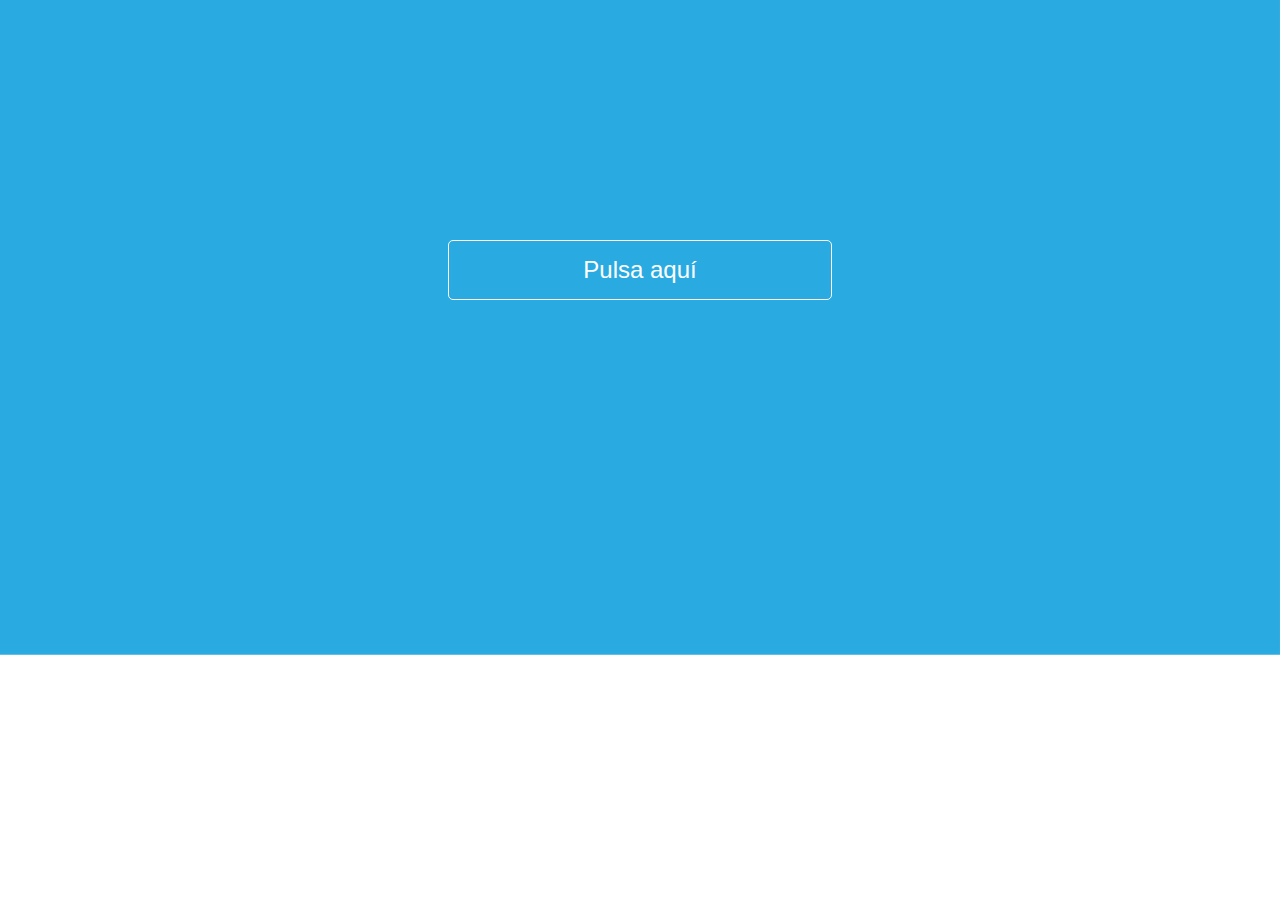
<file: Portada/website2/index.html>
<!DOCTYPE html>
<html lang="es">
<head>
    <meta charset="UTF-8">
    <meta http-equiv="X-UA-Compatible" content="IE=edge">
    <meta name="viewport" content="width=device-width, initial-scale=1.0">
    <title>Portada SVG</title>
    <link rel="stylesheet" href="main.css">
</head>
<body>

    <button id="cta">Pulsa aquí</button>
    
    <svg viewBox= "0 0 215 110"> 
              <polygon class="polymorph" points="215,110 0, 110 0, 0 47.7, 0 215, 0" />
     </svg>

     <div id="blip">
         <h1>Bien, esto es revelador...</h1>
         <p>En esta portada empleamos una imagen SVG creada con un editor de imagenes. Es un proceso bastante sencillo, siempre que sean imagenes simples.</p>
         <button id="cta2">Volver!</button><button id="inicio">Inicio</button><button id="seguir">Seguir</button>
    
        </div>

    
     <script src="js/anime.min.js"></script>
     <script src="js/app.js"></script>



</body>
</html>
</file>
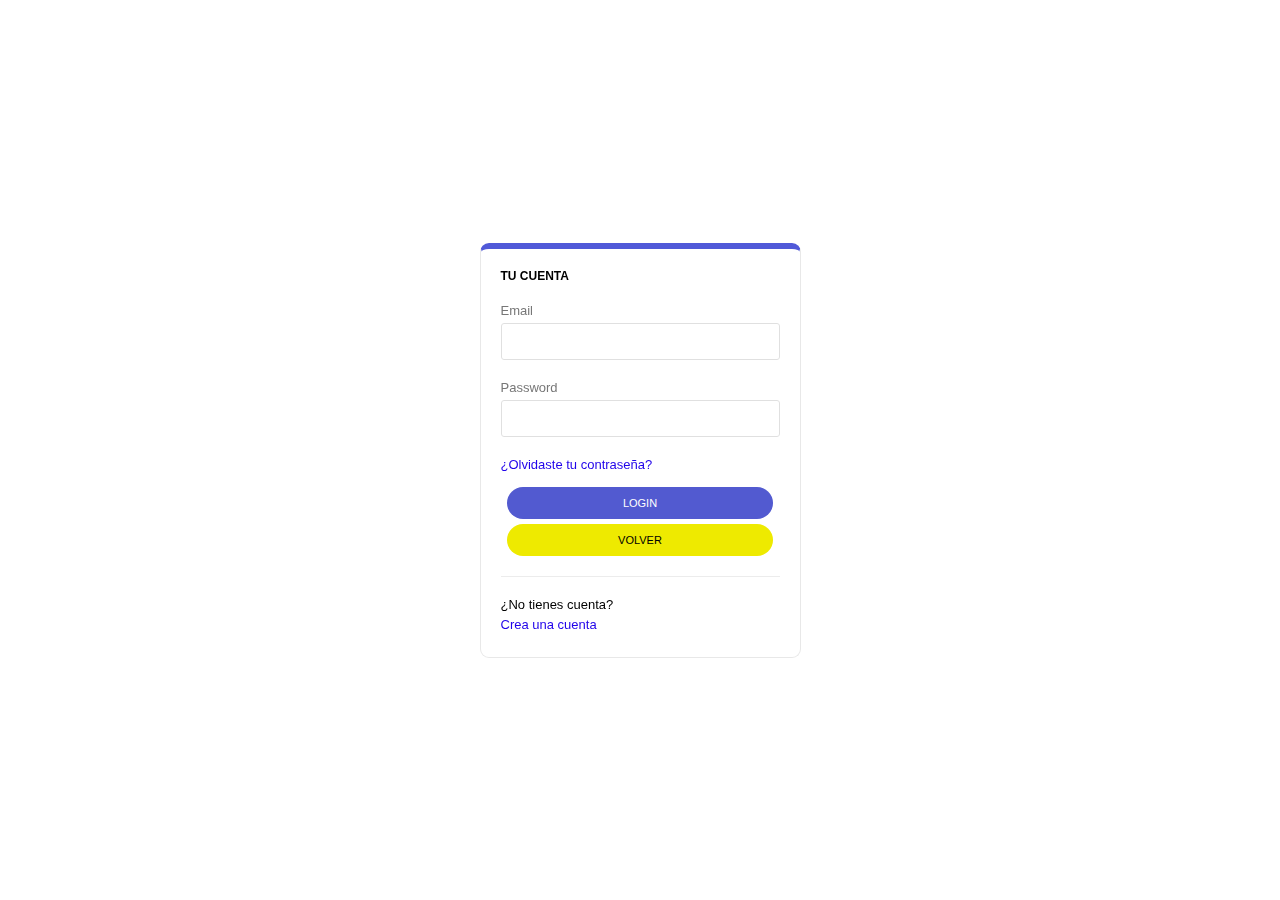
<file: Portada/website2/website/formulario/index.html>
<!DOCTYPE html>
<html lang="es">
<head>
  <meta charset="UTF-8">
  <script src="anime.js"></script>
  <link rel="stylesheet" href="main.css">
  <title>Login Form Animation</title>
</head>
<body>
  <div class="page">
    <div class="login-form" id="js-login-form">
      <p class="form-title">tu cuenta</p>
      <form action="javascript:void 0" onsubmit= "send()">
        <div class="form-group">
          <label for="">Email</label>
          <input type="text" id="js-email">
        </div>
        <div class="form-group">
          <label for="">Password</label>
          <input type="password" id="js-password">
        </div>
        <p class="forgot-password"><a href="">¿Olvidaste tu contraseña?</a></p>
        <div class="submit">
          <input type="submit" value="Login">
          <input type="text" id="volver" value="volver">
          <div class="spinner js-spinner"></div>
        </div>
      </form>
      <footer>
        <p>¿No tienes cuenta?</p>
        <p>
          <a href="">Crea una cuenta</a>
        </p>
      </footer>
    </div>
  </div>
  <script src="main.js"></script>
</body>
</html>
</file>
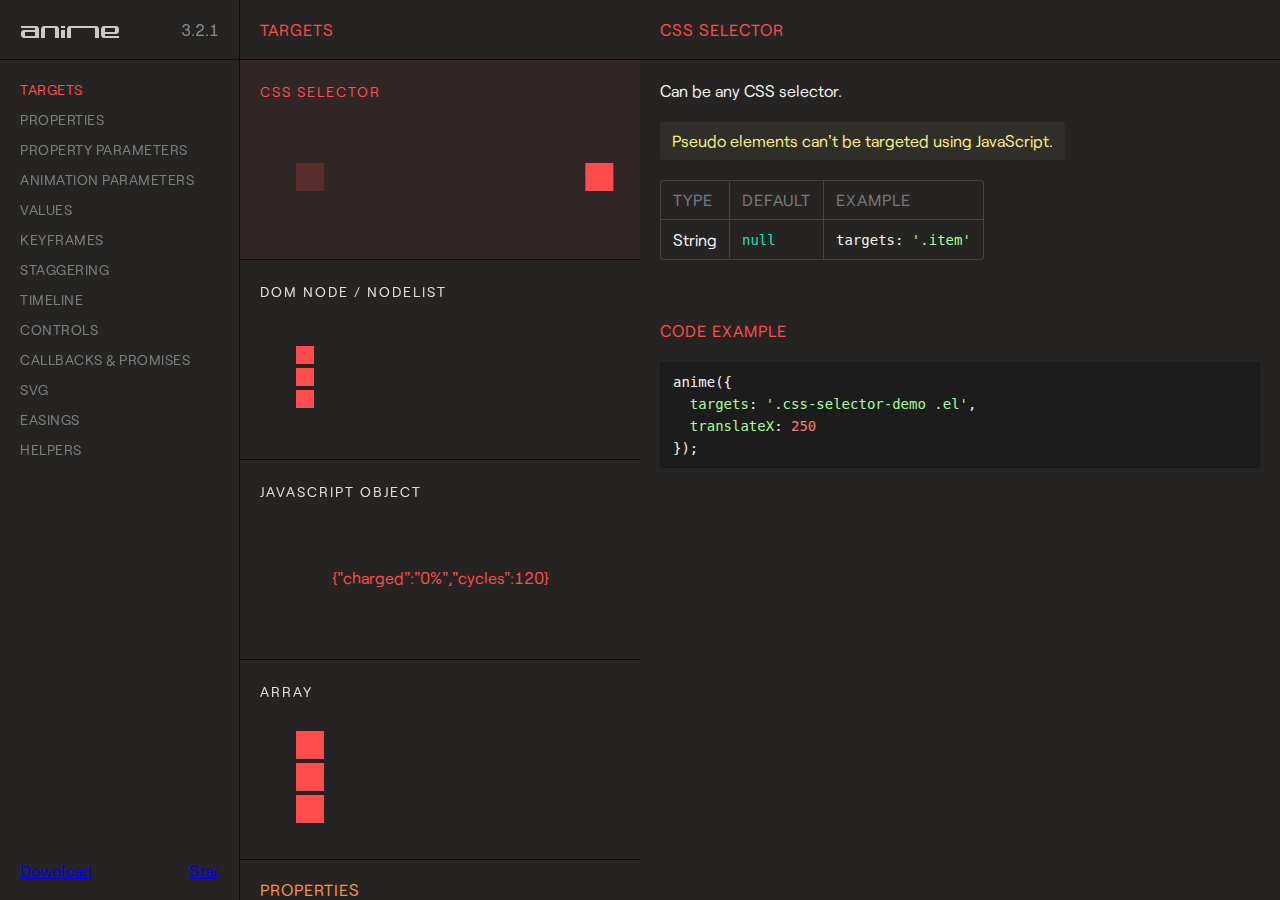
<file: Portada/website2/website/anime-master/documentation/index.html>
<!DOCTYPE html>
<html>
<head>
  <title>Documentation | anime.js</title>
  <meta charset="utf-8">
  <meta name="viewport" content="width=device-width, initial-scale=1, maximum-scale=1">

  <meta property="og:title" content="anime.js">
  <meta property="og:url" content="https://animejs.com">
  <meta property="og:description" content="Javascript animation engine">
  <meta property="og:image" content="https://animejs.com/documentation/assets/img/social-media-image.png">

  <meta name="twitter:card" content="summary_large_image">
  <meta name="twitter:site" content="@juliangarnier">
  <meta name="twitter:creator" content="@juliangarnier">
  <meta name="twitter:title" content="anime.js">
  <meta name="twitter:description" content="Javascript animation engine">
  <meta name="twitter:image" content="https://animejs.com/documentation/assets/img/social-media-image.png">

  <link rel="apple-touch-icon-precomposed" href="assets/img/apple-touch-icon.png">
  <link rel="icon" type="image/png" href="assets/img/favicon.png" >

  <link href="//cloud.typenetwork.com/projects/2160/fontface.css/" rel="stylesheet" type="text/css">

  <link href="assets/css/animejs.css" rel="stylesheet">
  <link href="assets/css/anime-theme.css" rel="stylesheet">
  <link href="assets/css/documentation.css" rel="stylesheet">

  <script src="../lib/anime.min.js"></script>
</head>
<body>
  <div class="content">
    <header class="header">
    <a class="logo" href="https://github.com/juliangarnier/anime/">
      <img class="anime-mini-logo" src="assets/img/anime-mini-logo.svg" />
      <span class="version-number"></span>
    </a>
    </header>
    <section class="pane sidebar">
      <nav class="navigation"></nav>
      <div class="sidebar-info">
        <a class="github-button" href="https://github.com/juliangarnier/anime/archive/master.zip" data-color-scheme="no-preference: dark; light: dark; dark: dark;" data-icon="octicon-cloud-download" aria-label="Download juliangarnier/anime on GitHub">Download</a>
        <a class="github-button" href="https://github.com/juliangarnier/anime" data-color-scheme="no-preference: dark; light: dark; dark: dark;" data-show-count="true" aria-label="Star juliangarnier/anime on GitHub">Star</a>
      </div>
    </section>
    <section class="pane demos">

<!-- TARGETS -->
<article id="targets" class="color-targets">
  <header>
    <h2 class="demos-title">Targets</h2>
  </header>

<div id="cssSelector" class="demo">
  <h3 class="demo-title">CSS Selector</h3>
  <div class="demo-description">
    <p>Can be any CSS selector.</p>
    <p class="bubble warning">Pseudo elements can't be targeted using JavaScript.</p>
    <table>
      <thead>
        <td>Type</td>
        <td>Default</td>
        <td>Example</td>
      </thead>
      <tr>
        <td>String</td>
        <td><code>null</code></td>
        <td><code>targets: '.item'</code></td>
      </tr>
    </table>
  </div>
  <div class="demo-content css-selector-demo">
    <div class="line">
      <div class="square shadow"></div>
      <div class="square el"></div>
    </div>
  </div>
  <script>var cssSelector = function() {
/*DEMO*/
anime({
  targets: '.css-selector-demo .el',
  translateX: 250
});
/*DEMO*/
}
  </script>

</div>

<div id="domNode" class="demo">
  <h3 class="demo-title">DOM Node / NodeList</h3>
  <div class="demo-description">
    <p>
      Can be any DOM Node or NodeList.
    </p>
    <table>
      <thead>
        <td>Type</td>
        <td>Default</td>
        <td>Example</td>
      </thead>
      <tr>
        <td>DOM Node</td>
        <td><code>null</code></td>
        <td><code>targets: el.querySelector('.item')</code></td>
      </tr>
      <tr>
        <td>NodeList</td>
        <td><code>null</code></td>
        <td><code>targets: el.querySelectorAll('.item')</code></td>
      </tr>
    </table>
  </div>
  <div class="demo-content dom-node-demo">
    <div class="line">
      <div class="small square shadow"></div>
      <div class="small square el"></div>
    </div>
    <div class="line">
      <div class="small square shadow"></div>
      <div class="small square el"></div>
    </div>
    <div class="line">
      <div class="small square shadow"></div>
      <div class="small square el"></div>
    </div>
  </div>
  <script>var domNode = function() {
/*DEMO*/
var elements = document.querySelectorAll('.dom-node-demo .el');

anime({
  targets: elements,
  translateX: 270
});
/*DEMO*/
}
  </script>
</div>

<div id="JSobject" class="demo">
  <h3 class="demo-title">JavaScript Object</h3>
  <div class="demo-description">
    <p>
      A JavaScript Object with at least one property containing a numerical value.
    </p>
    <table>
      <thead>
        <td>Type</td>
        <td>Default</td>
        <td>Example</td>
      </thead>
      <tr>
        <td>Object</td>
        <td><code>null</code></td>
        <td><code>targets: myObjectProp</code></td>
      </tr>
    </table>
  </div>
  <div class="demo-content">
    <pre class="battery-log">{"charged":"0%","cycles":120}</pre>
  </div>
  <script>var JSobject = function() {
/*DEMO*/
var logEl = document.querySelector('.battery-log');

var battery = {
  charged: '0%',
  cycles: 120
}

anime({
  targets: battery,
  charged: '100%',
  cycles: 130,
  round: 1,
  easing: 'linear',
  update: function() {
    logEl.innerHTML = JSON.stringify(battery);
  }
});
/*DEMO*/
}
  </script>
<script>
</script>
</div>

<div id="array" class="demo">
  <h3 class="demo-title">Array</h3>
  <div class="demo-description">
    <p>
      An array containing multiple targets.
    </p>
    <p class="bubble info">
      Accepts mixed types. E.g. <code>['.el', domNode, jsObject]</code>
    </p>
    <table>
      <thead>
        <td>Type</td>
        <td>Default</td>
        <td>Example</td>
      </thead>
      <tr>
        <td>Array</td>
        <td><code>null</code></td>
        <td><code>targets: ['.item', el.getElementById('#thing')]</code></td>
      </tr>
    </table>
  </div>
  <div class="demo-content mixed-array-demo">
    <div class="line">
      <div class="square shadow"></div>
      <div class="square el el-01"></div>
    </div>
    <div class="line">
      <div class="square shadow"></div>
      <div class="square el el-02"></div>
    </div>
    <div class="line">
      <div class="square shadow"></div>
      <div class="square el el-03"></div>
    </div>
  </div>
  <script>var array = function() {
/*DEMO*/
var el = document.querySelector('.mixed-array-demo .el-01');

anime({
  targets: [el, '.mixed-array-demo .el-02', '.mixed-array-demo .el-03'],
  translateX: 250
});
/*DEMO*/
}
  </script>

</div>

</article>
<!-- -->

<!-- ANIMATABLE PROPERTIES -->
<article id="properties" class="color-properties">
<header>
  <h2 class="demos-title">Properties</h2>
</header>

<div id="cssProperties" class="demo">
  <h3 class="demo-title">CSS Properties</h3>
  <div class="demo-description">
    <p>
      Any CSS properties can be animated.
    </p>
    <p class="bubble warning">
      Most CSS properties will cause layout changes or repaint, and will result in choppy animation.
      Prioritize opacity and CSS transforms as much as possible.
    </p>
    <p>More details about accepted values in the <a class="color-values" href="#unitlessValue">values</a> section.</p>
    <table>
      <thead>
        <td>Example</td>
        <td>value</td>
      </thead>
      <tr>
        <td><code>opacity</code></td>
        <td><code>.5</code></td>
      </tr>
      <tr>
        <td><code>left</code></td>
        <td><code>'100px'</code></td>
      </tr>
    </table>
  </div>
  <div class="demo-content css-prop-demo">
    <div class="large square shadow"></div>
    <div class="large square el"></div>
  </div>
  <script>var cssProperties = function() {
/*DEMO*/
anime({
  targets: '.css-prop-demo .el',
  left: '240px',
  backgroundColor: '#FFF',
  borderRadius: ['0%', '50%'],
  easing: 'easeInOutQuad'
});
/*DEMO*/
}
  </script>
</div>

<div id="CSStransforms" class="demo">
  <h3 class="demo-title">CSS Transforms</h3>
  <div class="demo-description">
    <p>
      Animate CSS transforms properties individually.
    </p>
    <p class="bubble info">
      It's possible to specify different timing for each transforms properties, more details in the <a class="color-prop-params" href="#specificPropParameters">specific property parameters</a> section.
    </p>
    <p>More details about accepted values in the <a class="color-values" href="#unitlessValue">values</a> section.</p>
    <table>
      <thead>
        <td>Valid properties</td>
        <td>Default unit</td>
      </thead>
      <tr><td><code>'translateX'</code></td><td><code>'px'</code></td></tr>
      <tr><td><code>'translateY'</code></td><td><code>'px'</code></td></tr>
      <tr><td><code>'translateZ'</code></td><td><code>'px'</code></td></tr>
      <tr><td><code>'rotate'</code></td><td><code>'deg'</code></td></tr>
      <tr><td><code>'rotateX'</code></td><td><code>'deg'</code></td></tr>
      <tr><td><code>'rotateY'</code></td><td><code>'deg'</code></td></tr>
      <tr><td><code>'rotateZ'</code></td><td><code>'deg'</code></td></tr>
      <tr><td><code>'scale'</code></td><td><code>—</code></td></tr>
      <tr><td><code>'scaleX'</code></td><td><code>—</code></td></tr>
      <tr><td><code>'scaleY'</code></td><td><code>—</code></td></tr>
      <tr><td><code>'scaleZ'</code></td><td><code>—</code></td></tr>
      <tr><td><code>'skew'</code></td><td><code>'deg'</code></td></tr>
      <tr><td><code>'skewX'</code></td><td><code>'deg'</code></td></tr>
      <tr><td><code>'skewY'</code></td><td><code>'deg'</code></td></tr>
      <tr><td><code>'perspective'</code></td><td><code>'px'</code></td></tr>
    </table>
  </div>
  <div class="demo-content css-transforms-demo">
    <div class="square shadow"></div>
    <div class="square el"></div>
  </div>
  <script>var CSStransforms = function() {
/*DEMO*/
anime({
  targets: '.css-transforms-demo .el',
  translateX: 250,
  scale: 2,
  rotate: '1turn'
});
/*DEMO*/
}
  </script>
</div>

<div id="JSobjProp" class="demo">
  <h3 class="demo-title">Object properties</h3>
  <div class="demo-description">
    <p>
      Any Object property containing a numerical value can be animated.<br>
      More details about accepted values in the <a class="color-values" href="#unitlessValue">values</a> section.
    </p>
    <table>
      <thead>
        <td>Example</td>
        <td>value</td>
      </thead>
      <tr>
        <td><code>prop1</code></td>
        <td><code>50</code></td>
      </tr>
      <tr>
        <td><code>'prop2'</code></td>
        <td><code>'100%'</code></td>
      </tr>
    </table>
  </div>
  <div class="demo-content">
    <pre class="js-object-log">{"prop1":0,"prop2":"0%"}</pre>
  </div>
  <script>var JSobjProp = function() {
/*DEMO*/
var objPropLogEl = document.querySelector('.js-object-log');

var myObject = {
  prop1: 0,
  prop2: '0%'
}

anime({
  targets: myObject,
  prop1: 50,
  prop2: '100%',
  easing: 'linear',
  round: 1,
  update: function() {
    objPropLogEl.innerHTML = JSON.stringify(myObject);
  }
});
/*DEMO*/
}
  </script>
</div>

<div id="domAttr" class="demo">
  <h3 class="demo-title">DOM Attributes</h3>
  <div class="demo-description">
    <p>
      Any DOM Attributes containing a numerical value can be animated.<br>
      More details about accepted values in the <a class="color-values" href="#unitlessValue">values</a> section.
    </p>
    <table>
      <thead>
        <td>Example</td>
        <td>value</td>
      </thead>
      <tr>
        <td><code>value</code></td>
        <td><code>1000</code></td>
      </tr>
      <tr>
        <td><code>volume</code></td>
        <td><code>0</code></td>
      </tr>
      <tr>
        <td><code>data-custom</code></td>
        <td><code>'3 dogs'</code></td>
      </tr>
    </table>
  </div>
  <div class="demo-content dom-attribute-demo">
    <input class="el text-output" value="0"></input>
  </div>
  <script>var domAttr = function() {
/*DEMO*/
anime({
  targets: '.dom-attribute-demo input',
  value: [0, 1000],
  round: 1,
  easing: 'easeInOutExpo'
});
/*DEMO*/
}
  </script>
</div>

<div id="svgAttr" class="demo">
  <h3 class="demo-title">SVG Attributes</h3>
  <div class="demo-description">
    <p>
      Like any other <a class="color-properties" href="#domAttr">DOM attributes</a>, all SVG attributes containing at least one numerical value can be animated.<br>
      More details about accepted values in the <a class="color-values" href="#unitlessValue">values</a> section and SVG animation in the <a class="color-svg" href="#motionPath">SVG</a> section.
    </p>
    <table>
      <thead>
        <td>Example</td>
        <td>value</td>
      </thead>
      <tr>
        <td><code>points</code></td>
        <td><code>'64 68.64 8.574 100 63.446 67.68 64 4 64.554 67.68 119.426 100'</code></td>
      </tr>
      <tr>
        <td><code>scale</code></td>
        <td><code>1</code></td>
      </tr>
      <tr>
        <td><code>baseFrequency</code></td>
        <td><code>0</code></td>
      </tr>
    </table>
  </div>
  <div class="demo-content align-center svg-attributes-demo">
<svg width="128" height="128" viewBox="0 0 128 128">
  <filter id="displacementFilter">
    <feTurbulence type="turbulence" baseFrequency=".05" numOctaves="2" result="turbulence"/>
    <feDisplacementMap in2="turbulence" in="SourceGraphic" scale="15" xChannelSelector="R" yChannelSelector="G"/>
  </filter>
  <polygon points="64 68.64 8.574 100 63.446 67.68 64 4 64.554 67.68 119.426 100" style="filter: url(#displacementFilter)" fill="currentColor"/>
</svg>
  </div>
  <script>var svgAttr = function() {
  // Needed to reset demo
  var polyEl = document.querySelector('.svg-attributes-demo polygon');
  var feTurbulenceEl = document.querySelector('feTurbulence');
  var feDisplacementMap = document.querySelector('feDisplacementMap');
  polyEl.setAttribute('points', '64 68.64 8.574 100 63.446 67.68 64 4 64.554 67.68 119.426 100');
  feTurbulenceEl.setAttribute('baseFrequency', '.05');
  feDisplacementMap.setAttribute('scale', '15');
/*DEMO*/
anime({
  targets: ['.svg-attributes-demo polygon', 'feTurbulence', 'feDisplacementMap'],
  points: '64 128 8.574 96 8.574 32 64 0 119.426 32 119.426 96',
  baseFrequency: 0,
  scale: 1,
  loop: true,
  direction: 'alternate',
  easing: 'easeInOutExpo'
});
/*DEMO*/
}
  </script>

</div>

</article>
<!-- -->

<!-- PROPERTY PARAMETERS -->
<article id="propertyParameters" class="color-prop-params">
  <header>
    <h2 class="demos-title">Property parameters</h2>
  </header>

<div id="duration" class="demo">
  <h3 class="demo-title">Duration</h3>
  <div class="demo-description">
    <p>
      Defines the duration in milliseconds of the animation.
    </p>
    <table>
      <thead>
        <td>Type</td>
        <td>Default</td>
        <td>Example</td>
      </thead>
      <tr>
        <td>Number</td>
        <td><code>1000</code></td>
        <td><code>3000</code></td>
      </tr>
      <tr>
        <td>anime.stagger</td>
        <td>See <a class="color-staggering" href="#staggeringBasics">staggering</a> section</td>
        <td><code>anime.stagger(150)</code></td>
      </tr>
      <tr>
        <td>Function</td>
        <td>See <a class="color-prop-params" href="#functionBasedParameters">function based parameters</a> section</td>
        <td><code>(el, i) => i * 150</code></td>
      </tr>
    </table>
  </div>
  <div class="demo-content duration-demo">
    <div class="label">3000 ms</div>
    <div class="square shadow"></div>
    <div class="square el"></div>
  </div>
  <script>var duration = function() {
/*DEMO*/
anime({
  targets: '.duration-demo .el',
  translateX: 250,
  duration: 3000
});
/*DEMO*/
}
  </script>
</div>

<div id="delay" class="demo">
  <h3 class="demo-title">Delay</h3>
  <div class="demo-description">
    <p>
      Defines the delay in milliseconds of the animation.
    </p>
    <table>
      <thead>
        <td>Type</td>
        <td>Default</td>
        <td>Example</td>
      </thead>
      <tr>
        <td>Number</td>
        <td><code>0</code></td>
        <td><code>1000</code></td>
      </tr>
      <tr>
        <td>anime.stagger</td>
        <td>See <a class="color-staggering" href="#staggeringBasics">staggering</a> section</td>
        <td><code>anime.stagger(150)</code></td>
      </tr>
      <tr>
        <td>Function</td>
        <td>See <a class="color-prop-params" href="#functionBasedParameters">function based parameters</a> section</td>
        <td><code>(el, i) => i * 150</code></td>
      </tr>
    </table>
  </div>
  <div class="demo-content delay-demo">
    <div class="label">1000 ms</div>
    <div class="square shadow"></div>
    <div class="square el"></div>
  </div>
  <script>var delay = function() {
/*DEMO*/
anime({
  targets: '.delay-demo .el',
  translateX: 250,
  delay: 1000
});
/*DEMO*/
}
  </script>
</div>

<div id="endDelay" class="demo">
  <h3 class="demo-title">end delay</h3>
  <div class="demo-description">
    <p>
      Adds some extra time in milliseconds at the end of the animation.
    </p>
    <table>
      <thead>
        <td>Type</td>
        <td>Default</td>
        <td>Example</td>
      </thead>
      <tr>
        <td>Number</td>
        <td><code>0</code></td>
        <td><code>1000</code></td>
      </tr>
      <tr>
        <td>anime.stagger</td>
        <td>See <a class="color-staggering" href="#staggeringBasics">staggering</a> section</td>
        <td><code>anime.stagger(150)</code></td>
      </tr>
      <tr>
        <td>Function</td>
        <td>See <a class="color-prop-params" href="#functionBasedParameters">function based parameters</a> section</td>
        <td><code>(el, i) => i * 150</code></td>
      </tr>
    </table>
  </div>
  <div class="demo-content end-delay-demo">
    <div class="label">1000 ms</div>
    <div class="square shadow"></div>
    <div class="square el"></div>
  </div>
  <script>var endDelay = function() {
/*DEMO*/
anime({
  targets: '.end-delay-demo .el',
  translateX: 250,
  endDelay: 1000,
  direction: 'alternate'
});
/*DEMO*/
}
  </script>

</div>

<div id="easing" class="demo">
  <h3 class="demo-title">Easing</h3>
  <div class="demo-description">
    <p>
      Defines the timing function of the animation.
    </p>
    <p class="bubble info">
      Check out the <a class="color-easings" href="#linearEasing">easings</a> section for a complete list of available easing and parameters.
    </p>
    <table>
      <thead>
        <td>Type</td>
        <td>Default</td>
        <td>Example</td>
      </thead>
      <tr>
        <td>String</td>
        <td><code>'easeOutElastic(1, .5)'</code></td>
        <td><code>easing: 'easeInOutQuad'</code></td>
      </tr>
    </table>
  </div>
  <div class="demo-content easing-demo">
    <div class="label">easeInOutExpo</div>
    <div class="square shadow"></div>
    <div class="square el"></div>
  </div>
  <script>var easing = function() {
/*DEMO*/
anime({
  targets: '.easing-demo .el',
  translateX: 250,
  easing: 'easeInOutExpo'
});
/*DEMO*/
}
  </script>

</div>

<div id="round" class="demo">
  <h3 class="demo-title">Round</h3>
  <div class="demo-description">
    <p>
      Rounds up the value to x decimals.
    </p>
    <table>
      <thead>
        <td>Type</td>
        <td>Default</td>
        <td>Example</td>
      </thead>
      <tr>
        <td>Number</td>
        <td><code>0</code></td>
        <td><code>round: 10</code></td>
      </tr>
    </table>
  </div>
  <div class="demo-content">
    <pre class="round-log">0</pre>
  </div>
  <script>var round = function() {
/*DEMO*/
var roundLogEl = document.querySelector('.round-log');

anime({
  targets: roundLogEl,
  innerHTML: [0, 10000],
  easing: 'linear',
  round: 10 // Will round the animated value to 1 decimal
});
/*DEMO*/
}
  </script>
</div>

<div id="specificPropParameters" class="demo">
  <h3 class="demo-title">Specific property parameters</h3>
  <div class="demo-description">
    <p>
      Defines specific parameters to each property of the animation using an Object as value.<br>
      Other properties that aren't specified in the Object are inheritted from the main animation.
    </p>
    <table>
      <thead>
        <td>Type</td>
        <td>Example</td>
      </thead>
      <tr>
        <td>Object</td>
<td><code>rotate: {
  value: 360,
  duration: 1800,
  easing: 'easeInOutSine'
}</code></td>
      </tr>
    </table>
  </div>
  <div class="demo-content specific-prop-params-demo">
    <div class="square shadow"></div>
    <div class="square el"></div>
  </div>
  <script>var specificPropParameters = function() {
/*DEMO*/
anime({
  targets: '.specific-prop-params-demo .el',
  translateX: {
    value: 250,
    duration: 800
  },
  rotate: {
    value: 360,
    duration: 1800,
    easing: 'easeInOutSine'
  },
  scale: {
    value: 2,
    duration: 1600,
    delay: 800,
    easing: 'easeInOutQuart'
  },
  delay: 250 // All properties except 'scale' inherit 250ms delay
});
/*DEMO*/
}
  </script>

</div>

<div id="functionBasedParameters" class="demo">
  <h3 class="demo-title">Function based parameters</h3>
  <div class="demo-description">
    <p>
      Get different values for every target and property of the animation.
    </p>
    <p>
      The function accepts 3 arguments:
    </p>
    <table>
      <thead>
        <td>Arguments</td>
        <td>Infos</td>
      </thead>
      <tr>
        <td><code>target</code></td>
        <td>The curent animated targeted element</td>
      </tr>
      <tr>
        <td><code>index</code></td>
        <td>The index of the animated targeted element</td>
      </tr>
      <tr>
        <td><code>targetsLength</code></td>
        <td>The total number of animated targets</td>
      </tr>
    </table>
    <p class="bubble info">
      See <a class="color-staggering" href="#staggeringBasics">staggering</a> section for easier values manipulation.
    </p>
  </div>
  <div class="demo-content function-based-params-demo">
    <div class="line">
      <div class="small label">delay = 0 * 100</div>
      <div class="small square shadow"></div>
      <div class="small square el"></div>
    </div>
    <div class="line">
      <div class="small label">delay = 1 * 100</div>
      <div class="small square shadow"></div>
      <div class="small square el"></div>
    </div>
    <div class="line">
      <div class="small label">delay = 2 * 100</div>
      <div class="small square shadow"></div>
      <div class="small square el"></div>
    </div>
  </div>
  <script>var functionBasedParameters = function() {
/*DEMO*/
anime({
  targets: '.function-based-params-demo .el',
  translateX: 270,
  direction: 'alternate',
  loop: true,
  delay: function(el, i, l) {
    return i * 100;
  },
  endDelay: function(el, i, l) {
    return (l - i) * 100;
  }
});
/*DEMO*/
}
  </script>

</div>

</article>
<!-- -->

<!-- ANIMATION PARAMETERS -->
<article id="animationParameters" class="color-anim-params">
  <header>
    <h2 class="demos-title">Animation parameters</h2>
  </header>

<div id="direction" class="demo">
  <h3 class="demo-title">Direction</h3>
  <div class="demo-description">
    <p>
      Defines the direction of the animation.
    </p>
    <table>
      <thead>
        <td>Accepts</td>
        <td>Infos</td>
      </thead>
      <tr>
        <td><code>'normal'</code></td>
        <td>Animation progress goes from 0 to 100%</td>
      </tr>
      <tr>
        <td><code>'reverse'</code></td>
        <td>Animation progress goes from 100% to 0%</td>
      </tr>
      <tr>
        <td><code>'alternate'</code></td>
        <td>Animation progress goes from 0% to 100% then goes back to 0%</td>
      </tr>
    </table>
  </div>
  <div class="demo-content">
    <div class="line">
      <div class="label">normal</div>
      <div class="square shadow"></div>
      <div class="square el dir-normal"></div>
    </div>
    <div class="line">
      <div class="label">reverse</div>
      <div class="square shadow"></div>
      <div class="square el dir-reverse"></div>
    </div>
    <div class="line">
      <div class="label">alternate</div>
      <div class="square shadow"></div>
      <div class="square el dir-alternate"></div>
    </div>
  </div>
  <script>var direction = function() {
/*DEMO*/
anime({
  targets: '.dir-normal',
  translateX: 250,
  easing: 'easeInOutSine'
});

anime({
  targets: '.dir-reverse',
  translateX: 250,
  direction: 'reverse',
  easing: 'easeInOutSine'
});

anime({
  targets: '.dir-alternate',
  translateX: 250,
  direction: 'alternate',
  easing: 'easeInOutSine'
});
/*DEMO*/
}
  </script>

</div>

<div id="loop" class="demo">
  <h3 class="demo-title">Loop</h3>
  <div class="demo-description">
    <p>
      Defines the number of iterations of your animation.
    </p>
    <table>
      <thead>
        <td>Accepts</td>
        <td>Infos</td>
      </thead>
      <tr>
        <td><code>Number</code></td>
        <td>The number of iterations</td>
      </tr>
      <tr>
        <td><code>true</code></td>
        <td>Loop indefinitely</td>
      </tr>
    </table>
  </div>
  <div class="demo-content">
    <div class="line">
      <div class="small label">normal 3 times</div>
      <div class="small square shadow"></div>
      <div class="small square el loop"></div>
    </div>
    <div class="line">
      <div class="small label">reverse 3 times</div>
      <div class="small square shadow"></div>
      <div class="small square el loop-reverse"></div>
    </div>
    <div class="line">
      <div class="small label">alternate 3 times</div>
      <div class="small square shadow"></div>
      <div class="small square el loop-alternate"></div>
    </div>
    <div class="line">
      <div class="small label">normal inifinite</div>
      <div class="small square shadow"></div>
      <div class="small square el loop-infinity"></div>
    </div>
    <div class="line">
      <div class="small label">inifinite reverse</div>
      <div class="small square shadow"></div>
      <div class="small square el loop-reverse-infinity"></div>
    </div>
    <div class="line">
      <div class="small label">inifinite alternate</div>
      <div class="small square shadow"></div>
      <div class="small square el loop-alternate-infinity"></div>
    </div>
  </div>
  <script>var loop = function() {
/*DEMO*/
anime({
  targets: '.loop',
  translateX: 270,
  loop: 3,
  easing: 'easeInOutSine'
});

anime({
  targets: '.loop-infinity',
  translateX: 270,
  loop: true,
  easing: 'easeInOutSine'
});

anime({
  targets: '.loop-reverse',
  translateX: 270,
  loop: 3,
  direction: 'reverse',
  easing: 'easeInOutSine'
});

anime({
  targets: '.loop-reverse-infinity',
  translateX: 270,
  direction: 'reverse',
  loop: true,
  easing: 'easeInOutSine'
});

anime({
  targets: '.loop-alternate',
  translateX: 270,
  loop: 3,
  direction: 'alternate',
  easing: 'easeInOutSine'
});

anime({
  targets: '.loop-alternate-infinity',
  translateX: 270,
  direction: 'alternate',
  loop: true,
  easing: 'easeInOutSine'
});
/*DEMO*/
}
  </script>
</div>

<div id="autoplay" class="demo">
  <h3 class="demo-title">Autoplay</h3>
  <div class="demo-description">
    <p>
      Defines if the animation should automatically starts or not.
    </p>
    <table>
      <thead>
        <td>Accepts</td>
        <td>Infos</td>
      </thead>
      <tr>
        <td><code>true</code></td>
        <td>Automatically starts the animation</td>
      </tr>
      <tr>
        <td><code>false</code></td>
        <td>Animation is paused by default</td>
      </tr>
    </table>
  </div>
  <div class="demo-content">
    <div class="line">
      <div class="label">autoplay: true</div>
      <div class="square shadow"></div>
      <div class="square el autoplay-true"></div>
    </div>
    <div class="line">
      <div class="label">autoplay: false</div>
      <div class="square shadow"></div>
      <div class="square el autoplay-false"></div>
    </div>
  </div>
  <script>var autoplay = function() {
/*DEMO*/
anime({
  targets: '.autoplay-true',
  translateX: 250,
  autoplay: true,
  easing: 'easeInOutSine'
});

anime({
  targets: '.autoplay-false',
  translateX: 250,
  autoplay: false,
  easing: 'easeInOutSine'
});
/*DEMO*/
}
  </script>
</div>

</article>
<!-- -->

<!-- VALUES -->
<article id="values" class="color-values">
<header>
  <h2 class="demos-title">Values</h2>
</header>

<div id="unitlessValue" class="demo">
  <h3 class="demo-title">Unitless</h3>
  <div class="demo-description">
    <p>
      If the original value has a unit, it will be automatically added to the animated value.
    </p>
    <table>
      <thead>
        <td>Type</td>
        <td>Example</td>
      </thead>
      <tr>
        <td>Number</td>
        <td><code>translateX: 250</code></td>
      </tr>
    </table>
  </div>
  <div class="demo-content unitless-values-demo">
    <div class="circle shadow"></div>
    <div class="circle el"></div>
  </div>
  <script>var unitlessValue = function() {
/*DEMO*/
anime({
  targets: '.unitless-values-demo .el',
  translateX: 250, // -> '250px'
  rotate: 540 // -> '540deg'
});
/*DEMO*/
}
  </script>

</div>

<div id="specificUnitValue" class="demo">
  <h3 class="demo-title">Specific unit</h3>
  <div class="demo-description">
    <p>
      Forces the animation to use a certain unit and will automatically convert the initial target value.
    </p>
    <p class="bubble warning">
      Conversion accuracy can vary depending of the unit used.<br>
      You can also define the initial value of the animation directly using an array, see the <a href="#fromToValues" class="color-values">from to values</a> section.
    </p>
    <table>
      <thead>
        <td>Type</td>
        <td>Example</td>
      </thead>
      <tr>
        <td>String</td>
        <td><code>width: '100%'</code></td>
      </tr>
    </table>
  </div>
  <div class="demo-content specific-unit-values-demo">
    <div class="square shadow"></div>
    <div class="square el"></div>
  </div>
  <script>var specificUnitValue = function() {
/*DEMO*/
anime({
  targets: '.specific-unit-values-demo .el',
  width: '100%', // -> from '28px' to '100%',
  easing: 'easeInOutQuad',
  direction: 'alternate',
  loop: true
});
/*DEMO*/
}
  </script>

</div>

<div id="relativeValues" class="demo">
  <h3 class="demo-title">Relative</h3>
  <div class="demo-description">
    <p>
      Adds, substracts or multiplies the original value.
    </p>
    <table>
      <thead>
        <td>Accepts</td>
        <td>Effect</td>
        <td>Example</td>
      </thead>
      <tr>
        <td><code>'+='</code></td>
        <td>Add</td>
        <td><code>'+=100'</code></td>
      </tr>
      <tr>
        <td><code>'-='</code></td>
        <td>Substract</td>
        <td><code>'-=2turn'</code></td>
      </tr>
      <tr>
        <td><code>'*='</code></td>
        <td>Multiply</td>
        <td><code>'*=10'</code></td>
      </tr>
    </table>
  </div>
  <div class="demo-content">
    <div class="circle shadow"></div>
    <div class="circle el relative-values"></div>
  </div>
  <script>var relativeValues = function() {
/*DEMO*/
var relativeEl = document.querySelector('.el.relative-values');
relativeEl.style.transform = 'translateX(100px)';

anime({
  targets: '.el.relative-values',
  translateX: {
    value: '*=2.5', // 100px * 2.5 = '250px'
    duration: 1000
  },
  width: {
    value: '-=20px', // 28 - 20 = '8px'
    duration: 1800,
    easing: 'easeInOutSine'
  },
  rotate: {
    value: '+=2turn', // 0 + 2 = '2turn'
    duration: 1800,
    easing: 'easeInOutSine'
  },
  direction: 'alternate'
});
/*DEMO*/
}
  </script>

</div>

<div id="colors" class="demo">
  <h3 class="demo-title">Colors</h3>
  <div class="demo-description">
    <p>
      <i>anime.js</i> accepts and converts Hexadecimal, RGB, RGBA, HSL, and HSLA color values.
    </p>
    <p class="bubble warning">
      CSS color codes ( e.g. : <code>'red', 'yellow', 'aqua'</code> ) are not supported.
    </p>
    <table>
      <thead>
        <td>Accepts</td>
        <td>Example</td>
      </thead>
      <tr>
        <td>Hexadecimal</td>
        <td><code>'#FFF'</code> or <code>'#FFFFFF'</code></td>
      </tr>
      <tr>
        <td>RGB</td>
        <td><code>'rgb(255, 255, 255)'</code></td>
      </tr>
      <tr>
        <td>RGBA</td>
        <td><code>'rgba(255, 255, 255, .2)'</code></td>
      </tr>
      <tr>
        <td>HSL</td>
        <td><code>'hsl(0, 100%, 100%)'</code></td>
      </tr>
      <tr>
        <td>HSLA</td>
        <td><code>'hsla(0, 100%, 100%, .2)'</code></td>
      </tr>
    </table>
  </div>
  <div class="demo-content colors-demo">
    <div class="line">
      <div class="small label">HEX</div>
      <div class="small circle shadow"></div>
      <div class="small circle el color-hex"></div>
    </div>
    <div class="line">
      <div class="small label">RGB</div>
      <div class="small circle shadow"></div>
      <div class="small circle el color-rgb"></div>
    </div>
    <div class="line">
      <div class="small label">HSL</div>
      <div class="small circle shadow"></div>
      <div class="small circle el color-hsl"></div>
    </div>
    <div class="line">
      <div class="small label">RGBA</div>
      <div class="small circle shadow"></div>
      <div class="small circle el color-rgba"></div>
    </div>
    <div class="line">
      <div class="small label">HSLA</div>
      <div class="small circle shadow"></div>
      <div class="small circle el color-hsla"></div>
    </div>
  </div>
  <script>var colors = function() {
/*DEMO*/
var colorsExamples = anime.timeline({
  endDelay: 1000,
  easing: 'easeInOutQuad',
  direction: 'alternate',
  loop: true
})
.add({ targets: '.color-hex',  background: '#FFF' }, 0)
.add({ targets: '.color-rgb',  background: 'rgb(255,255,255)' }, 0)
.add({ targets: '.color-hsl',  background: 'hsl(0, 100%, 100%)' }, 0)
.add({ targets: '.color-rgba', background: 'rgba(255,255,255, .2)' }, 0)
.add({ targets: '.color-hsla', background: 'hsla(0, 100%, 100%, .2)' }, 0)
.add({ targets: '.colors-demo .el', translateX: 270 }, 0);
/*DEMO*/
}
  </script>

</div>

<div id="fromToValues" class="demo">
  <h3 class="demo-title">From To</h3>
  <div class="demo-description">
    <p>
      Forces the animation to start at a specified value.
    </p>
    <table>
      <thead>
        <td>Type</td>
        <td>Example</td>
      </thead>
      <tr>
        <td><code>Array</code></td>
        <td><code>['50%', '100%']</code></td>
      </tr>
    </table>
  </div>
  <div class="demo-content">
    <div class="circle shadow"></div>
    <div class="circle el from-to-values"></div>
  </div>
  <script>var fromToValues = function() {
/*DEMO*/
anime({
  targets: '.el.from-to-values',
  translateX: [100, 250], // from 100 to 250
  delay: 500,
  direction: 'alternate',
  loop: true
});
/*DEMO*/
}
  </script>

</div>

<div id="functionBasedPropVal" class="demo">
  <h3 class="demo-title">Function based values</h3>
  <div class="demo-description">
    <p>
      Get different values for every target and property of the animation.
    </p>
    <p>
      The function accepts 3 arguments:
    </p>
    <table>
      <thead>
        <td>Arguments</td>
        <td>Infos</td>
      </thead>
      <tr>
        <td><code>target</code></td>
        <td>The curently animated targeted element</td>
      </tr>
      <tr>
        <td><code>index</code></td>
        <td>The index of the animated targeted element</td>
      </tr>
      <tr>
        <td><code>targetsLength</code></td>
        <td>The total number of animated targets</td>
      </tr>
    </table>
  </div>
  <div class="demo-content function-based-values-demo">
    <div class="line">
      <div class="small circle shadow"></div>
      <div data-x="170" class="small circle el"></div>
    </div>
    <div class="line">
      <div class="small circle shadow"></div>
      <div data-x="80" class="small circle el"></div>
    </div>
    <div class="line">
      <div class="small circle shadow"></div>
      <div data-x="270" class="small circle el"></div>
    </div>
  </div>
  <script>var functionBasedPropVal = function() {
/*DEMO*/
anime({
  targets: '.function-based-values-demo .el',
  translateX: function(el) {
    return el.getAttribute('data-x');
  },
  translateY: function(el, i) {
    return 50 + (-50 * i);
  },
  scale: function(el, i, l) {
    return (l - i) + .25;
  },
  rotate: function() { return anime.random(-360, 360); },
  borderRadius: function() { return ['50%', anime.random(10, 35) + '%']; },
  duration: function() { return anime.random(1200, 1800); },
  delay: function() { return anime.random(0, 400); },
  direction: 'alternate',
  loop: true
});
/*DEMO*/
}
  </script>

</div>

</article>
<!-- -->

<!-- KEYFRAMES -->
<article id="keyframes" class="color-keyframes">
<header>
  <h2 class="demos-title">Keyframes</h2>
</header>

<div id="animationKeyframes" class="demo">
  <h3 class="demo-title">Animation keyframes</h3>
  <div class="demo-description">
    <p>
      Animation keyframes are defined using an Array, within the <code>keyframes</code> property.
    </p>
    <p class="bubble info">
      If there is no duration specified inside the keyframes, each keyframe duration will be equal to the animation's total duration divided by the number of keyframes.
    </p>
    <table>
      <thead>
        <td>Type</td>
        <td>Example</td>
      </thead>
      <tr>
        <td><code>Array</code></td>
        <td><code>[
  {value: 100, easing: 'easeOutExpo'},
  {value: 200, delay: 500},
  {value: 300, duration: 1000}
]</code></td>
      </tr>
    </table>
  </div>
  <div class="demo-content animation-keyframes-demo">
    <div class="circle shadow"></div>
    <div class="circle el keyframes"></div>
  </div>
  <script>var animationKeyframes = function() {
/*DEMO*/
anime({
  targets: '.animation-keyframes-demo .el',
  keyframes: [
    {translateY: -40},
    {translateX: 250},
    {translateY: 40},
    {translateX: 0},
    {translateY: 0}
  ],
  duration: 4000,
  easing: 'easeOutElastic(1, .8)',
  loop: true
});
/*DEMO*/
}
  </script>
</div>

<div id="propertyKeyframes" class="demo">
  <h3 class="demo-title">Property keyframes</h3>
  <div class="demo-description">
    <p>
      Similar to <a class="color-keyframes" href="#animationKeyframes">animation keyframes</a>, property keyframes are defined using an Array of property Object. Property keyframes allow overlapping animations since each property have its own keyframes array.
    </p>
    <p class="bubble info">
      If there is no duration specified inside the keyframes, each keyframe duration will be equal to the animation's total duration divided by the number of keyframes.
    </p>
    <table>
      <thead>
        <td>Type</td>
        <td>Example</td>
      </thead>
      <tr>
        <td><code>Array</code></td>
        <td><code>[
  {value: 100, easing: 'easeOutExpo'},
  {value: 200, delay: 500},
  {value: 300, duration: 1000}
]</code></td>
      </tr>
    </table>
  </div>
  <div class="demo-content property-keyframes-demo">
    <div class="circle shadow"></div>
    <div class="circle el keyframes"></div>
  </div>
  <script>var propertyKeyframes = function() {
/*DEMO*/
anime({
  targets: '.property-keyframes-demo .el',
  translateX: [
    { value: 250, duration: 1000, delay: 500 },
    { value: 0, duration: 1000, delay: 500 }
  ],
  translateY: [
    { value: -40, duration: 500 },
    { value: 40, duration: 500, delay: 1000 },
    { value: 0, duration: 500, delay: 1000 }
  ],
  scaleX: [
    { value: 4, duration: 100, delay: 500, easing: 'easeOutExpo' },
    { value: 1, duration: 900 },
    { value: 4, duration: 100, delay: 500, easing: 'easeOutExpo' },
    { value: 1, duration: 900 }
  ],
  scaleY: [
    { value: [1.75, 1], duration: 500 },
    { value: 2, duration: 50, delay: 1000, easing: 'easeOutExpo' },
    { value: 1, duration: 450 },
    { value: 1.75, duration: 50, delay: 1000, easing: 'easeOutExpo' },
    { value: 1, duration: 450 }
  ],
  easing: 'easeOutElastic(1, .8)',
  loop: true
});
/*DEMO*/
}
  </script>
</div>

</article>
<!-- -->

<!-- STAGGERING -->
<article id="staggering" class="color-staggering">
<header>
  <h2 class="demos-title">Staggering</h2>
</header>

<div id="staggeringBasics" class="demo">
  <h3 class="demo-title">Staggering basics</h3>
  <div class="demo-description">
    <p>
      Staggering allows you to animate multiple elements with <a href="https://en.wikipedia.org/wiki/Follow_through_and_overlapping_action">follow through and overlapping action</a>.
    </p>
    <pre><code>anime.stagger(value, options)</code></pre>
    <table>
      <thead>
        <td>Arguments</td>
        <td>Type</td>
        <td>Info</td>
        <td>Required</td>
      </thead>
      <tr>
        <td>Value</td>
        <td><code>Number</code>, <code>String</code>, <code>Array</code></td>
        <td>The manipulated value(s)</td>
        <td>Yes</td>
      </tr>
      <tr>
        <td>Options</td>
        <td><code>Object</code></td>
        <td>Stagger parameters</td>
        <td>No</td>
      </tr>
    </table>
  </div>
  <div class="demo-content basic-staggering-demo">
    <div class="line">
      <div class="label">delay = (100 * 0) ms</div>
      <div class="small square shadow"></div>
      <div class="small square el"></div>
    </div>
    <div class="line">
      <div class="label">delay = (100 * 1) ms</div>
      <div class="small square shadow"></div>
      <div class="small square el"></div>
    </div>
    <div class="line">
      <div class="label">delay = (100 * 2) ms</div>
      <div class="small square shadow"></div>
      <div class="small square el"></div>
    </div>
    <div class="line">
      <div class="label">delay = (100 * 3) ms</div>
      <div class="small square shadow"></div>
      <div class="small square el"></div>
    </div>
    <div class="line">
      <div class="label">delay = (100 * 4) ms</div>
      <div class="small square shadow"></div>
      <div class="small square el"></div>
    </div>
    <div class="line">
      <div class="label">delay = (100 * 5) ms</div>
      <div class="small square shadow"></div>
      <div class="small square el"></div>
    </div>
  </div>
  <script>var staggeringBasics = function() {
/*DEMO*/
anime({
  targets: '.basic-staggering-demo .el',
  translateX: 270,
  delay: anime.stagger(100) // increase delay by 100ms for each elements.
});
/*DEMO*/
}
  </script>
</div>

<div id="staggeringStartValue" class="demo">
  <h3 class="demo-title">Start value</h3>
  <div class="demo-description">
    <p>
      Starts the staggering effect from a specific value.
    </p>
    <pre><code>anime.stagger(value, {start: startValue})</code></pre>
    <table>
      <thead>
        <td>Types</td>
        <td>Info</td>
      </thead>
      <tr>
        <td><code>Number</code>, <code>String</code>
        <td>Same as propety values, see <a href="#unitlessValue" class="color-values">values section</a></td>
      </tr>
    </table>
  </div>
  <div class="demo-content staggering-start-value-demo">
    <div class="line">
      <div class="label">delay = 500 + (100 * 0) ms</div>
      <div class="small square shadow"></div>
      <div class="small square el"></div>
    </div>
    <div class="line">
      <div class="label">delay = 500 + (100 * 1) ms</div>
      <div class="small square shadow"></div>
      <div class="small square el"></div>
    </div>
    <div class="line">
      <div class="label">delay = 500 + (100 * 2) ms</div>
      <div class="small square shadow"></div>
      <div class="small square el"></div>
    </div>
    <div class="line">
      <div class="label">delay = 500 + (100 * 3) ms</div>
      <div class="small square shadow"></div>
      <div class="small square el"></div>
    </div>
    <div class="line">
      <div class="label">delay = 500 + (100 * 4) ms</div>
      <div class="small square shadow"></div>
      <div class="small square el"></div>
    </div>
    <div class="line">
      <div class="label">delay = 500 + (100 * 5) ms</div>
      <div class="small square shadow"></div>
      <div class="small square el"></div>
    </div>
  </div>
  <script>var staggeringStartValue = function() {
/*DEMO*/
anime({
  targets: '.staggering-start-value-demo .el',
  translateX: 270,
  delay: anime.stagger(100, {start: 500}) // delay starts at 500ms then increase by 100ms for each elements.
});
/*DEMO*/
}
  </script>
</div>

<div id="rangeValueStaggering" class="demo">
  <h3 class="demo-title">Range value</h3>
  <div class="demo-description">
    <p>
      Distributes evenly values between two numbers.
    </p>
    <pre><code>anime.stagger([startValue, endValue])</code></pre>
    <table>
      <thead>
        <td>Type</td>
        <td>Info</td>
      </thead>
      <tr>
        <td><code>'easingName'</code></td>
        <td>All valid easing names are accepted, see <a href="#easings" class="color-easings">easings section</a></td>
      </tr>
      <tr>
        <td><code>function(i)</code></td>
        <td>Custom easing function, see <a href="#customEasing" class="color-easings">custom easings section</a></td>
      </tr>
    </table>
  </div>
  <div class="demo-content range-value-staggering-demo">
    <div class="line">
      <div class="label">rotate = -360 + ((360 - (-360)) / 5) * 0</div>
      <div class="small square shadow"></div>
      <div class="small square el"></div>
    </div>
    <div class="line">
      <div class="label">rotate = -360 + ((360 - (-360)) / 5) * 1</div>
      <div class="small square shadow"></div>
      <div class="small square el"></div>
    </div>
    <div class="line">
      <div class="label">rotate = -360 + ((360 - (-360)) / 5) * 2</div>
      <div class="small square shadow"></div>
      <div class="small square el"></div>
    </div>
    <div class="line">
      <div class="label">rotate = -360 + ((360 - (-360)) / 5) * 3</div>
      <div class="small square shadow"></div>
      <div class="small square el"></div>
    </div>
    <div class="line">
      <div class="label">rotate = -360 + ((360 - (-360)) / 5) * 4</div>
      <div class="small square shadow"></div>
      <div class="small square el"></div>
    </div>
    <div class="line">
      <div class="label">rotate = -360 + ((360 - (-360)) / 5) * 5</div>
      <div class="small square shadow"></div>
      <div class="small square el"></div>
    </div>
  </div>
  <script>var rangeValueStaggering = function() {
/*DEMO*/
anime({
  targets: '.range-value-staggering-demo .el',
  translateX: 270,
  rotate: anime.stagger([-360, 360]), // rotation will be distributed from -360deg to 360deg evenly between all elements
  easing: 'easeInOutQuad'
});
/*DEMO*/
}
  </script>
</div>

<div id="staggeringFrom" class="demo">
  <h3 class="demo-title">From value</h3>
  <div class="demo-description">
    <p>
      Starts the stagger effect from a specific position.
    </p>
    <pre><code>anime.stagger(value, {from: startingPosition})</code></pre>
    <table>
      <thead>
        <td>Options</td>
        <td>Type</td>
        <td>Info</td>
      </thead>
      <tr>
        <td><code>'first'</code> (default)</td>
        <td><code>'string'</code></td>
        <td>Start the effect from the first element</td>
      </tr>
      <tr>
        <td><code>'last'</code></td>
        <td><code>'string'</code></td>
        <td>Start the effect from the last element</td>
      </tr>
      <tr>
        <td><code>'center'</code></td>
        <td><code>'string'</code></td>
        <td>Start the effect from the center</td>
      </tr>
      <tr>
        <td><code>index</code></td>
        <td><code>number</code></td>
        <td>Start the effect from the specified index</td>
      </tr>
    </table>
  </div>
  <div class="demo-content staggering-from-demo">
    <div class="line">
      <div class="small square shadow"></div>
      <div class="small square el"></div>
    </div>
    <div class="line">
      <div class="small square shadow"></div>
      <div class="small square el"></div>
    </div>
    <div class="line">
      <div class="small square shadow"></div>
      <div class="small square el"></div>
    </div>
    <div class="line">
      <div class="small square shadow"></div>
      <div class="small square el"></div>
    </div>
    <div class="line">
      <div class="small square shadow"></div>
      <div class="small square el"></div>
    </div>
    <div class="line">
      <div class="small square shadow"></div>
      <div class="small square el"></div>
    </div>
  </div>
  <script>var staggeringFrom = function() {
/*DEMO*/
anime({
  targets: '.staggering-from-demo .el',
  translateX: 270,
  delay: anime.stagger(100, {from: 'center'})
});
/*DEMO*/
}
  </script>
</div>

<div id="staggeringDirection" class="demo">
  <h3 class="demo-title">Direction</h3>
  <div class="demo-description">
    <p>
      Changes the order in which the stagger operates.
    </p>
    <pre><code>anime.stagger(value, {direction: 'reverse'})</code></pre>
    <table>
      <thead>
        <td>Options</td>
        <td>Info</td>
      </thead>
      <tr>
        <td><code>'normal'</code> (default)</td>
        <td>Normal staggering, from the first element to the last</td>
      </tr>
      <tr>
        <td><code>'reverse'</code></td>
        <td>Reversed staggering, from the last element to the first</td>
      </tr>
    </table>
  </div>
  <div class="demo-content staggering-direction-demo">
    <div class="line">
      <div class="small square shadow"></div>
      <div class="small square el"></div>
    </div>
    <div class="line">
      <div class="small square shadow"></div>
      <div class="small square el"></div>
    </div>
    <div class="line">
      <div class="small square shadow"></div>
      <div class="small square el"></div>
    </div>
    <div class="line">
      <div class="small square shadow"></div>
      <div class="small square el"></div>
    </div>
    <div class="line">
      <div class="small square shadow"></div>
      <div class="small square el"></div>
    </div>
    <div class="line">
      <div class="small square shadow"></div>
      <div class="small square el"></div>
    </div>
  </div>
  <script>var staggeringDirection = function() {
/*DEMO*/
anime({
  targets: '.staggering-direction-demo .el',
  translateX: 270,
  delay: anime.stagger(100, {direction: 'reverse'})
});
/*DEMO*/
}
  </script>
</div>

<div id="staggeringEasing" class="demo">
  <h3 class="demo-title">Easing</h3>
  <div class="demo-description">
    <p>
      Stagger values using an easing function.
    </p>
    <pre><code>anime.stagger(value, {easing: 'easingName'})</code></pre>
    <table>
      <thead>
        <td>Type</td>
        <td>Info</td>
      </thead>
      <tr>
        <td><code>'string'</code></td>
        <td>All valid <a href="#easings" class="color-easings">easing names</a> are accepted</td>
      </tr>
      <tr>
        <td><code>function(i)</code></td>
        <td>Use your own <a href="#customEasing" class="color-easings">custom easings function</a></td>
      </tr>
    </table>
  </div>
  <div class="demo-content staggering-easing-demo">
    <div class="line">
      <div class="small square shadow"></div>
      <div class="small square el"></div>
    </div>
    <div class="line">
      <div class="small square shadow"></div>
      <div class="small square el"></div>
    </div>
    <div class="line">
      <div class="small square shadow"></div>
      <div class="small square el"></div>
    </div>
    <div class="line">
      <div class="small square shadow"></div>
      <div class="small square el"></div>
    </div>
    <div class="line">
      <div class="small square shadow"></div>
      <div class="small square el"></div>
    </div>
    <div class="line">
      <div class="small square shadow"></div>
      <div class="small square el"></div>
    </div>
  </div>
  <script>var staggeringEasing = function() {
/*DEMO*/
anime({
  targets: '.staggering-easing-demo .el',
  translateX: 270,
  delay: anime.stagger(300, {easing: 'easeOutQuad'})
});
/*DEMO*/
}
  </script>
</div>

<div id="gridStaggering" class="demo">
  <h3 class="demo-title">Grid</h3>
  <div class="demo-description">
    <p>
      Staggering values based a 2D array that allow "ripple" effects.
    </p>
    <pre><code>anime.stagger(value, {grid: [rows, columns]})</code></pre>
    <table>
      <thead>
        <td>Type</td>
        <td>Info</td>
      </thead>
      <tr>
        <td><code>array</code></td>
        <td>A 2 items array, the first value is the number of rows, the second the number of columns</td>
      </tr>
    </table>
  </div>
  <div class="demo-content staggering-grid-demo">
    <div class="grid">
      <div class="small square el"></div>
      <div class="small square el"></div>
      <div class="small square el"></div>
      <div class="small square el"></div>
      <div class="small square el"></div>
      <div class="small square el"></div>
      <div class="small square el"></div>
      <div class="small square el"></div>
      <div class="small square el"></div>
      <div class="small square el"></div>
      <div class="small square el"></div>
      <div class="small square el"></div>
      <div class="small square el"></div>
      <div class="small square el"></div>
      <div class="small square el"></div>
      <div class="small square el"></div>
      <div class="small square el"></div>
      <div class="small square el"></div>
      <div class="small square el"></div>
      <div class="small square el"></div>
      <div class="small square el"></div>
      <div class="small square el"></div>
      <div class="small square el"></div>
      <div class="small square el"></div>
      <div class="small square el"></div>
      <div class="small square el"></div>
      <div class="small square el"></div>
      <div class="small square el"></div>
      <div class="small square el"></div>
      <div class="small square el"></div>
      <div class="small square el"></div>
      <div class="small square el"></div>
      <div class="small square el"></div>
      <div class="small square el"></div>
      <div class="small square el"></div>
      <div class="small square el"></div>
      <div class="small square el"></div>
      <div class="small square el"></div>
      <div class="small square el"></div>
      <div class="small square el"></div>
      <div class="small square el"></div>
      <div class="small square el"></div>
      <div class="small square el"></div>
      <div class="small square el"></div>
      <div class="small square el"></div>
      <div class="small square el"></div>
      <div class="small square el"></div>
      <div class="small square el"></div>
      <div class="small square el"></div>
      <div class="small square el"></div>
      <div class="small square el"></div>
      <div class="small square el"></div>
      <div class="small square el"></div>
      <div class="small square el"></div>
      <div class="small square el"></div>
      <div class="small square el"></div>
      <div class="small square el"></div>
      <div class="small square el"></div>
      <div class="small square el"></div>
      <div class="small square el"></div>
      <div class="small square el"></div>
      <div class="small square el"></div>
      <div class="small square el"></div>
      <div class="small square el"></div>
      <div class="small square el"></div>
      <div class="small square el"></div>
      <div class="small square el"></div>
      <div class="small square el"></div>
      <div class="small square el"></div>
      <div class="small square el"></div>
    </div>
    <div class="grid shadow">
      <div class="small square"></div>
      <div class="small square"></div>
      <div class="small square"></div>
      <div class="small square"></div>
      <div class="small square"></div>
      <div class="small square"></div>
      <div class="small square"></div>
      <div class="small square"></div>
      <div class="small square"></div>
      <div class="small square"></div>
      <div class="small square"></div>
      <div class="small square"></div>
      <div class="small square"></div>
      <div class="small square"></div>
      <div class="small square"></div>
      <div class="small square"></div>
      <div class="small square"></div>
      <div class="small square"></div>
      <div class="small square"></div>
      <div class="small square"></div>
      <div class="small square"></div>
      <div class="small square"></div>
      <div class="small square"></div>
      <div class="small square"></div>
      <div class="small square"></div>
      <div class="small square"></div>
      <div class="small square"></div>
      <div class="small square"></div>
      <div class="small square"></div>
      <div class="small square"></div>
      <div class="small square"></div>
      <div class="small square"></div>
      <div class="small square"></div>
      <div class="small square"></div>
      <div class="small square"></div>
      <div class="small square"></div>
      <div class="small square"></div>
      <div class="small square"></div>
      <div class="small square"></div>
      <div class="small square"></div>
      <div class="small square"></div>
      <div class="small square"></div>
      <div class="small square"></div>
      <div class="small square"></div>
      <div class="small square"></div>
      <div class="small square"></div>
      <div class="small square"></div>
      <div class="small square"></div>
      <div class="small square"></div>
      <div class="small square"></div>
      <div class="small square"></div>
      <div class="small square"></div>
      <div class="small square"></div>
      <div class="small square"></div>
      <div class="small square"></div>
      <div class="small square"></div>
      <div class="small square"></div>
      <div class="small square"></div>
      <div class="small square"></div>
      <div class="small square"></div>
      <div class="small square"></div>
      <div class="small square"></div>
      <div class="small square"></div>
      <div class="small square"></div>
      <div class="small square"></div>
      <div class="small square"></div>
      <div class="small square"></div>
      <div class="small square"></div>
      <div class="small square"></div>
      <div class="small square"></div>
    </div>
  </div>
  <script>var gridStaggering = function() {
/*DEMO*/
anime({
  targets: '.staggering-grid-demo .el',
  scale: [
    {value: .1, easing: 'easeOutSine', duration: 500},
    {value: 1, easing: 'easeInOutQuad', duration: 1200}
  ],
  delay: anime.stagger(200, {grid: [14, 5], from: 'center'})
});
/*DEMO*/
}
  </script>
</div>

<div id="gridAxisStaggering" class="demo">
  <h3 class="demo-title">Axis</h3>
  <div class="demo-description">
    <p>
      Forces the direction of a <a href="#gridStaggering" class="color-staggering">grid starrering</a> effect.
    </p>
    <pre><code>anime.stagger(value, {grid: [rows, columns], axis: 'x'})</code></pre>
    <table>
      <thead>
        <td>Parameters</td>
        <td>Info</td>
      </thead>
      <tr>
        <td><code>'x'</code></td>
        <td>Follows the x axis</td>
      </tr>
      <tr>
        <td><code>'y'</code></td>
        <td>Follows the y axis</td>
      </tr>
    </table>
  </div>
  <div class="demo-content staggering-axis-grid-demo">
    <div class="grid">
      <div class="small square el"></div>
      <div class="small square el"></div>
      <div class="small square el"></div>
      <div class="small square el"></div>
      <div class="small square el"></div>
      <div class="small square el"></div>
      <div class="small square el"></div>
      <div class="small square el"></div>
      <div class="small square el"></div>
      <div class="small square el"></div>
      <div class="small square el"></div>
      <div class="small square el"></div>
      <div class="small square el"></div>
      <div class="small square el"></div>
      <div class="small square el"></div>
      <div class="small square el"></div>
      <div class="small square el"></div>
      <div class="small square el"></div>
      <div class="small square el"></div>
      <div class="small square el"></div>
      <div class="small square el"></div>
      <div class="small square el"></div>
      <div class="small square el"></div>
      <div class="small square el"></div>
      <div class="small square el"></div>
      <div class="small square el"></div>
      <div class="small square el"></div>
      <div class="small square el"></div>
      <div class="small square el"></div>
      <div class="small square el"></div>
      <div class="small square el"></div>
      <div class="small square el"></div>
      <div class="small square el"></div>
      <div class="small square el"></div>
      <div class="small square el"></div>
      <div class="small square el"></div>
      <div class="small square el"></div>
      <div class="small square el"></div>
      <div class="small square el"></div>
      <div class="small square el"></div>
      <div class="small square el"></div>
      <div class="small square el"></div>
      <div class="small square el"></div>
      <div class="small square el"></div>
      <div class="small square el"></div>
      <div class="small square el"></div>
      <div class="small square el"></div>
      <div class="small square el"></div>
      <div class="small square el"></div>
      <div class="small square el"></div>
      <div class="small square el"></div>
      <div class="small square el"></div>
      <div class="small square el"></div>
      <div class="small square el"></div>
      <div class="small square el"></div>
      <div class="small square el"></div>
      <div class="small square el"></div>
      <div class="small square el"></div>
      <div class="small square el"></div>
      <div class="small square el"></div>
      <div class="small square el"></div>
      <div class="small square el"></div>
      <div class="small square el"></div>
      <div class="small square el"></div>
      <div class="small square el"></div>
      <div class="small square el"></div>
      <div class="small square el"></div>
      <div class="small square el"></div>
      <div class="small square el"></div>
      <div class="small square el"></div>
    </div>
    <div class="grid shadow">
      <div class="small square"></div>
      <div class="small square"></div>
      <div class="small square"></div>
      <div class="small square"></div>
      <div class="small square"></div>
      <div class="small square"></div>
      <div class="small square"></div>
      <div class="small square"></div>
      <div class="small square"></div>
      <div class="small square"></div>
      <div class="small square"></div>
      <div class="small square"></div>
      <div class="small square"></div>
      <div class="small square"></div>
      <div class="small square"></div>
      <div class="small square"></div>
      <div class="small square"></div>
      <div class="small square"></div>
      <div class="small square"></div>
      <div class="small square"></div>
      <div class="small square"></div>
      <div class="small square"></div>
      <div class="small square"></div>
      <div class="small square"></div>
      <div class="small square"></div>
      <div class="small square"></div>
      <div class="small square"></div>
      <div class="small square"></div>
      <div class="small square"></div>
      <div class="small square"></div>
      <div class="small square"></div>
      <div class="small square"></div>
      <div class="small square"></div>
      <div class="small square"></div>
      <div class="small square"></div>
      <div class="small square"></div>
      <div class="small square"></div>
      <div class="small square"></div>
      <div class="small square"></div>
      <div class="small square"></div>
      <div class="small square"></div>
      <div class="small square"></div>
      <div class="small square"></div>
      <div class="small square"></div>
      <div class="small square"></div>
      <div class="small square"></div>
      <div class="small square"></div>
      <div class="small square"></div>
      <div class="small square"></div>
      <div class="small square"></div>
      <div class="small square"></div>
      <div class="small square"></div>
      <div class="small square"></div>
      <div class="small square"></div>
      <div class="small square"></div>
      <div class="small square"></div>
      <div class="small square"></div>
      <div class="small square"></div>
      <div class="small square"></div>
      <div class="small square"></div>
      <div class="small square"></div>
      <div class="small square"></div>
      <div class="small square"></div>
      <div class="small square"></div>
      <div class="small square"></div>
      <div class="small square"></div>
      <div class="small square"></div>
      <div class="small square"></div>
      <div class="small square"></div>
      <div class="small square"></div>
    </div>
  </div>
  <script>var gridAxisStaggering = function() {
/*DEMO*/
anime({
  targets: '.staggering-axis-grid-demo .el',
  translateX: anime.stagger(10, {grid: [14, 5], from: 'center', axis: 'x'}),
  translateY: anime.stagger(10, {grid: [14, 5], from: 'center', axis: 'y'}),
  rotateZ: anime.stagger([0, 90], {grid: [14, 5], from: 'center', axis: 'x'}),
  delay: anime.stagger(200, {grid: [14, 5], from: 'center'}),
  easing: 'easeInOutQuad'
});
/*DEMO*/
}
  </script>
</div>

</article>
<!-- -->

<!-- TIMELINE -->
<article id="timeline" class="color-tl">
<header>
  <h2 class="demos-title">Timeline</h2>
</header>

<div id="timelineBasics" class="demo">
  <h3 class="demo-title">Timeline basics</h3>
  <div class="demo-description">
    <p>
      Timelines let you synchronise multiple animations together.<br>
      By default each animation added to the timeline starts after the previous animation ends.
    </p>
    <p>
      Creating a timeline:
    </p>
<pre><code>var myTimeline = anime.timeline(parameters);</code></pre>
    <table>
      <thead>
        <td>Argument</td>
        <td>Type</td>
        <td>Info</td>
        <td>Required</td>
      </thead>
      <tr>
        <td><code>parameters</code></td>
        <td><code>Object</code></td>
        <td>The default parameters of the timeline inherited by children</td>
        <td>No</td>
      </tr>
    </table>
    <p>
      Adding animations to a timeline:
    </p>
<pre><code>myTimeline.add(parameters, offset);</code></pre>
    <table>
      <thead>
        <td>Argument</td>
        <td>Types</td>
        <td>Info</td>
        <td>Required</td>
      </thead>
      <tr>
        <td><code>parameters</code></td>
        <td><code>Object</code></td>
        <td>The child animation parameters, override the timeline default parameters</td>
        <td>Yes</td>
      </tr>
      <tr>
        <td><code>time offset</code></td>
        <td><code>String</code> or <code>Number</code></td>
        <td>Check out the <a class="color-tl" href="#timelineOffsets">Timeline offsets</a> section</td>
        <td>No</td>
      </tr>
    </table>
  </div>
  <div class="demo-content basic-timeline-demo">
    <div class="line">
      <div class="square shadow"></div>
      <div class="square el"></div>
    </div>
    <div class="line">
      <div class="circle shadow"></div>
      <div class="circle el"></div>
    </div>
    <div class="line">
      <div class="triangle shadow"></div>
      <div class="triangle el"></div>
    </div>
  </div>
  <script>var timelineBasics = function() {
/*DEMO*/
// Create a timeline with default parameters
var tl = anime.timeline({
  easing: 'easeOutExpo',
  duration: 750
});

// Add children
tl
.add({
  targets: '.basic-timeline-demo .el.square',
  translateX: 250,
})
.add({
  targets: '.basic-timeline-demo .el.circle',
  translateX: 250,
})
.add({
  targets: '.basic-timeline-demo .el.triangle',
  translateX: 250,
});

/*DEMO*/
}
  </script>

</div>

<div id="timelineOffsets" class="demo">
  <h3 class="demo-title">Time Offsets</h3>
  <div class="demo-description">
    <p>
      Time offsets can be specified with a second optional parameter using the timeline <code>.add()</code> function. It defines when a animation starts in the timeline, if no offset is specifed, the animation will starts after the previous animation ends.<br>
      An offset can be relative to the last animation or absolute to the whole timeline.
    </p>
    <table>
      <thead>
        <td>Type</td>
        <td>Offset</td>
        <td>Example</td>
        <td>Infos</td>
      </thead>
      <tr>
        <td>String</td>
        <td><code>'+='</code></td>
        <td><code>'+=200'</code></td>
        <td>Starts 200ms after the previous animation ends</td>
      </tr>
      <tr>
        <td>String</td>
        <td><code>'-='</code></td>
        <td><code>'-=200'</code></td>
        <td>Starts 200ms before the previous animation ends</td>
      </tr>
      <tr>
        <td>Number</td>
        <td><code>Number</code></td>
        <td><code>100</code></td>
        <td>Starts at 100ms, reagardless of the animtion position in the timeline</td>
      </tr>
    </table>
  </div>
  <div class="demo-content offsets-demo">
    <div class="line">
      <div class="label">no offset</div>
      <div class="square shadow"></div>
      <div class="square el"></div>
    </div>
    <div class="line">
      <div class="label">relative offset ('-=600')</div>
      <div class="circle shadow"></div>
      <div class="circle el"></div>
    </div>
    <div class="line">
      <div class="label">absolute offset (400)</div>
      <div class="triangle shadow"></div>
      <div class="triangle el"></div>
    </div>
  </div>
  <script>var timelineOffsets = function() {
/*DEMO*/
// Create a timeline with default parameters
var tl = anime.timeline({
  easing: 'easeOutExpo',
  duration: 750
});

tl
.add({
  targets: '.offsets-demo .el.square',
  translateX: 250,
})
.add({
  targets: '.offsets-demo .el.circle',
  translateX: 250,
}, '-=600') // relative offset
.add({
  targets: '.offsets-demo .el.triangle',
  translateX: 250,
}, 400); // absolute offset

/*DEMO*/
}
  </script>
</div>

<div id="TLParamsInheritance" class="demo">
  <h3 class="demo-title">Parameters inheritance</h3>
  <div class="demo-description">
    <p>
      Parameters set in the parent timeline instance will be inherited by all the children.
    </p>
    <table>
      <thead>
        <td>Parameters that can be inherited</td>
      </thead>
      <tr>
        <td><code>targets</code></td>
      </tr>
      <tr>
        <td><code>duration</code></td>
      </tr>
      <tr>
        <td><code>delay</code></td>
      </tr>
      <tr>
        <td><code>endDelay</code></td>
      </tr>
      <tr>
        <td><code>round</code></td>
      </tr>
    </table>
  </div>
  <div class="demo-content params-inheritance-demo">
    <div class="line">
      <div class="square shadow"></div>
      <div class="square el"></div>
    </div>
    <div class="line">
      <div class="circle shadow"></div>
      <div class="circle el"></div>
    </div>
    <div class="line">
      <div class="triangle shadow"></div>
      <div class="triangle el"></div>
    </div>
  </div>
  <script>var TLParamsInheritance = function() {
/*DEMO*/
var tl = anime.timeline({
  targets: '.params-inheritance-demo .el',
  delay: function(el, i) { return i * 200 },
  duration: 500,
  easing: 'easeOutExpo',
  direction: 'alternate',
  loop: true
});

tl
.add({
  translateX: 250,
  // override the easing parameter
  easing: 'spring',
})
.add({
  opacity: .5,
  scale: 2
})
.add({
  // override the targets parameter
  targets: '.params-inheritance-demo .el.triangle',
  rotate: 180
})
.add({
  translateX: 0,
  scale: 1
});
/*DEMO*/
}
  </script>

</div>

</article>
<!-- -->

<!-- CONTROLS -->
<article id="controls" class="color-controls">
<header>
  <h2 class="demos-title">Controls</h2>
</header>

<div id="playPause" class="demo">
  <h3 class="demo-title">Play / Pause</h3>
  <div class="demo-description">
    <p>Plays a paused animation, or starts the animation if the <code>autoplay</code> parameters is set to <code>false</code>.</p>
    <pre><code>animation.play();</code></pre>
    <p>Pauses a running animation.</p>
    <pre><code>animation.pause();</code></pre>
  </div>
  <div class="demo-content play-pause-demo">
    <div class="line">
      <div class="small square shadow"></div>
      <div class="small square el"></div>
    </div>
    <div class="line">
      <div class="small square shadow"></div>
      <div class="small square el"></div>
    </div>
    <div class="line">
      <div class="small square shadow"></div>
      <div class="small square el"></div>
    </div>
    <div class="line controls">
      <button class="play">Play</button>
      <button class="pause">Pause</button>
    </div>
  </div>
  <script>var playPause = function() {
/*DEMO*/
var animation = anime({
  targets: '.play-pause-demo .el',
  translateX: 270,
  delay: function(el, i) { return i * 100; },
  direction: 'alternate',
  loop: true,
  autoplay: false,
  easing: 'easeInOutSine'
});

document.querySelector('.play-pause-demo .play').onclick = animation.play;
document.querySelector('.play-pause-demo .pause').onclick = animation.pause;
/*DEMO*/
}

</script>
</div>

<div id="restartAnim" class="demo">
  <h3 class="demo-title">Restart</h3>
  <div class="demo-description">
    <p>Restarts an animation from its initial values.</p>
    <pre><code>animation.restart();</code></pre>
  </div>
  <div class="demo-content restart-demo">
    <div class="line">
      <div class="small square shadow"></div>
      <div class="small square el"></div>
    </div>
    <div class="line">
      <div class="small square shadow"></div>
      <div class="small square el"></div>
    </div>
    <div class="line">
      <div class="small square shadow"></div>
      <div class="small square el"></div>
    </div>
    <div class="line controls">
      <button class="restart">Restart</button>
    </div>
  </div>
  <script>var restartAnim = function() {
/*DEMO*/
var animation = anime({
  targets: '.restart-demo .el',
  translateX: 250,
  delay: function(el, i) { return i * 100; },
  direction: 'alternate',
  loop: true,
  easing: 'easeInOutSine'
});

document.querySelector('.restart-demo .restart').onclick = animation.restart;
/*DEMO*/
}
  </script>

</div>

<div id="reverseAnim" class="demo">
  <h3 class="demo-title">Reverse</h3>
  <div class="demo-description">
    <p>Reverses the direction of an animation.</p>
    <pre><code>animation.reverse();</code></pre>
  </div>
  <div class="demo-content reverse-anim-demo">
    <div class="line">
      <div class="small square shadow"></div>
      <div class="small square el"></div>
    </div>
    <div class="line">
      <div class="small square shadow"></div>
      <div class="small square el"></div>
    </div>
    <div class="line">
      <div class="small square shadow"></div>
      <div class="small square el"></div>
    </div>
    <div class="line controls">
      <button class="reverse">Reverse</button>
    </div>
  </div>
  <script>var reverseAnim = function() {
/*DEMO*/
var animation = anime({
  targets: '.reverse-anim-demo .el',
  translateX: 270,
  loop: true,
  delay: function(el, i) { return i * 200; },
  easing: 'easeInOutSine'
});

document.querySelector('.reverse-anim-demo .reverse').onclick = animation.reverse;
/*DEMO*/
}
  </script>

</div>

<div id="seekAnim" class="demo">
  <h3 class="demo-title">Seek</h3>
  <div class="demo-description">
    <p>Jump to a specific time (in milliseconds).</p>
    <pre><code>animation.seek(timeStamp);</code></pre>
    <p>Can also be used to control an animation while scrolling.</p>
    <pre><code>animation.seek((scrollPercent / 100) * animation.duration);</code></pre>
  </div>
  <div class="demo-content seek-anim-demo">
    <div class="line">
      <div class="small square shadow"></div>
      <div class="small square el"></div>
    </div>
    <div class="line">
      <div class="small square shadow"></div>
      <div class="small square el"></div>
    </div>
    <div class="line">
      <div class="small square shadow"></div>
      <div class="small square el"></div>
    </div>
    <div class="line controls">
      <input class="progress" step=".001" type="range" min="0" max="100" value="0"></input>
    </div>
  </div>
  <script>var seekAnim = function() {
/*DEMO*/
var animation = anime({
  targets: '.seek-anim-demo .el',
  translateX: 270,
  delay: function(el, i) { return i * 100; },
  elasticity: 200,
  easing: 'easeInOutSine',
  autoplay: false
});

var seekProgressEl = document.querySelector('.seek-anim-demo .progress');
seekProgressEl.oninput = function() {
  animation.seek(animation.duration * (seekProgressEl.value / 100));
};
/*DEMO*/
}
  </script>

</div>

<div id="TLcontrols" class="demo">
  <h3 class="demo-title">Timeline controls</h3>
  <div class="demo-description">
    <p>Timelines can be controled like any other <i>anime.js</i> instance.</p>
<pre><code>timeline.play();
timeline.pause();
timeline.restart();
timeline.seek(timeStamp);
</code></pre>
  </div>
  <div class="demo-content timeline-controls-demo">
    <div class="line">
      <div class="small square shadow"></div>
      <div class="small square el"></div>
    </div>
    <div class="line">
      <div class="small circle shadow"></div>
      <div class="small circle el"></div>
    </div>
    <div class="line">
      <div class="small triangle shadow"></div>
      <div class="small triangle el"></div>
    </div>
    <div class="line controls">
      <button class="play">Play</button>
      <button class="pause">Pause</button>
      <button class="restart">Restart</button>
      <input class="progress" step=".001" type="range" min="0" max="100" value="0"></input>
    </div>
  </div>
  <script>var TLcontrols = function() {
/*DEMO*/
var controlsProgressEl = document.querySelector('.timeline-controls-demo .progress');

var tl = anime.timeline({
  direction: 'alternate',
  loop: true,
  duration: 500,
  easing: 'easeInOutSine',
  update: function(anim) {
    controlsProgressEl.value = tl.progress;
  }
});

tl
.add({
  targets: '.timeline-controls-demo .square.el',
  translateX: 270,
})
.add({
  targets: '.timeline-controls-demo .circle.el',
  translateX: 270,
}, '-=100')
.add({
  targets: '.timeline-controls-demo .triangle.el',
  translateX: 270,
}, '-=100');

document.querySelector('.timeline-controls-demo .play').onclick = tl.play;
document.querySelector('.timeline-controls-demo .pause').onclick = tl.pause;
document.querySelector('.timeline-controls-demo .restart').onclick = tl.restart;

controlsProgressEl.addEventListener('input', function() {
  tl.seek(tl.duration * (controlsProgressEl.value / 100));
});
/*DEMO*/
}
  </script>

</div>

</article>
<!-- -->

<!-- CALLBACKS -->
<article id="callbacks" class="color-callbacks">
<header>
  <h2 class="demos-title">Callbacks & Promises</h2>
</header>

<div id="update" class="demo">
  <h3 class="demo-title">Update</h3>
  <div class="demo-description">
    <p>
      Callback triggered on every frame as soon as the animation starts playing.
    </p>
    <table>
      <thead>
        <td>Type</td>
        <td>Parameters</td>
        <td>Info</td>
      </thead>
      <tr>
        <td>Function</td>
        <td>animation</td>
        <td>Return the current animation Object</td>
      </tr>
    </table>
  </div>
  <div class="demo-content update-demo">
    <div class="logs">
      <input class="log progress-log"></input>
      <input class="log update-log"></input>
    </div>
    <div class="circle shadow"></div>
    <div class="circle el"></div>
  </div>
  <script>var update = function() {

var updateLogEl = document.querySelector('.update-demo .update-log');
var progressLogEl = document.querySelector('.update-demo .progress-log');

/*DEMO*/
var updates = 0;

anime({
  targets: '.update-demo .el',
  translateX: 270,
  delay: 1000,
  direction: 'alternate',
  loop: 3,
  easing: 'easeInOutCirc',
  update: function(anim) {
    updates++;
    progressLogEl.value = 'progress : '+Math.round(anim.progress)+'%';
    updateLogEl.value = 'updates : '+updates;
  }
});
/*DEMO*/
}
  </script>
</div>

<div id="beginComplete" class="demo">
  <h3 class="demo-title">Begin & Complete</h3>
  <div class="demo-description">
      <p><code>begin()</code> callback is triggered once, when the animation starts playing.</p>
      <p><code>complete()</code> callback is triggered once, when the animation is completed.</p>
      <p class="bubble info">Both <code>begin()</code> and <code>complete()</code> callbacks are called if the animation's <code>duration</code> is <code>0</code>.</p>
    <table>
      <thead>
        <td>Type</td>
        <td>Parameters</td>
        <td>Info</td>
      </thead>
      <tr>
        <td>Function</td>
        <td>animation</td>
        <td>Return the current animation Object</td>
      </tr>
    </table>
  </div>
  <div class="demo-content begin-complete-demo">
    <div class="logs">
      <input class="log progress-log"></input>
      <input class="log begin-log" value=""></input>
      <input class="log complete-log" value=""></input>
    </div>
    <div class="large circle shadow"></div>
    <div class="large circle el"></div>
  </div>
  <script>var beginComplete = function() {

var beginLogEl = document.querySelector('.begin-complete-demo .begin-log');
var completeLogEl = document.querySelector('.begin-complete-demo .complete-log');
var progressLogEl = document.querySelector('.begin-complete-demo .progress-log');

beginLogEl.value = '';
completeLogEl.value = '';

/*DEMO*/
anime({
  targets: '.begin-complete-demo .el',
  translateX: 240,
  delay: 1000,
  easing: 'easeInOutCirc',
  update: function(anim) {
    progressLogEl.value = 'progress : ' + Math.round(anim.progress) + '%';
    beginLogEl.value = 'began : ' + anim.began;
    completeLogEl.value = 'completed : ' + anim.completed;
  },
  begin: function(anim) {
    beginLogEl.value = 'began : ' + anim.began;
  },
  complete: function(anim) {
    completeLogEl.value = 'completed : ' + anim.completed;
  }
});
/*DEMO*/
}
  </script>
</div>

<div id="loopBeginLoopComplete" class="demo">
  <h3 class="demo-title">loopBegin & loopComplete</h3>
  <div class="demo-description">
    <p><code>loopBegin()</code> callback is triggered once everytime a loop begin.</p>
    <p><code>loopComplete()</code> callback is triggered once everytime a loop is completed.</p>
    <table>
      <thead>
        <td>Type</td>
        <td>Parameters</td>
        <td>Info</td>
      </thead>
      <tr>
        <td>Function</td>
        <td>animation</td>
        <td>Return the current animation Object</td>
      </tr>
    </table>
  </div>
  <div class="demo-content loopBegin-loopComplete-demo">
    <div class="logs">
      <input class="log loopBegin-log" value=""></input>
      <input class="log loopComplete-log" value=""></input>
    </div>
    <div class="circle shadow"></div>
    <div class="circle el"></div>
  </div>
  <script>var loopBeginLoopComplete = function() {

var beginLogEl = document.querySelector('.loopBegin-log');
var completeLogEl = document.querySelector('.loopComplete-log');

beginLogEl.value = 'loop began 0 times';
completeLogEl.value = 'loop complete 0 times';

/*DEMO*/
var loopBegan = 0;
var loopCompleted = 0;

anime({
  targets: '.loopBegin-loopComplete-demo .el',
  translateX: 240,
  loop: true,
  direction: 'alternate',
  easing: 'easeInOutCirc',
  loopBegin: function(anim) {
    loopBegan++;
    beginLogEl.value = 'loop began : ' + loopBegan;
  },
  loopComplete: function(anim) {
    loopCompleted++;
    completeLogEl.value = 'loop completed : ' + loopCompleted;
  }
});
/*DEMO*/
}
  </script>
</div>

<div id="change" class="demo">
  <h3 class="demo-title">Change</h3>
  <div class="demo-description">
    <p>
      Callback triggered on every frames in between the animation's <a href="#delay" class="color-prop-params">delay</a> and <a href="#endDelay" class="color-prop-params">endDelay</a>.
    </p>
    <table>
      <thead>
        <td>Type</td>
        <td>Parameters</td>
        <td>Info</td>
      </thead>
      <tr>
        <td>Function</td>
        <td>animation</td>
        <td>Return the current animation Object</td>
      </tr>
    </table>
  </div>
  <div class="demo-content change-demo">
    <div class="logs">
      <input class="log progress-log"></input>
      <input class="log change-log"></input>
    </div>
    <div class="circle shadow"></div>
    <div class="circle el"></div>
  </div>
  <script>var change = function() {

var progressLogEl = document.querySelector('.change-demo .progress-log');
var changeLogEl = document.querySelector('.change-demo .change-log');
changeLogEl.value = 'changes : 0';

/*DEMO*/
var changes = 0;

anime({
  targets: '.change-demo .el',
  translateX: 270,
  delay: 1000,
  endDelay: 1000,
  direction: 'alternate',
  loop: true,
  easing: 'easeInOutCirc',
  update: function(anim) {
    progressLogEl.value = 'progress : '+Math.round(anim.progress)+'%';
  },
  change: function() {
    changes++;
    changeLogEl.value = 'changes : ' + changes;
  }
});
/*DEMO*/
}
  </script>
</div>

<div id="changeBeginChangeComplete" class="demo">
  <h3 class="demo-title">changeBegin & changeComplete</h3>
  <div class="demo-description">
    <p><code>changeBegin()</code> callback is triggered everytime the animation starts changing.</p>
    <p><code>changeComplete()</code> callback is triggered everytime the animation stops changing.</p>
    <p class="bubble warning">Animation direction will affect the order in which <code>changeBegin()</code> and <code>changeComplete()</code> are triggerd.</p>
    <table>
      <thead>
        <td>Type</td>
        <td>Parameters</td>
        <td>Info</td>
      </thead>
      <tr>
        <td>Function</td>
        <td>animation</td>
        <td>Return the current animation Object</td>
      </tr>
    </table>
  </div>
  <div class="demo-content changeBegin-chnageComplete-demo">
    <div class="logs">
      <input class="log progress-log" value=""></input>
      <input class="log changeBegin-log" value=""></input>
      <input class="log changeComplete-log" value=""></input>
    </div>
    <div class="large circle shadow"></div>
    <div class="large circle el"></div>
  </div>
  <script>var changeBeginChangeComplete = function() {

var progressLogEl = document.querySelector('.changeBegin-chnageComplete-demo .progress-log');
var beginLogEl = document.querySelector('.changeBegin-log');
var completeLogEl = document.querySelector('.changeComplete-log');

beginLogEl.value = 'change began : 0';
completeLogEl.value = 'change completed : 0';

/*DEMO*/
var changeBegan = 0;
var changeCompleted = 0;

anime({
  targets: '.changeBegin-chnageComplete-demo .el',
  translateX: 240,
  delay: 1000,
  endDelay: 1000,
  loop: true,
  direction: 'alternate',
  easing: 'easeInOutCirc',
  update: function(anim) {
    progressLogEl.value = 'progress : '+Math.round(anim.progress)+'%';
  },
  changeBegin: function(anim) {
    changeBegan++;
    beginLogEl.value = 'change began : ' + changeBegan;
  },
  changeComplete: function(anim) {
    changeCompleted++;
    completeLogEl.value = 'change completed : ' + changeCompleted;
  }
});
/*DEMO*/
}
  </script>
</div>

<div id="finishedPromise" class="demo">
  <h3 class="demo-title">Finished promise</h3>
  <div class="demo-description">
    <p>
      Every animation instances return a <code>finished</code> promise when the animation finised.
    </p>
<pre><code>animation.finished.then(function() {
  // Do things...
});</code></pre>
    <p class="bubble warning">
      Promises are not suported in IE < 11.
    </p>
  </div>
  <div class="demo-content promise-demo">
    <div class="logs">
      <input class="log progress-log"></input>
      <input class="log finished-log"></input>
    </div>
    <div class="circle shadow"></div>
    <div class="circle el"></div>
  </div>
  <script>var finishedPromise = function() {
anime.set('.promise-demo .el', {backgroundColor: ''});
anime.set('.promise-demo .finished-log', {value: ''});
/*DEMO*/
var progressLogEl = document.querySelector('.promise-demo .progress-log');
var promiseEl = document.querySelector('.promise-demo .el');
var finishedLogEl = document.querySelector('.promise-demo .finished-log');
var demoPromiseResetTimeout;

function logFinished() {
  anime.set(finishedLogEl, {value: 'Promise resolved'});
  anime.set(promiseEl, {backgroundColor: '#18FF92'});
}

var animation = anime.timeline({
  targets: promiseEl,
  delay: 400,
  duration: 500,
  endDelay: 400,
  easing: 'easeInOutSine',
  update: function(anim) {
    progressLogEl.value = 'progress : '+Math.round(anim.progress)+'%';
  }
}).add({
  translateX: 250
}).add({
  scale: 2
}).add({
  translateX: 0
});

animation.finished.then(logFinished);

/*DEMO*/
}
  </script>

</div>

</article>
<!-- -->

<!-- SVG -->
<article id="svg" class="color-svg">
<header>
  <h2 class="demos-title">SVG</h2>
</header>

<div id="motionPath" class="demo">
  <h3 class="demo-title">Motion path</h3>
  <div class="demo-description">
    <p>
      Animates an element relative to the <code>x</code>, <code>y</code> and <code>angle</code> values of an SVG path element.
    </p>
    <pre><code>var myPath = anime.path('svg path');</code></pre>
    <p>
      The path function returns a new Function that returns the specified property.
    </p>
    <p class="bubble info">
      Motion path animations are responsive since v3
    </p>
    <table>
      <thead>
        <td>Parameters</td>
        <td>Example</td>
        <td>Info</td>
      </thead>
      <tr>
        <td><code>'x'</code></td>
        <td><code>myPath('x')</code></td>
        <td>Return the current x value in <code>'px'</code> of the SVG path</td>
      </tr>
      <tr>
        <td><code>'y'</code></td>
        <td><code>myPath('y')</code></td>
        <td>Return the current y value in <code>'px'</code> of the SVG path</td>
      </tr>
      <tr>
        <td><code>'angle'</code></td>
        <td><code>myPath('angle')</code></td>
        <td>Return the current angle value in <code>'degrees'</code> of the SVG path</td>
      </tr>
    </table>
  </div>
  <div class="demo-content motion-path-demo">
    <div class="motion-path">
      <div class="small square shadow follow-path"></div>
      <div class="small square el follow-path"></div>
      <svg width="256" height="112" viewBox="0 0 256 112">
        <path fill="none" stroke="currentColor" stroke-width="1" d="M8,56 C8,33.90861 25.90861,16 48,16 C70.09139,16 88,33.90861 88,56 C88,78.09139 105.90861,92 128,92 C150.09139,92 160,72 160,56 C160,40 148,24 128,24 C108,24 96,40 96,56 C96,72 105.90861,92 128,92 C154,93 168,78 168,56 C168,33.90861 185.90861,16 208,16 C230.09139,16 248,33.90861 248,56 C248,78.09139 230.09139,96 208,96 L48,96 C25.90861,96 8,78.09139 8,56 Z"/>
      </svg>
    </div>
  </div>
  <script>var motionPath = function() {
/*DEMO*/
var path = anime.path('.motion-path-demo path');

anime({
  targets: '.motion-path-demo .el',
  translateX: path('x'),
  translateY: path('y'),
  rotate: path('angle'),
  easing: 'linear',
  duration: 2000,
  loop: true
});
/*DEMO*/
}
  </script>

</div>

<div id="morphing" class="demo">
  <h3 class="demo-title">Morphing</h3>
  <div class="demo-description">
    <p>
      Creates transition between two svg shapes.
    </p>
    <p class="bubble warning">
      Shapes must have the same number of points!
    </p><br>
    <p class="bubble info">
      More info on SVG shape morphing <a href="https://hackernoon.com/metamorphosis-morphing-svgs-378cf4f3aa58">here</a>.
    </p>
  </div>
  <div class="demo-content align-center morphing-demo">
    <svg width="140" height="140" viewBox="0 0 140 140">
      <g fill="none" fill-rule="evenodd">
        <g fill="currentColor" fill-opacity=".15" transform="translate(0 6)">
          <polygon points="70 0 136.574 48.369 111.145 126.631 28.855 126.631 3.426 48.369"/>
          <polygon points="70 18 119.455 53.931 100.565 112.069 39.435 112.069 20.545 53.931"/>
          <polygon points="70 34.86 101.727 57.911 89.609 95.209 50.391 95.209 38.273 57.911"/>
          <polygon points="70 50.898 84.864 61.697 79.186 79.171 60.814 79.171 55.136 61.697"/>
        </g>
        <polygon class="polymorph" stroke-width="1" stroke="currentColor" points="70 24 119.574 60.369 100.145 117.631 50.855 101.631 3.426 54.369"/>
      </g>
    </svg>
  </div>
  <script>var morphing = function() {
/*DEMO*/
anime({
  targets: '.morphing-demo .polymorph',
  points: [
    { value: [
      '70 24 119.574 60.369 100.145 117.631 50.855 101.631 3.426 54.369',
      '70 41 118.574 59.369 111.145 132.631 60.855 84.631 20.426 60.369']
    },
    { value: '70 6 119.574 60.369 100.145 117.631 39.855 117.631 55.426 68.369' },
    { value: '70 57 136.574 54.369 89.145 100.631 28.855 132.631 38.426 64.369' },
    { value: '70 24 119.574 60.369 100.145 117.631 50.855 101.631 3.426 54.369' }
  ],
  easing: 'easeOutQuad',
  duration: 2000,
  loop: true
});
/*DEMO*/
}
  </script>

</div>

<div id="lineDrawing" class="demo">
  <h3 class="demo-title">Line drawing</h3>
  <div class="demo-description">
    <p>
      Creates path drawing animation using the <code>'stroke-dashoffset'</code> property.<br>
      Set the path <code>'dash-offset'</code> value with <code>anime.setDashoffset()</code> in a <a href="#fromToValues" class="color-values">from to</a> formated value.
    </p>
    <pre><code>strokeDashoffset: [anime.setDashoffset, 0]</code></pre>
    <p class="bubble info">
      More info on line drawing animation <a href="https://css-tricks.com/svg-line-animation-works/">here</a>.
    </p>
  </div>
  <div class="demo-content align-center line-drawing-demo">
    <svg viewBox="0 0 280 100">
      <g fill="none" fill-rule="evenodd" stroke="currentColor" stroke-width="1" class="lines">
        <path class="el" d="M58 80V50.12C57.7 41.6 51.14 35 43 35a15 15 0 0 0 0 30h7.5v15H43a30 30 0 1 1 0-60c16.42 0 29.5 13.23 30 29.89V80H58z"/>
        <path class="el" d="M73 80V20H58v60h15z"/>
        <path class="el" d="M58 80V49.77C58.5 33.23 71.58 20 88 20a30 30 0 0 1 30 30v30h-15V50a15 15 0 0 0-15-15c-8.14 0-14.7 6.6-15 15.12V80H58zm75 0V20h-15v60h15z"/>
        <path class="el" d="M118 80V49.77C118.5 33.23 131.58 20 148 20a30 30 0 0 1 30 30v30h-15V50a15 15 0 0 0-15-15c-8.14 0-14.7 6.6-15 15.12V80h-15zm-7.5-60a7.5 7.5 0 1 1-7.48 8v-1c.25-3.9 3.5-7 7.48-7z"/>
        <path class="el" d="M133 65a15 15 0 0 1-15-15v-7.5h-15V50a30 30 0 0 0 30 30V65zm30 15V49.77C163.5 33.23 176.58 20 193 20a30 30 0 0 1 30 30v30h-15V50a15 15 0 0 0-15-15c-8.14 0-14.7 6.6-15 15.12V80h-15z"/>
        <path class="el" d="M238 65a15 15 0 0 1 0-30c8.1 0 14.63 6.53 15 15h-15v15h30V49.89C267.5 33.23 254.42 20 238 20a30 30 0 0 0 0 60V65z"/>
        <path class="el" d="M260.48 65a7.5 7.5 0 1 1-7.48 8v-1c.26-3.9 3.5-7 7.48-7z"/>
      </g>
    </svg>
  </div>
  <script>var lineDrawing = function() {
/*DEMO*/
anime({
  targets: '.line-drawing-demo .lines path',
  strokeDashoffset: [anime.setDashoffset, 0],
  easing: 'easeInOutSine',
  duration: 1500,
  delay: function(el, i) { return i * 250 },
  direction: 'alternate',
  loop: true
});
/*DEMO*/
}
  </script>

</div>

</article>
<!-- -->

<!-- EASINGS -->
<article id="easings" class="color-easings">
  <header>
    <h2 class="demos-title">Easings</h2>
  </header>

<div id="linearEasing" class="demo">
  <h3 class="demo-title">Linear</h3>
  <div class="demo-description">
    <p>
      Does not apply any easing timing to your animation.<br>
      Usefull for opacity and colors transitions.
    </p>
    <pre><code>easing: 'linear'</code></pre>
  </div>
  <div class="demo-content linear-easing-demo">
    <div class="line">
      <div class="square shadow"></div>
      <div class="square el"></div>
    </div>
  </div>
  <script>var linearEasing = function() {
/*DEMO*/
anime({
  targets: '.linear-easing-demo .el',
  translateX: 250,
  direction: 'alternate',
  loop: true,
  easing: 'linear'
});
/*DEMO*/
}
  </script>

</div>

<div id="pennerFunctions" class="demo">
  <h3 class="demo-title">Penner's functions</h3>
  <div class="demo-description">
    <p>
      Built-in <a href="http://robertpenner.com/easing/">Robert Penner's easing functions</a>.
    </p>
    <p class="bubble info">
      See easings in action on <a href="https://easings.net">easings.net</a>.
    </p>
    <pre><code>easing: 'easeInOutSine'</code></pre>
    <p>
      Availabe easings :
    </p>
    <table>
      <thead>
        <td>in</td>
        <td>out</td>
        <td>in-out</td>
        <td>out-in</td>
      </thead>
      <tr>
        <td><code>'easeInQuad'</code></td>
        <td><code>'easeOutQuad'</code></td>
        <td><code>'easeInOutQuad'</code></td>
        <td><code>'easeOutInQuad'</code></td>
      </tr>
      <tr>
        <td><code>'easeInCubic'</code></td>
        <td><code>'easeOutCubic'</code></td>
        <td><code>'easeInOutCubic'</code></td>
        <td><code>'easeOutInCubic'</code></td>
      </tr>
      <tr>
        <td><code>'easeInQuart'</code></td>
        <td><code>'easeOutQuart'</code></td>
        <td><code>'easeInOutQuart'</code></td>
        <td><code>'easeOutInQuart'</code></td>
      </tr>
      <tr>
        <td><code>'easeInQuint'</code></td>
        <td><code>'easeOutQuint'</code></td>
        <td><code>'easeInOutQuint'</code></td>
        <td><code>'easeOutInQuint'</code></td>
      </tr>
      <tr>
        <td><code>'easeInSine'</code></td>
        <td><code>'easeOutSine'</code></td>
        <td><code>'easeInOutSine'</code></td>
        <td><code>'easeOutInSine'</code></td>
      </tr>
      <tr>
        <td><code>'easeInExpo'</code></td>
        <td><code>'easeOutExpo'</code></td>
        <td><code>'easeInOutExpo'</code></td>
        <td><code>'easeOutInExpo'</code></td>
      </tr>
      <tr>
        <td><code>'easeInCirc'</code></td>
        <td><code>'easeOutCirc'</code></td>
        <td><code>'easeInOutCirc'</code></td>
        <td><code>'easeOutInCirc'</code></td>
      </tr>
      <tr>
        <td><code>'easeInBack'</code></td>
        <td><code>'easeOutBack'</code></td>
        <td><code>'easeInOutBack'</code></td>
        <td><code>'easeOutInBack'</code></td>
      <tr>
      <tr>
        <td><code>'easeInBounce'</code></td>
        <td><code>'easeOutBounce'</code></td>
        <td><code>'easeInOutBounce'</code></td>
        <td><code>'easeOutInBounce'</code></td>
      <tr>
    </table>
  </div>
  <div class="demo-content vertical penner-equations-demo">

  </div>
  <script>var pennerFunctions = function() {
/*DEMO*/
var demoContentEl = document.querySelector('.penner-equations-demo');
var fragment = document.createDocumentFragment();
var easingNames = [
  'easeInQuad',
  'easeInCubic',
  'easeInQuart',
  'easeInQuint',
  'easeInSine',
  'easeInExpo',
  'easeInCirc',
  'easeInBack',
  'easeOutQuad',
  'easeOutCubic',
  'easeOutQuart',
  'easeOutQuint',
  'easeOutSine',
  'easeOutExpo',
  'easeOutCirc',
  'easeOutBack',
  'easeInBounce',
  'easeInOutQuad',
  'easeInOutCubic',
  'easeInOutQuart',
  'easeInOutQuint',
  'easeInOutSine',
  'easeInOutExpo',
  'easeInOutCirc',
  'easeInOutBack',
  'easeInOutBounce',
  'easeOutBounce',
  'easeOutInQuad',
  'easeOutInCubic',
  'easeOutInQuart',
  'easeOutInQuint',
  'easeOutInSine',
  'easeOutInExpo',
  'easeOutInCirc',
  'easeOutInBack',
  'easeOutInBounce',
]

function createEasingDemo(easing) {
  var demoEl = document.createElement('div');
  demoEl.classList.add('el', 'square', 'stretched', 'easing-'+easing);
  anime({
    targets: demoEl,
    translateY: [50, -50],
    direction: 'alternate',
    loop: true,
    delay: 100,
    endDelay: 100,
    duration: 1000,
    easing: easing
  });
  fragment.appendChild(demoEl);
}

easingNames.forEach(function(easeName) {
  createEasingDemo(easeName);
});

demoContentEl.innerHTML = '';
demoContentEl.appendChild(fragment);
/*DEMO*/
}
  </script>

</div>

<div id="cubicBezier" class="demo">
  <h3 class="demo-title">Cubic Bézier Curve</h3>
  <div class="demo-description">
    <p>
      Use your own custom cubic Bézier curves <code>cubicBezier(x1, y1, x2, y2)</code>.
    </p>
    <pre><code>easing: 'cubicBezier(.5, .05, .1, .3)'</code></pre>
    <p class="bubble warning">
      You can use Bézier curves generator like <a href="https://matthewlein.com/tools/ceaser">Ceaser to generate your curves coordinates</a>.
    </p>
  </div>
  <div class="demo-content cubic-bezier-demo">
    <div class="line">
      <div class="square shadow"></div>
      <div class="square el"></div>
    </div>
  </div>
  <script>var cubicBezier = function() {
/*DEMO*/
anime({
  targets: '.cubic-bezier-demo .el',
  translateX: 250,
  direction: 'alternate',
  loop: true,
  easing: 'cubicBezier(.5, .05, .1, .3)'
})
/*DEMO*/
}
  </script>

</div>

<div id="springPhysicsEasing" class="demo">
  <h3 class="demo-title">Spring</h3>
  <div class="demo-description">
    <p>
      Spring physics based easing.
    </p>
    <pre><code>easing: 'spring(mass, stiffness, damping, velocity)'</code></pre>
    <p class="bubble warning">
      The duration of a spring animation is defined by the spring parameters.<br>
      The animation <code>duration</code> parameter will not be taken into account.
    </p>
    <table>
      <thead>
        <td>Parameter</td>
        <td>Default</td>
        <td>Min</td>
        <td>Max</td>
      </thead>
      <tr>
        <td>Mass</td>
        <td><code>1</code></td>
        <td><code>0</code></td>
        <td><code>100</code></td>
      </tr>
      <tr>
        <td>Stiffness</td>
        <td><code>100</code></td>
        <td><code>0</code></td>
        <td><code>100</code></td>
      </tr>
      <tr>
        <td>Damping</td>
        <td><code>10</code></td>
        <td><code>0</code></td>
        <td><code>100</code></td>
      </tr>
      <tr>
        <td>Velocity</td>
        <td><code>0</code></td>
        <td><code>0</code></td>
        <td><code>100</code></td>
      </tr>
    </table>
  </div>
  <div class="demo-content spring-physics-demo">
    <div class="line">
      <div class="square shadow"></div>
      <div class="square el"></div>
    </div>
  </div>
  <script>var springPhysicsEasing = function() {
/*DEMO*/
anime({
  targets: '.spring-physics-demo .el',
  translateX: 250,
  direction: 'alternate',
  loop: true,
  easing: 'spring(1, 80, 10, 0)'
})
/*DEMO*/
}
  </script>

</div>

<div id="elasticEasing" class="demo">
  <h3 class="demo-title">Elastic</h3>
  <div class="demo-description">
    <p>Elastic easing.</p>
    <pre><code>easing: 'easeOutElastic(amplitude, period)'</code></pre>
    <table>
      <thead>
        <td>in</td>
        <td>out</td>
        <td>in-out</td>
        <td>out-in</td>
      </thead>
      <tr>
        <td><code>'easeInElastic'</code></td>
        <td><code>'easeOutElastic'</code></td>
        <td><code>'easeInOutElastic'</code></td>
        <td><code>'easeOutInElastic'</code></td>
      </tr>
    </table>
    <table>
      <thead>
        <td>Parameter</td>
        <td>Default</td>
        <td>Min</td>
        <td>Max</td>
        <td>Info</td>
      </thead>
      <tr>
        <td>Amplitude</td>
        <td><code>1</code></td>
        <td><code>1</code></td>
        <td><code>10</code></td>
        <td>Controls the overshoot of the curve. The larger this number, the more overshoot there is.</td>
      </tr>
      <tr>
        <td>Period</td>
        <td><code>.5</code></td>
        <td><code>0.1</code></td>
        <td><code>2</code></td>
        <td>Controls how many times the curve goes back and forth. The smaller this number, the more times the curtain goes back and forth.</td>
      </tr>
    </table>
  </div>
  <div class="demo-content elastic-easing-demo">
    <div class="line">
      <div class="small square shadow"></div>
      <div class="small square el" data-ease="easeInElastic(1, .6)"></div>
    </div>
    <div class="line">
      <div class="small square shadow"></div>
      <div class="small square el" data-ease="easeOutElastic(1, .6)"></div>
    </div>
    <div class="line">
      <div class="small square shadow"></div>
      <div class="small square el" data-ease="easeInOutElastic(1, .6)"></div>
    </div>
    <div class="line">
      <div class="small square shadow"></div>
      <div class="small square el" data-ease="easeOutInElastic(1, .6)"></div>
    </div>
  </div>
  <script>var elasticEasing = function() {
/*DEMO*/
anime({
  targets: '.elastic-easing-demo .line:nth-child(1) .el',
  translateX: 270,
  easing: 'easeInElastic(1, .6)'
});

anime({
  targets: '.elastic-easing-demo .line:nth-child(2) .el',
  translateX: 270,
  easing: 'easeOutElastic(1, .6)'
});

anime({
  targets: '.elastic-easing-demo .line:nth-child(3) .el',
  translateX: 270,
  easing: 'easeInOutElastic(1, .6)'
});

anime({
  targets: '.elastic-easing-demo .line:nth-child(4) .el',
  translateX: 270,
  easing: 'easeOutInElastic(1, .6)'
});
/*DEMO*/
}
  </script>

</div>

<div id="stepEasing" class="demo">
  <h3 class="demo-title">Steps</h3>
  <div class="demo-description">
    <p>
      Defines the number of jumps an animation takes to arrive at its end value.
    </p>
    <pre><code>easing: 'steps(numberOfSteps)'</code></pre>
    <table>
      <thead>
        <td>Parameter</td>
        <td>Default</td>
        <td>Min</td>
        <td>Max</td>
      </thead>
      <tr>
        <td>Number of steps</td>
        <td><code>10</code></td>
        <td><code>1</code></td>
        <td><code>∞</code></td>
      </tr>
    </table>
  </div>
  <div class="demo-content step-easing-demo">
    <div class="line">
      <div class="square shadow"></div>
      <div class="square el"></div>
    </div>
  </div>
  <script>var stepEasing = function() {
/*DEMO*/
anime({
  targets: '.step-easing-demo .el',
  translateX: 250,
  direction: 'alternate',
  loop: true,
  easing: 'steps(5)'
})
/*DEMO*/
}
  </script>

</div>

<div id="customEasing" class="demo">
  <h3 class="demo-title">Custom easing function</h3>
  <div class="demo-description">
    <p>
      A custom easing function must be returned by <a class="color-values" href="#functionBasedPropVal">function based value</a>.
    </p>
    <pre><code>easing: function() { return function(time) { return time * i} }</code></pre>
    <table>
      <thead>
        <td>Parameter</td>
        <td>Info</td>
      </thead>
      <tr>
        <td>Time</td>
        <td>Return the current time of the animation</td>
      </tr>
    </table>
  </div>
  <div class="demo-content custom-easing-demo">
    <div class="line">
      <div class="small square shadow"></div>
      <div class="small square el"></div>
    </div>
    <div class="line">
      <div class="small square shadow"></div>
      <div class="small square el"></div>
    </div>
    <div class="line">
      <div class="small square shadow"></div>
      <div class="small square el"></div>
    </div>
  </div>
  <script>var customEasing = function() {
/*DEMO*/
anime({
  targets: '.custom-easing-demo .el',
  translateX: 270,
  direction: 'alternate',
  loop: true,
  duration: 2000,
  easing: function(el, i, total) {
    return function(t) {
      return Math.pow(Math.sin(t * (i + 1)), total);
    }
  }
});
/*DEMO*/
}
  </script>

</div>

</article>
<!-- -->

<!-- HELPERS -->
<article id="easings" class="color-helpers">
  <header>
    <h2 class="demos-title">Helpers</h2>
  </header>

<div id="remove" class="demo">
  <h3 class="demo-title">remove</h3>
  <div class="demo-description">
    <p>
      Removes targets from a running animation or timeline.<br>
      The <code>targets</code> parameters accepts the same values as the <a class="color-targets" href="#cssSelector">targets</a> property.
    </p>
    <p>Removes targets from all active animations.</p>
    <pre><code>anime.remove(targets);</code></pre>
    <p>Removes targets from a single animation or timeline.</p>
    <pre><code>animation.remove(targets);</code></pre>
  </div>
  <div class="demo-content remove-demo">
    <div class="line">
      <div class="small circle shadow"></div>
      <div class="small circle el"></div>
    </div>
    <div class="line">
      <div class="small circle shadow"></div>
      <div class="small circle el"></div>
    </div>
    <div class="line">
      <div class="small circle shadow"></div>
      <div class="small circle el"></div>
    </div>
    <div class="line controls">
      <button class="remove-el-button">Remove second target</button>
    </div>
  </div>
  <script>var remove = function() {
/*DEMO*/
var animation = anime({
  targets: '.remove-demo .el',
  translateX: 270,
  direction: 'alternate',
  loop: true,
  easing: 'easeInOutQuad'
});

document.querySelector('.remove-el-button').addEventListener('click', function() {
  animation.remove('.remove-demo .line:nth-child(2) .el');
});
/*DEMO*/
}
  </script>

</div>

<div id="get" class="demo">
  <h3 class="demo-title">get</h3>
  <div class="demo-description">
    <p>Returns the original value of an element.</p>
    <pre><code>anime.get(target, propertyName, unit);</code></pre>
    <p>
      Since <i>anime.js</i> uses <a href="https://developer.mozilla.org/fr/docs/Web/API/Window/getComputedStyle">getComputedStyle</a> to access original CSS, the values are almost always returned in <code>'px'</code>, the third (optional) argument converts the value in the desired unit.
    </p>
    <pre><code>anime.get(domNode, 'width', 'rem');</code></pre>
    <table>
      <thead>
        <td>Parameter</td>
        <td>Type</td>
        <td>Info</td>
      </thead>
      <tr>
        <td>target</td>
        <td><code>'string'</code>, <code>var</code></td>
        <td>Any valid <a class="color-targets" href="#cssSelector">targets</a> can be used</td>
      </tr>
    </table>
    <p class="bubble warning">
      CSS transforms : Only inlined values can be accessed.
    </p>
  </div>
  <div class="demo-content get-value-demo">
    <div class="line">
      <div class="logs">
        <div class="log get-value-demo-log"></div>
      </div>
      <div class="large circle shadow"></div>
      <div class="large circle el"></div>
    </div>
  </div>
  <script>var get = function() {
/*DEMO*/
var logEl = document.querySelector('.get-value-demo-log');
var el = document.querySelector('.get-value-demo .el');

logEl.innerHTML = '';
logEl.innerHTML += '".el" width is :<br>';
logEl.innerHTML += '"' + anime.get(el, 'width', 'px') + '"';
logEl.innerHTML += ' or "' + anime.get(el, 'width', 'rem') + 'rem"'
/*DEMO*/
}
  </script>

</div>

<div id="set" class="demo">
  <h3 class="demo-title">set</h3>
  <div class="demo-description">
    <p>
      Immediately sets values to the specified targets.
    </p>
    <pre><code>anime.set(targets, {property: value});</code></pre>
    <table>
      <thead>
        <td>Parameters</td>
        <td>Types</td>
        <td>Info</td>
      </thead>
      <tr>
        <td>target(s)</td>
        <td><code>'string'</code>, <code>var</code></td>
        <td>Any valid <a class="color-targets" href="#cssSelector">targets</a> can be used</td>
      </tr>
      <tr>
        <td>values</td>
        <td><code>object</code></td>
        <td>Any valid <a class="color-properties" href="#cssProperties">properties</a> can be used</td>
      </tr>
    </table>
  </div>
  <div class="demo-content set-value-demo">
    <div class="line">
      <div class="small square shadow"></div>
      <div class="small square el"></div>
    </div>
    <div class="line">
      <div class="small square shadow"></div>
      <div class="small square el"></div>
    </div>
    <div class="line">
      <div class="small square shadow"></div>
      <div class="small square el"></div>
    </div>
  </div>
  <script>var set = function() {
/*DEMO*/
anime.set('.set-value-demo .el', {
  translateX: function() { return anime.random(50, 250); },
  rotate: function() { return anime.random(0, 360); },
});
/*DEMO*/
}
  </script>

</div>

<div id="random" class="demo">
  <h3 class="demo-title">random</h3>
  <div class="demo-description">
    <p>
      Returns a random integer within a specific range.
    </p>
    <pre><code>anime.random(minValue, maxValue);</code></pre>
  </div>
  <div class="demo-content random-demo">
    <div class="line">
      <div class="small circle shadow"></div>
      <div class="small circle el"></div>
    </div>
    <div class="line">
      <div class="small circle shadow"></div>
      <div class="small circle el"></div>
    </div>
    <div class="line">
      <div class="small circle shadow"></div>
      <div class="small circle el"></div>
    </div>
  </div>
  <script>var random = function() {
/*DEMO*/
function randomValues() {
  anime({
    targets: '.random-demo .el',
    translateX: function() {
      return anime.random(0, 270);
    },
    easing: 'easeInOutQuad',
    duration: 750,
    complete: randomValues
  });
}

randomValues();
/*DEMO*/
}
  </script>

</div>

<div id="tick" class="demo">
  <h3 class="demo-title">tick</h3>
  <div class="demo-description">
    <p>
      Plays an animation using an external <code>requestAnimationFrame</code> loop.
    </p>
    <pre><code>animation.tick(time)</code></pre>
    <p class="bubble warning">
      Don't forget to set the <code>autoplay</code> parameter to <code>false</code> to prevent the <i>anime.js</i> built-in RAF loop to start.
    </p>
  </div>
  <div class="demo-content tick-demo">
    <div class="line">
      <div class="circle shadow"></div>
      <div class="circle el"></div>
    </div>
  </div>
  <script>
var customRAF = null;
var tick = function() {
if (customRAF) cancelAnimationFrame(customRAF);
/*DEMO*/
var animation = anime({
  targets: '.tick-demo .el',
  translateX: 270,
  direction: 'alternate',
  loop: true,
  easing: 'easeInOutQuad',
  autoplay: false
});

function loop(t) {
  animation.tick(t);
  customRAF = requestAnimationFrame(loop);
}

requestAnimationFrame(loop);
/*DEMO*/
}
  </script>

</div>

<div id="running" class="demo">
  <h3 class="demo-title">running</h3>
  <div class="demo-description">
    <p>
      Returns an Array of all active <i>anime.js</i> instances currently running.
    </p>
    <pre><code>anime.running</code></pre>
  </div>
  <div class="demo-content running-demo">
    <div class="line">
      <div class="small square shadow"></div>
      <div class="small square el"></div>
    </div>
    <div class="line">
      <div class="small circle shadow"></div>
      <div class="small circle el"></div>
    </div>
    <div class="line">
      <div class="small triangle shadow"></div>
      <div class="small triangle el"></div>
    </div>
    <div class="line">
      <pre class="bottom log running-log"></pre>
    </div>
  </div>
  <script>var running = function() {
/*DEMO*/
var runninLogEl = document.querySelector('.running-log');

anime({
  targets: '.running-demo .square.el',
  translateX: 270,
  direction: 'alternate',
  loop: true,
  easing: 'linear'
});

anime({
  targets: '.running-demo .circle.el',
  translateX: 270,
  direction: 'alternate',
  loop: true,
  easing: 'easeInOutCirc'
});

anime({
  targets: '.running-demo .triangle.el',
  translateX: 270,
  direction: 'alternate',
  easing: 'easeInOutQuad',
  loop: true,
  update: function() {
    runninLogEl.innerHTML = 'there are currently ' + anime.running.length + ' instances running';
  }
});

/*DEMO*/
}
  </script>
</div>

<div id="visibilitychange" class="demo">
  <h3 class="demo-title">Suspend on visibility change</h3>
  <div class="demo-description">
    <pre><code>anime.suspendWhenDocumentHidden = false; // default true</code></pre>
    <p>
      By default all animations are paused when switching tabs, useful if you want to make sure the user sees everything and doesn't miss an important part of your animation.<br>
      But you can choose to let the animation runs normally without any pause, like a video or an audio track that can continuously plays in the background.
    </p>
  </div>
  <div class="demo-content visibilitychange-demo">
    <div class="line">
      <div class="label visibilitychange-log"></div>
      <div class="square shadow"></div>
      <div class="square el"></div>
    </div>
    <div class="line controls">
      <button class="toggle-documenthidden-true-button is-active">true</button>
      <button class="toggle-documenthidden-false-button">false</button>
    </div>
  </div>
  <script>
var visibilitychangeLogButtons = document.querySelectorAll('.visibilitychange-demo button');

function switchVisibilityChange() {
  anime.suspendWhenDocumentHidden = this.innerHTML === 'true';
  visibilitychangeLogButtons.forEach(function(el) {
    el.classList.toggle('is-active');
  });
}

visibilitychangeLogButtons.forEach(function(el) {
  el.addEventListener('click', switchVisibilityChange, false);
});
    var visibilitychange = function() {
/*DEMO*/
var visibilitychangeLogEl = document.querySelector('.visibilitychange-log');

anime({
  targets: '.visibilitychange-demo .el',
  translateX: 270,
  direction: 'alternate',
  easing: 'easeInOutQuad',
  loop: true,
  duration: 2000,
  update: function(a) {
    visibilitychangeLogEl.innerHTML = 'animation progress ' + Math.round(a.progress);
  }
});

/*DEMO*/
}
  </script>
</div>

</article>
<!-- -->

    </section>
    <section class="pane demo-info">
      <header class="description-header">
        <h2><span></span></h2>
      </header>
      <div class="info-output"></div>
    </section>
  </div>
  <script async defer src="https://buttons.github.io/buttons.js"></script>
  <script>
    (function(i,s,o,g,r,a,m){i['GoogleAnalyticsObject']=r;i[r]=i[r]||function(){
    (i[r].q=i[r].q||[]).push(arguments)},i[r].l=1*new Date();a=s.createElement(o),
    m=s.getElementsByTagName(o)[0];a.async=1;a.src=g;m.parentNode.insertBefore(a,m)
    })(window,document,'script','https://www.google-analytics.com/analytics.js','ga');
    ga('create', 'UA-79927007-1', 'auto');
    ga('send', 'pageview');
  </script>
  <script src="assets/js/vendors/highlight.pack.js"></script>
  <script src="assets/js/vendors/beautify-html.js"></script>
  <script src="assets/js/documentation.js"></script>
</body>
</html>
</file>
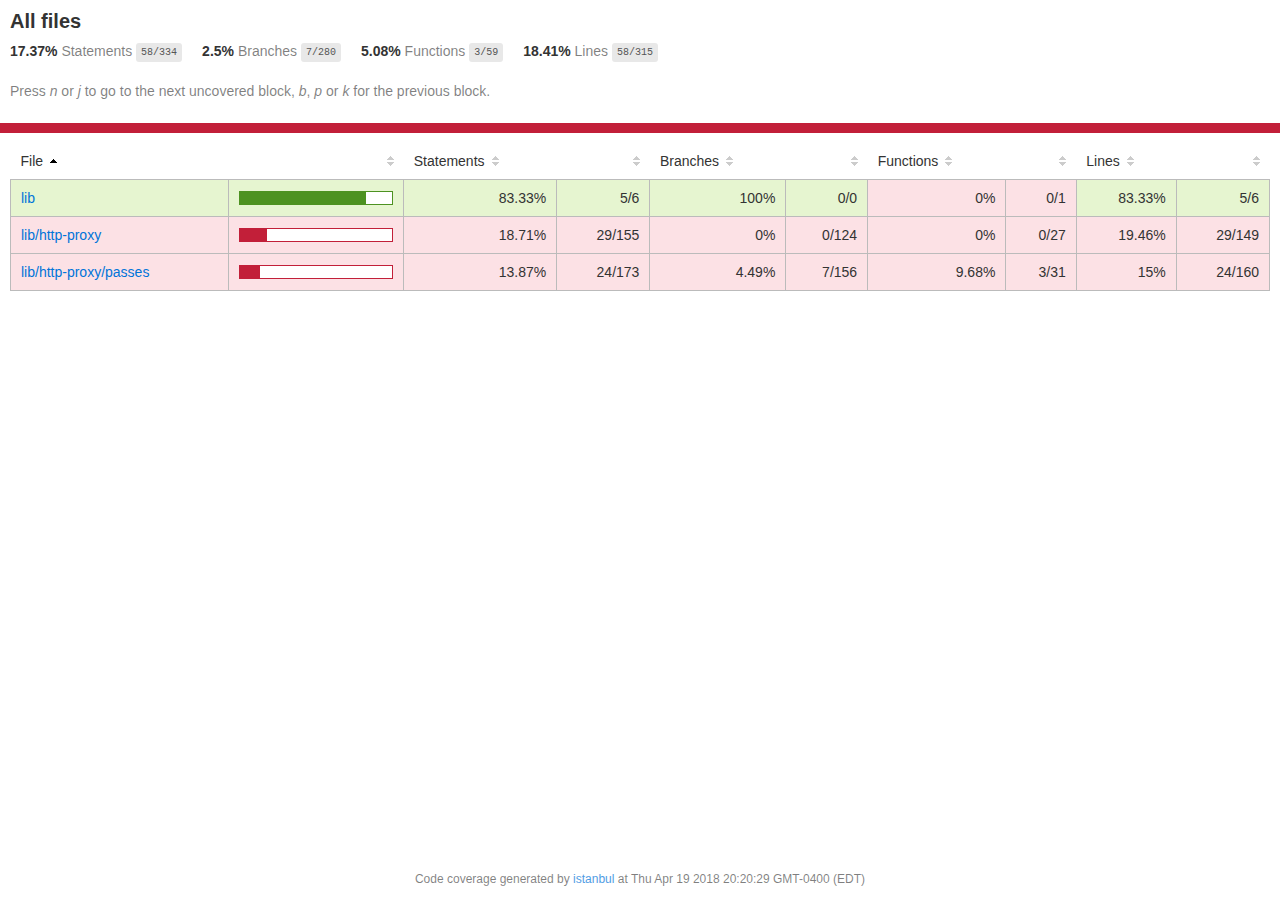
<file: Portada/website2/website/formulario/node_modules/http-proxy/coverage/lcov-report/index.html>
<!doctype html>
<html lang="en">
<head>
    <title>Code coverage report for All files</title>
    <meta charset="utf-8" />
    <link rel="stylesheet" href="prettify.css" />
    <link rel="stylesheet" href="base.css" />
    <meta name="viewport" content="width=device-width, initial-scale=1">
    <style type='text/css'>
        .coverage-summary .sorter {
            background-image: url(sort-arrow-sprite.png);
        }
    </style>
</head>
<body>
<div class='wrapper'>
  <div class='pad1'>
    <h1>
      All files
    </h1>
    <div class='clearfix'>
      <div class='fl pad1y space-right2'>
        <span class="strong">17.37% </span>
        <span class="quiet">Statements</span>
        <span class='fraction'>58/334</span>
      </div>
      <div class='fl pad1y space-right2'>
        <span class="strong">2.5% </span>
        <span class="quiet">Branches</span>
        <span class='fraction'>7/280</span>
      </div>
      <div class='fl pad1y space-right2'>
        <span class="strong">5.08% </span>
        <span class="quiet">Functions</span>
        <span class='fraction'>3/59</span>
      </div>
      <div class='fl pad1y space-right2'>
        <span class="strong">18.41% </span>
        <span class="quiet">Lines</span>
        <span class='fraction'>58/315</span>
      </div>
    </div>
    <p class="quiet">
      Press <em>n</em> or <em>j</em> to go to the next uncovered block, <em>b</em>, <em>p</em> or <em>k</em> for the previous block.
    </p>
  </div>
  <div class='status-line low'></div>
<div class="pad1">
<table class="coverage-summary">
<thead>
<tr>
   <th data-col="file" data-fmt="html" data-html="true" class="file">File</th>
   <th data-col="pic" data-type="number" data-fmt="html" data-html="true" class="pic"></th>
   <th data-col="statements" data-type="number" data-fmt="pct" class="pct">Statements</th>
   <th data-col="statements_raw" data-type="number" data-fmt="html" class="abs"></th>
   <th data-col="branches" data-type="number" data-fmt="pct" class="pct">Branches</th>
   <th data-col="branches_raw" data-type="number" data-fmt="html" class="abs"></th>
   <th data-col="functions" data-type="number" data-fmt="pct" class="pct">Functions</th>
   <th data-col="functions_raw" data-type="number" data-fmt="html" class="abs"></th>
   <th data-col="lines" data-type="number" data-fmt="pct" class="pct">Lines</th>
   <th data-col="lines_raw" data-type="number" data-fmt="html" class="abs"></th>
</tr>
</thead>
<tbody><tr>
	<td class="file high" data-value="lib"><a href="lib/index.html">lib</a></td>
	<td data-value="83.33" class="pic high"><div class="chart"><div class="cover-fill" style="width: 83%;"></div><div class="cover-empty" style="width:17%;"></div></div></td>
	<td data-value="83.33" class="pct high">83.33%</td>
	<td data-value="6" class="abs high">5/6</td>
	<td data-value="100" class="pct high">100%</td>
	<td data-value="0" class="abs high">0/0</td>
	<td data-value="0" class="pct low">0%</td>
	<td data-value="1" class="abs low">0/1</td>
	<td data-value="83.33" class="pct high">83.33%</td>
	<td data-value="6" class="abs high">5/6</td>
	</tr>

<tr>
	<td class="file low" data-value="lib/http-proxy"><a href="lib/http-proxy/index.html">lib/http-proxy</a></td>
	<td data-value="18.71" class="pic low"><div class="chart"><div class="cover-fill" style="width: 18%;"></div><div class="cover-empty" style="width:82%;"></div></div></td>
	<td data-value="18.71" class="pct low">18.71%</td>
	<td data-value="155" class="abs low">29/155</td>
	<td data-value="0" class="pct low">0%</td>
	<td data-value="124" class="abs low">0/124</td>
	<td data-value="0" class="pct low">0%</td>
	<td data-value="27" class="abs low">0/27</td>
	<td data-value="19.46" class="pct low">19.46%</td>
	<td data-value="149" class="abs low">29/149</td>
	</tr>

<tr>
	<td class="file low" data-value="lib/http-proxy/passes"><a href="lib/http-proxy/passes/index.html">lib/http-proxy/passes</a></td>
	<td data-value="13.87" class="pic low"><div class="chart"><div class="cover-fill" style="width: 13%;"></div><div class="cover-empty" style="width:87%;"></div></div></td>
	<td data-value="13.87" class="pct low">13.87%</td>
	<td data-value="173" class="abs low">24/173</td>
	<td data-value="4.49" class="pct low">4.49%</td>
	<td data-value="156" class="abs low">7/156</td>
	<td data-value="9.68" class="pct low">9.68%</td>
	<td data-value="31" class="abs low">3/31</td>
	<td data-value="15" class="pct low">15%</td>
	<td data-value="160" class="abs low">24/160</td>
	</tr>

</tbody>
</table>
</div><div class='push'></div><!-- for sticky footer -->
</div><!-- /wrapper -->
<div class='footer quiet pad2 space-top1 center small'>
  Code coverage
  generated by <a href="https://istanbul.js.org/" target="_blank">istanbul</a> at Thu Apr 19 2018 20:20:29 GMT-0400 (EDT)
</div>
</div>
<script src="prettify.js"></script>
<script>
window.onload = function () {
        if (typeof prettyPrint === 'function') {
            prettyPrint();
        }
};
</script>
<script src="sorter.js"></script>
<script src="block-navigation.js"></script>
</body>
</html>
</file>
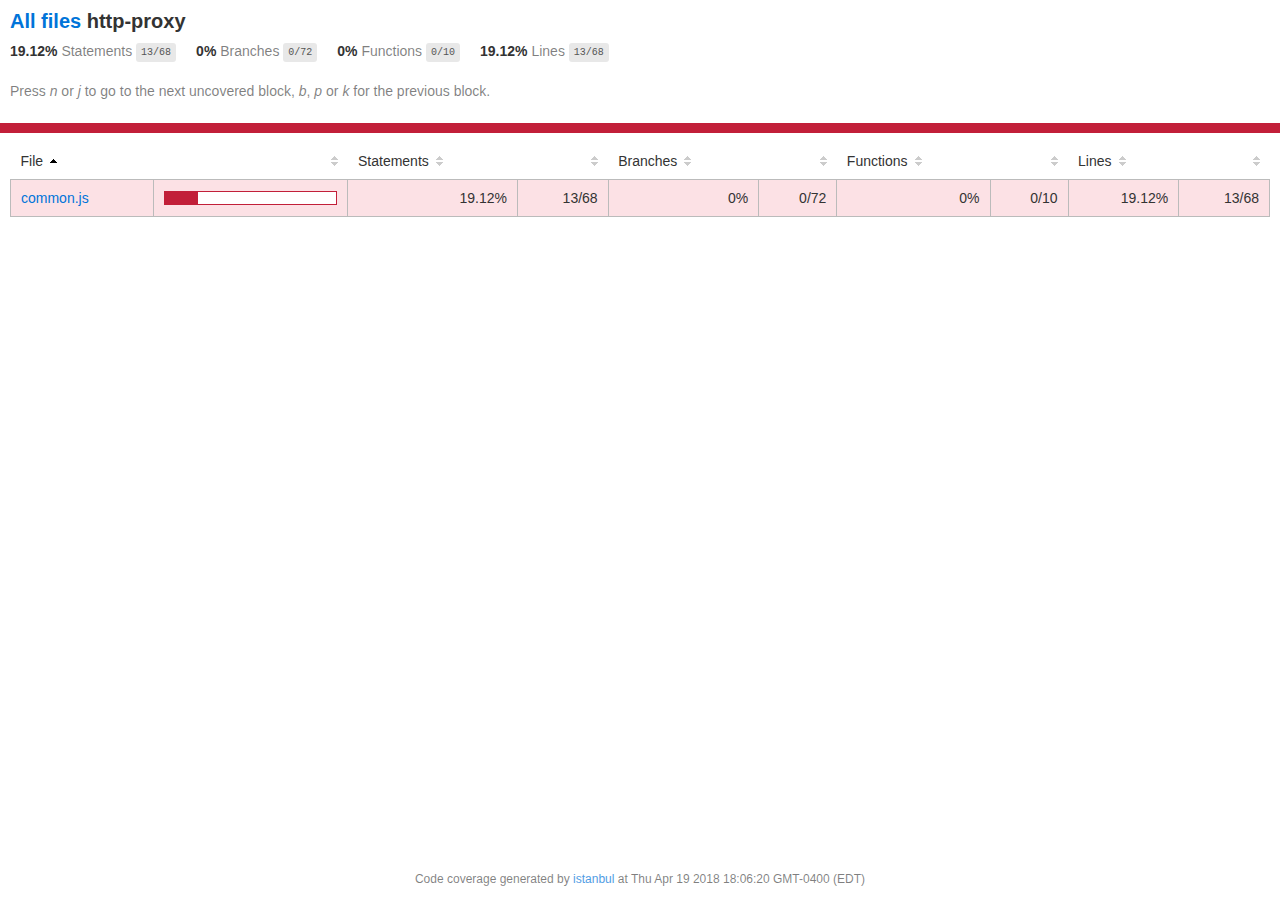
<file: Portada/website2/website/formulario/node_modules/http-proxy/coverage/lcov-report/http-proxy/index.html>
<!doctype html>
<html lang="en">
<head>
    <title>Code coverage report for http-proxy</title>
    <meta charset="utf-8" />
    <link rel="stylesheet" href="../prettify.css" />
    <link rel="stylesheet" href="../base.css" />
    <meta name="viewport" content="width=device-width, initial-scale=1">
    <style type='text/css'>
        .coverage-summary .sorter {
            background-image: url(../sort-arrow-sprite.png);
        }
    </style>
</head>
<body>
<div class='wrapper'>
  <div class='pad1'>
    <h1>
      <a href="../index.html">All files</a> http-proxy
    </h1>
    <div class='clearfix'>
      <div class='fl pad1y space-right2'>
        <span class="strong">19.12% </span>
        <span class="quiet">Statements</span>
        <span class='fraction'>13/68</span>
      </div>
      <div class='fl pad1y space-right2'>
        <span class="strong">0% </span>
        <span class="quiet">Branches</span>
        <span class='fraction'>0/72</span>
      </div>
      <div class='fl pad1y space-right2'>
        <span class="strong">0% </span>
        <span class="quiet">Functions</span>
        <span class='fraction'>0/10</span>
      </div>
      <div class='fl pad1y space-right2'>
        <span class="strong">19.12% </span>
        <span class="quiet">Lines</span>
        <span class='fraction'>13/68</span>
      </div>
    </div>
    <p class="quiet">
      Press <em>n</em> or <em>j</em> to go to the next uncovered block, <em>b</em>, <em>p</em> or <em>k</em> for the previous block.
    </p>
  </div>
  <div class='status-line low'></div>
<div class="pad1">
<table class="coverage-summary">
<thead>
<tr>
   <th data-col="file" data-fmt="html" data-html="true" class="file">File</th>
   <th data-col="pic" data-type="number" data-fmt="html" data-html="true" class="pic"></th>
   <th data-col="statements" data-type="number" data-fmt="pct" class="pct">Statements</th>
   <th data-col="statements_raw" data-type="number" data-fmt="html" class="abs"></th>
   <th data-col="branches" data-type="number" data-fmt="pct" class="pct">Branches</th>
   <th data-col="branches_raw" data-type="number" data-fmt="html" class="abs"></th>
   <th data-col="functions" data-type="number" data-fmt="pct" class="pct">Functions</th>
   <th data-col="functions_raw" data-type="number" data-fmt="html" class="abs"></th>
   <th data-col="lines" data-type="number" data-fmt="pct" class="pct">Lines</th>
   <th data-col="lines_raw" data-type="number" data-fmt="html" class="abs"></th>
</tr>
</thead>
<tbody><tr>
	<td class="file low" data-value="common.js"><a href="common.js.html">common.js</a></td>
	<td data-value="19.12" class="pic low"><div class="chart"><div class="cover-fill" style="width: 19%;"></div><div class="cover-empty" style="width:81%;"></div></div></td>
	<td data-value="19.12" class="pct low">19.12%</td>
	<td data-value="68" class="abs low">13/68</td>
	<td data-value="0" class="pct low">0%</td>
	<td data-value="72" class="abs low">0/72</td>
	<td data-value="0" class="pct low">0%</td>
	<td data-value="10" class="abs low">0/10</td>
	<td data-value="19.12" class="pct low">19.12%</td>
	<td data-value="68" class="abs low">13/68</td>
	</tr>

</tbody>
</table>
</div><div class='push'></div><!-- for sticky footer -->
</div><!-- /wrapper -->
<div class='footer quiet pad2 space-top1 center small'>
  Code coverage
  generated by <a href="https://istanbul.js.org/" target="_blank">istanbul</a> at Thu Apr 19 2018 18:06:20 GMT-0400 (EDT)
</div>
</div>
<script src="../prettify.js"></script>
<script>
window.onload = function () {
        if (typeof prettyPrint === 'function') {
            prettyPrint();
        }
};
</script>
<script src="../sorter.js"></script>
<script src="../block-navigation.js"></script>
</body>
</html>
</file>
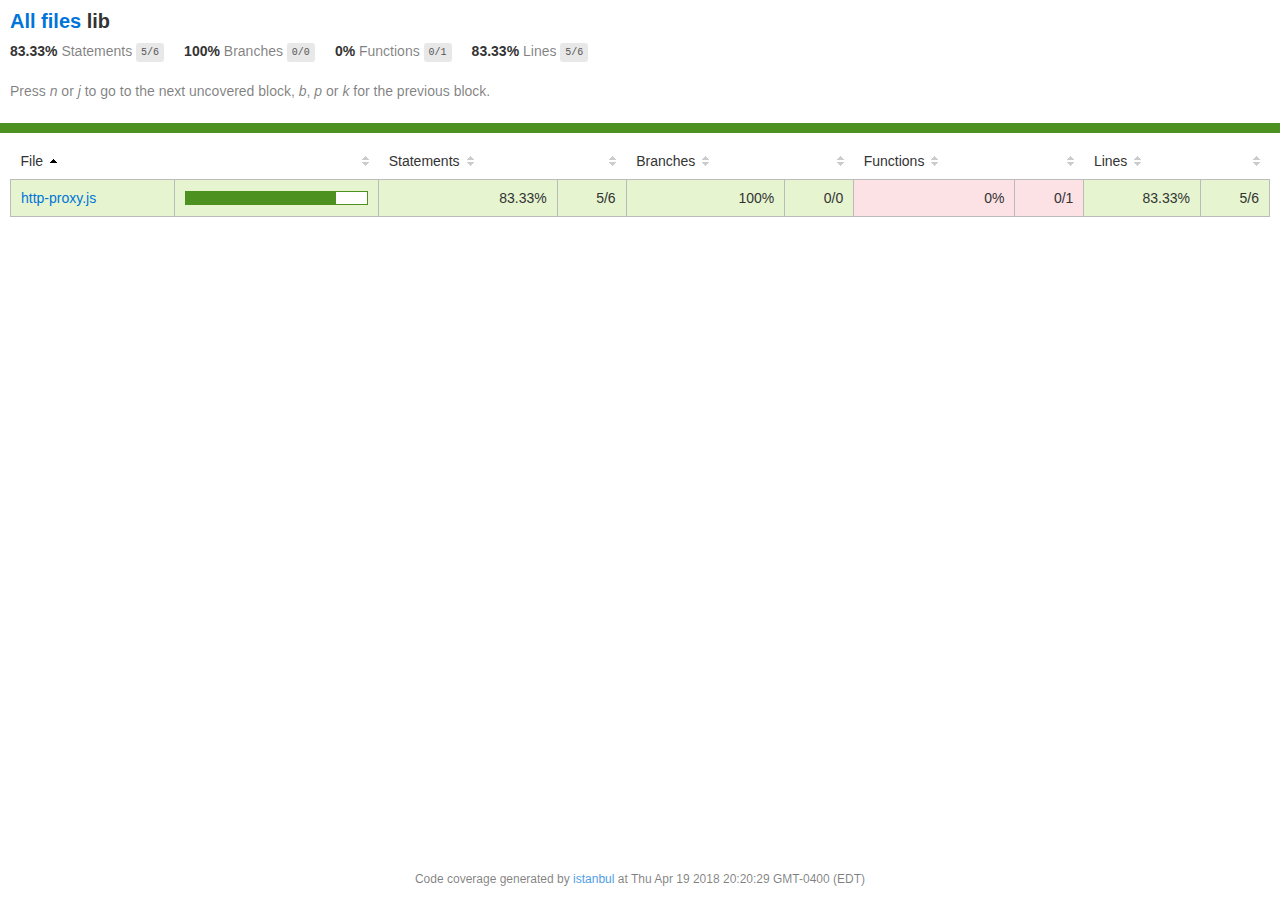
<file: Portada/website2/website/formulario/node_modules/http-proxy/coverage/lcov-report/lib/index.html>
<!doctype html>
<html lang="en">
<head>
    <title>Code coverage report for lib</title>
    <meta charset="utf-8" />
    <link rel="stylesheet" href="../prettify.css" />
    <link rel="stylesheet" href="../base.css" />
    <meta name="viewport" content="width=device-width, initial-scale=1">
    <style type='text/css'>
        .coverage-summary .sorter {
            background-image: url(../sort-arrow-sprite.png);
        }
    </style>
</head>
<body>
<div class='wrapper'>
  <div class='pad1'>
    <h1>
      <a href="../index.html">All files</a> lib
    </h1>
    <div class='clearfix'>
      <div class='fl pad1y space-right2'>
        <span class="strong">83.33% </span>
        <span class="quiet">Statements</span>
        <span class='fraction'>5/6</span>
      </div>
      <div class='fl pad1y space-right2'>
        <span class="strong">100% </span>
        <span class="quiet">Branches</span>
        <span class='fraction'>0/0</span>
      </div>
      <div class='fl pad1y space-right2'>
        <span class="strong">0% </span>
        <span class="quiet">Functions</span>
        <span class='fraction'>0/1</span>
      </div>
      <div class='fl pad1y space-right2'>
        <span class="strong">83.33% </span>
        <span class="quiet">Lines</span>
        <span class='fraction'>5/6</span>
      </div>
    </div>
    <p class="quiet">
      Press <em>n</em> or <em>j</em> to go to the next uncovered block, <em>b</em>, <em>p</em> or <em>k</em> for the previous block.
    </p>
  </div>
  <div class='status-line high'></div>
<div class="pad1">
<table class="coverage-summary">
<thead>
<tr>
   <th data-col="file" data-fmt="html" data-html="true" class="file">File</th>
   <th data-col="pic" data-type="number" data-fmt="html" data-html="true" class="pic"></th>
   <th data-col="statements" data-type="number" data-fmt="pct" class="pct">Statements</th>
   <th data-col="statements_raw" data-type="number" data-fmt="html" class="abs"></th>
   <th data-col="branches" data-type="number" data-fmt="pct" class="pct">Branches</th>
   <th data-col="branches_raw" data-type="number" data-fmt="html" class="abs"></th>
   <th data-col="functions" data-type="number" data-fmt="pct" class="pct">Functions</th>
   <th data-col="functions_raw" data-type="number" data-fmt="html" class="abs"></th>
   <th data-col="lines" data-type="number" data-fmt="pct" class="pct">Lines</th>
   <th data-col="lines_raw" data-type="number" data-fmt="html" class="abs"></th>
</tr>
</thead>
<tbody><tr>
	<td class="file high" data-value="http-proxy.js"><a href="http-proxy.js.html">http-proxy.js</a></td>
	<td data-value="83.33" class="pic high"><div class="chart"><div class="cover-fill" style="width: 83%;"></div><div class="cover-empty" style="width:17%;"></div></div></td>
	<td data-value="83.33" class="pct high">83.33%</td>
	<td data-value="6" class="abs high">5/6</td>
	<td data-value="100" class="pct high">100%</td>
	<td data-value="0" class="abs high">0/0</td>
	<td data-value="0" class="pct low">0%</td>
	<td data-value="1" class="abs low">0/1</td>
	<td data-value="83.33" class="pct high">83.33%</td>
	<td data-value="6" class="abs high">5/6</td>
	</tr>

</tbody>
</table>
</div><div class='push'></div><!-- for sticky footer -->
</div><!-- /wrapper -->
<div class='footer quiet pad2 space-top1 center small'>
  Code coverage
  generated by <a href="https://istanbul.js.org/" target="_blank">istanbul</a> at Thu Apr 19 2018 20:20:29 GMT-0400 (EDT)
</div>
</div>
<script src="../prettify.js"></script>
<script>
window.onload = function () {
        if (typeof prettyPrint === 'function') {
            prettyPrint();
        }
};
</script>
<script src="../sorter.js"></script>
<script src="../block-navigation.js"></script>
</body>
</html>
</file>
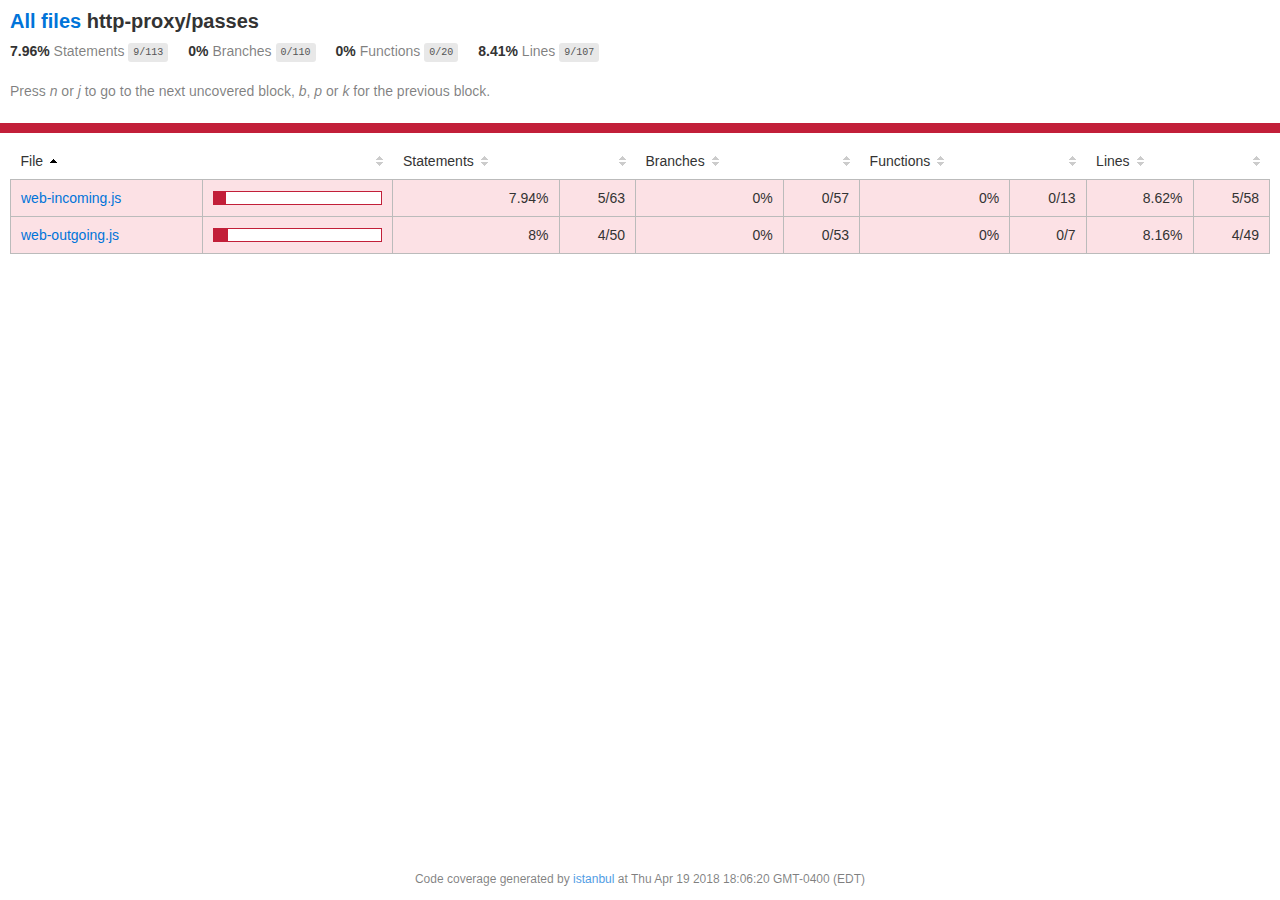
<file: Portada/website2/website/formulario/node_modules/http-proxy/coverage/lcov-report/http-proxy/passes/index.html>
<!doctype html>
<html lang="en">
<head>
    <title>Code coverage report for http-proxy/passes</title>
    <meta charset="utf-8" />
    <link rel="stylesheet" href="../../prettify.css" />
    <link rel="stylesheet" href="../../base.css" />
    <meta name="viewport" content="width=device-width, initial-scale=1">
    <style type='text/css'>
        .coverage-summary .sorter {
            background-image: url(../../sort-arrow-sprite.png);
        }
    </style>
</head>
<body>
<div class='wrapper'>
  <div class='pad1'>
    <h1>
      <a href="../../index.html">All files</a> http-proxy/passes
    </h1>
    <div class='clearfix'>
      <div class='fl pad1y space-right2'>
        <span class="strong">7.96% </span>
        <span class="quiet">Statements</span>
        <span class='fraction'>9/113</span>
      </div>
      <div class='fl pad1y space-right2'>
        <span class="strong">0% </span>
        <span class="quiet">Branches</span>
        <span class='fraction'>0/110</span>
      </div>
      <div class='fl pad1y space-right2'>
        <span class="strong">0% </span>
        <span class="quiet">Functions</span>
        <span class='fraction'>0/20</span>
      </div>
      <div class='fl pad1y space-right2'>
        <span class="strong">8.41% </span>
        <span class="quiet">Lines</span>
        <span class='fraction'>9/107</span>
      </div>
    </div>
    <p class="quiet">
      Press <em>n</em> or <em>j</em> to go to the next uncovered block, <em>b</em>, <em>p</em> or <em>k</em> for the previous block.
    </p>
  </div>
  <div class='status-line low'></div>
<div class="pad1">
<table class="coverage-summary">
<thead>
<tr>
   <th data-col="file" data-fmt="html" data-html="true" class="file">File</th>
   <th data-col="pic" data-type="number" data-fmt="html" data-html="true" class="pic"></th>
   <th data-col="statements" data-type="number" data-fmt="pct" class="pct">Statements</th>
   <th data-col="statements_raw" data-type="number" data-fmt="html" class="abs"></th>
   <th data-col="branches" data-type="number" data-fmt="pct" class="pct">Branches</th>
   <th data-col="branches_raw" data-type="number" data-fmt="html" class="abs"></th>
   <th data-col="functions" data-type="number" data-fmt="pct" class="pct">Functions</th>
   <th data-col="functions_raw" data-type="number" data-fmt="html" class="abs"></th>
   <th data-col="lines" data-type="number" data-fmt="pct" class="pct">Lines</th>
   <th data-col="lines_raw" data-type="number" data-fmt="html" class="abs"></th>
</tr>
</thead>
<tbody><tr>
	<td class="file low" data-value="web-incoming.js"><a href="web-incoming.js.html">web-incoming.js</a></td>
	<td data-value="7.94" class="pic low"><div class="chart"><div class="cover-fill" style="width: 7%;"></div><div class="cover-empty" style="width:93%;"></div></div></td>
	<td data-value="7.94" class="pct low">7.94%</td>
	<td data-value="63" class="abs low">5/63</td>
	<td data-value="0" class="pct low">0%</td>
	<td data-value="57" class="abs low">0/57</td>
	<td data-value="0" class="pct low">0%</td>
	<td data-value="13" class="abs low">0/13</td>
	<td data-value="8.62" class="pct low">8.62%</td>
	<td data-value="58" class="abs low">5/58</td>
	</tr>

<tr>
	<td class="file low" data-value="web-outgoing.js"><a href="web-outgoing.js.html">web-outgoing.js</a></td>
	<td data-value="8" class="pic low"><div class="chart"><div class="cover-fill" style="width: 8%;"></div><div class="cover-empty" style="width:92%;"></div></div></td>
	<td data-value="8" class="pct low">8%</td>
	<td data-value="50" class="abs low">4/50</td>
	<td data-value="0" class="pct low">0%</td>
	<td data-value="53" class="abs low">0/53</td>
	<td data-value="0" class="pct low">0%</td>
	<td data-value="7" class="abs low">0/7</td>
	<td data-value="8.16" class="pct low">8.16%</td>
	<td data-value="49" class="abs low">4/49</td>
	</tr>

</tbody>
</table>
</div><div class='push'></div><!-- for sticky footer -->
</div><!-- /wrapper -->
<div class='footer quiet pad2 space-top1 center small'>
  Code coverage
  generated by <a href="https://istanbul.js.org/" target="_blank">istanbul</a> at Thu Apr 19 2018 18:06:20 GMT-0400 (EDT)
</div>
</div>
<script src="../../prettify.js"></script>
<script>
window.onload = function () {
        if (typeof prettyPrint === 'function') {
            prettyPrint();
        }
};
</script>
<script src="../../sorter.js"></script>
<script src="../../block-navigation.js"></script>
</body>
</html>
</file>
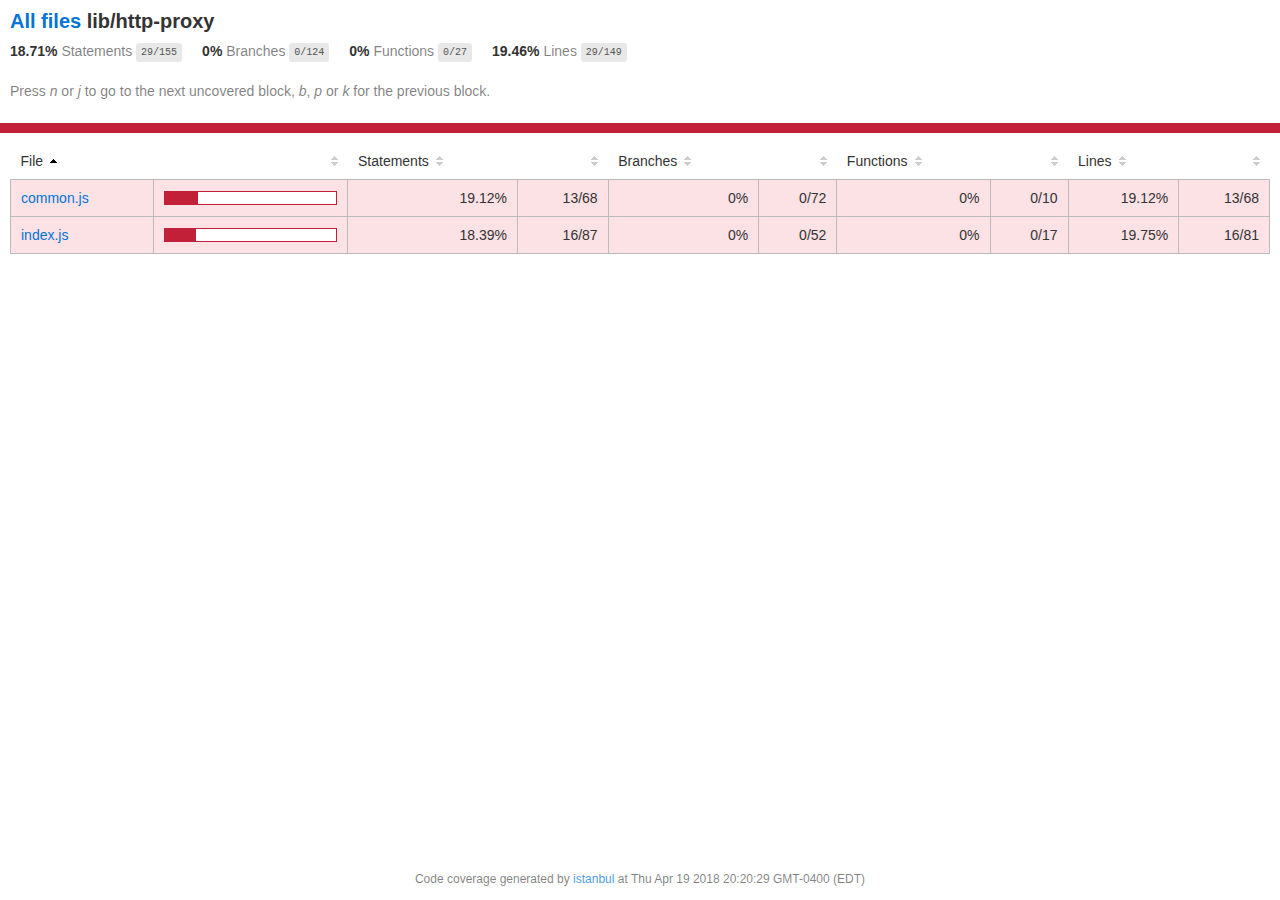
<file: Portada/website2/website/formulario/node_modules/http-proxy/coverage/lcov-report/lib/http-proxy/index.html>
<!doctype html>
<html lang="en">
<head>
    <title>Code coverage report for lib/http-proxy</title>
    <meta charset="utf-8" />
    <link rel="stylesheet" href="../../prettify.css" />
    <link rel="stylesheet" href="../../base.css" />
    <meta name="viewport" content="width=device-width, initial-scale=1">
    <style type='text/css'>
        .coverage-summary .sorter {
            background-image: url(../../sort-arrow-sprite.png);
        }
    </style>
</head>
<body>
<div class='wrapper'>
  <div class='pad1'>
    <h1>
      <a href="../../index.html">All files</a> lib/http-proxy
    </h1>
    <div class='clearfix'>
      <div class='fl pad1y space-right2'>
        <span class="strong">18.71% </span>
        <span class="quiet">Statements</span>
        <span class='fraction'>29/155</span>
      </div>
      <div class='fl pad1y space-right2'>
        <span class="strong">0% </span>
        <span class="quiet">Branches</span>
        <span class='fraction'>0/124</span>
      </div>
      <div class='fl pad1y space-right2'>
        <span class="strong">0% </span>
        <span class="quiet">Functions</span>
        <span class='fraction'>0/27</span>
      </div>
      <div class='fl pad1y space-right2'>
        <span class="strong">19.46% </span>
        <span class="quiet">Lines</span>
        <span class='fraction'>29/149</span>
      </div>
    </div>
    <p class="quiet">
      Press <em>n</em> or <em>j</em> to go to the next uncovered block, <em>b</em>, <em>p</em> or <em>k</em> for the previous block.
    </p>
  </div>
  <div class='status-line low'></div>
<div class="pad1">
<table class="coverage-summary">
<thead>
<tr>
   <th data-col="file" data-fmt="html" data-html="true" class="file">File</th>
   <th data-col="pic" data-type="number" data-fmt="html" data-html="true" class="pic"></th>
   <th data-col="statements" data-type="number" data-fmt="pct" class="pct">Statements</th>
   <th data-col="statements_raw" data-type="number" data-fmt="html" class="abs"></th>
   <th data-col="branches" data-type="number" data-fmt="pct" class="pct">Branches</th>
   <th data-col="branches_raw" data-type="number" data-fmt="html" class="abs"></th>
   <th data-col="functions" data-type="number" data-fmt="pct" class="pct">Functions</th>
   <th data-col="functions_raw" data-type="number" data-fmt="html" class="abs"></th>
   <th data-col="lines" data-type="number" data-fmt="pct" class="pct">Lines</th>
   <th data-col="lines_raw" data-type="number" data-fmt="html" class="abs"></th>
</tr>
</thead>
<tbody><tr>
	<td class="file low" data-value="common.js"><a href="common.js.html">common.js</a></td>
	<td data-value="19.12" class="pic low"><div class="chart"><div class="cover-fill" style="width: 19%;"></div><div class="cover-empty" style="width:81%;"></div></div></td>
	<td data-value="19.12" class="pct low">19.12%</td>
	<td data-value="68" class="abs low">13/68</td>
	<td data-value="0" class="pct low">0%</td>
	<td data-value="72" class="abs low">0/72</td>
	<td data-value="0" class="pct low">0%</td>
	<td data-value="10" class="abs low">0/10</td>
	<td data-value="19.12" class="pct low">19.12%</td>
	<td data-value="68" class="abs low">13/68</td>
	</tr>

<tr>
	<td class="file low" data-value="index.js"><a href="index.js.html">index.js</a></td>
	<td data-value="18.39" class="pic low"><div class="chart"><div class="cover-fill" style="width: 18%;"></div><div class="cover-empty" style="width:82%;"></div></div></td>
	<td data-value="18.39" class="pct low">18.39%</td>
	<td data-value="87" class="abs low">16/87</td>
	<td data-value="0" class="pct low">0%</td>
	<td data-value="52" class="abs low">0/52</td>
	<td data-value="0" class="pct low">0%</td>
	<td data-value="17" class="abs low">0/17</td>
	<td data-value="19.75" class="pct low">19.75%</td>
	<td data-value="81" class="abs low">16/81</td>
	</tr>

</tbody>
</table>
</div><div class='push'></div><!-- for sticky footer -->
</div><!-- /wrapper -->
<div class='footer quiet pad2 space-top1 center small'>
  Code coverage
  generated by <a href="https://istanbul.js.org/" target="_blank">istanbul</a> at Thu Apr 19 2018 20:20:29 GMT-0400 (EDT)
</div>
</div>
<script src="../../prettify.js"></script>
<script>
window.onload = function () {
        if (typeof prettyPrint === 'function') {
            prettyPrint();
        }
};
</script>
<script src="../../sorter.js"></script>
<script src="../../block-navigation.js"></script>
</body>
</html>
</file>
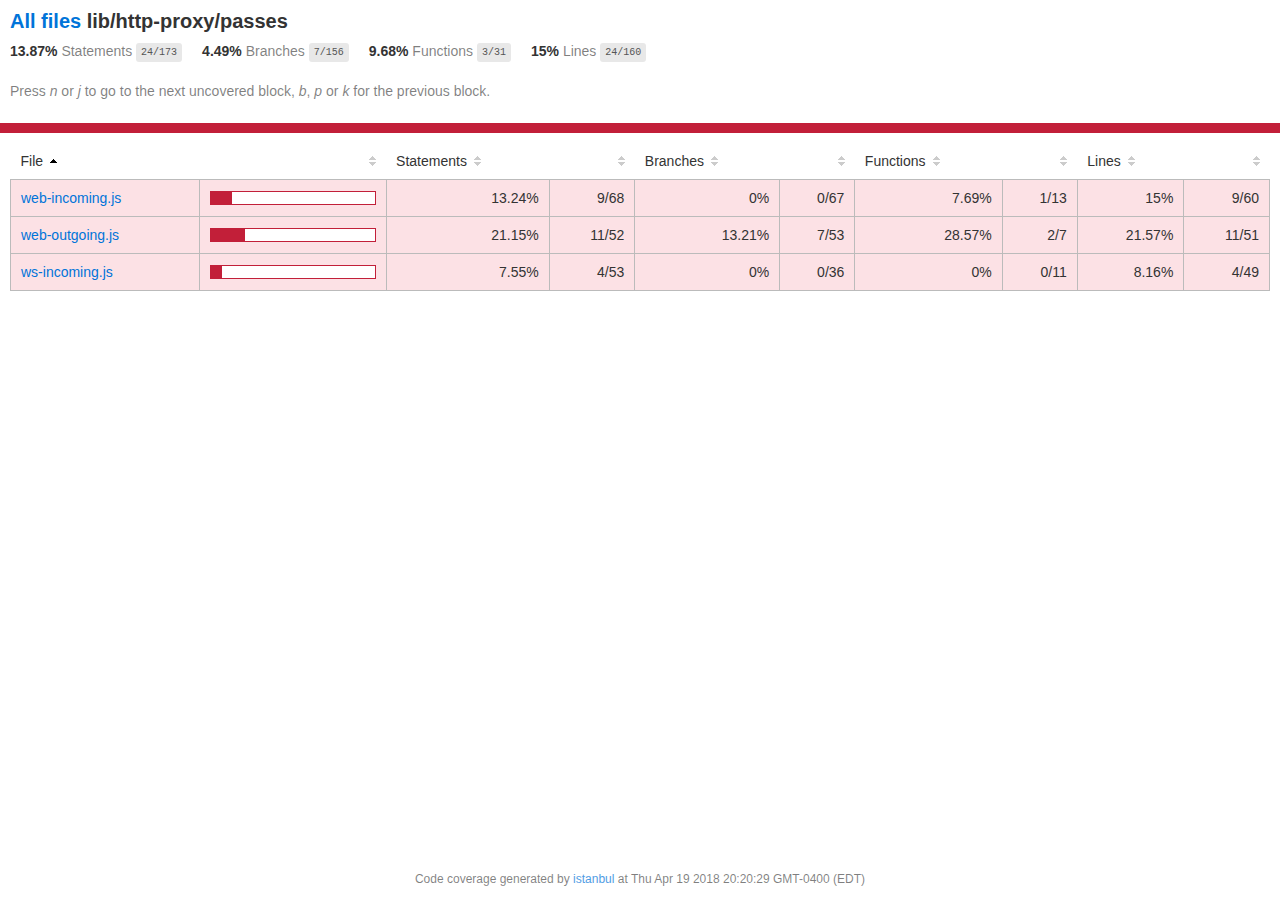
<file: Portada/website2/website/formulario/node_modules/http-proxy/coverage/lcov-report/lib/http-proxy/passes/index.html>
<!doctype html>
<html lang="en">
<head>
    <title>Code coverage report for lib/http-proxy/passes</title>
    <meta charset="utf-8" />
    <link rel="stylesheet" href="../../../prettify.css" />
    <link rel="stylesheet" href="../../../base.css" />
    <meta name="viewport" content="width=device-width, initial-scale=1">
    <style type='text/css'>
        .coverage-summary .sorter {
            background-image: url(../../../sort-arrow-sprite.png);
        }
    </style>
</head>
<body>
<div class='wrapper'>
  <div class='pad1'>
    <h1>
      <a href="../../../index.html">All files</a> lib/http-proxy/passes
    </h1>
    <div class='clearfix'>
      <div class='fl pad1y space-right2'>
        <span class="strong">13.87% </span>
        <span class="quiet">Statements</span>
        <span class='fraction'>24/173</span>
      </div>
      <div class='fl pad1y space-right2'>
        <span class="strong">4.49% </span>
        <span class="quiet">Branches</span>
        <span class='fraction'>7/156</span>
      </div>
      <div class='fl pad1y space-right2'>
        <span class="strong">9.68% </span>
        <span class="quiet">Functions</span>
        <span class='fraction'>3/31</span>
      </div>
      <div class='fl pad1y space-right2'>
        <span class="strong">15% </span>
        <span class="quiet">Lines</span>
        <span class='fraction'>24/160</span>
      </div>
    </div>
    <p class="quiet">
      Press <em>n</em> or <em>j</em> to go to the next uncovered block, <em>b</em>, <em>p</em> or <em>k</em> for the previous block.
    </p>
  </div>
  <div class='status-line low'></div>
<div class="pad1">
<table class="coverage-summary">
<thead>
<tr>
   <th data-col="file" data-fmt="html" data-html="true" class="file">File</th>
   <th data-col="pic" data-type="number" data-fmt="html" data-html="true" class="pic"></th>
   <th data-col="statements" data-type="number" data-fmt="pct" class="pct">Statements</th>
   <th data-col="statements_raw" data-type="number" data-fmt="html" class="abs"></th>
   <th data-col="branches" data-type="number" data-fmt="pct" class="pct">Branches</th>
   <th data-col="branches_raw" data-type="number" data-fmt="html" class="abs"></th>
   <th data-col="functions" data-type="number" data-fmt="pct" class="pct">Functions</th>
   <th data-col="functions_raw" data-type="number" data-fmt="html" class="abs"></th>
   <th data-col="lines" data-type="number" data-fmt="pct" class="pct">Lines</th>
   <th data-col="lines_raw" data-type="number" data-fmt="html" class="abs"></th>
</tr>
</thead>
<tbody><tr>
	<td class="file low" data-value="web-incoming.js"><a href="web-incoming.js.html">web-incoming.js</a></td>
	<td data-value="13.24" class="pic low"><div class="chart"><div class="cover-fill" style="width: 13%;"></div><div class="cover-empty" style="width:87%;"></div></div></td>
	<td data-value="13.24" class="pct low">13.24%</td>
	<td data-value="68" class="abs low">9/68</td>
	<td data-value="0" class="pct low">0%</td>
	<td data-value="67" class="abs low">0/67</td>
	<td data-value="7.69" class="pct low">7.69%</td>
	<td data-value="13" class="abs low">1/13</td>
	<td data-value="15" class="pct low">15%</td>
	<td data-value="60" class="abs low">9/60</td>
	</tr>

<tr>
	<td class="file low" data-value="web-outgoing.js"><a href="web-outgoing.js.html">web-outgoing.js</a></td>
	<td data-value="21.15" class="pic low"><div class="chart"><div class="cover-fill" style="width: 21%;"></div><div class="cover-empty" style="width:79%;"></div></div></td>
	<td data-value="21.15" class="pct low">21.15%</td>
	<td data-value="52" class="abs low">11/52</td>
	<td data-value="13.21" class="pct low">13.21%</td>
	<td data-value="53" class="abs low">7/53</td>
	<td data-value="28.57" class="pct low">28.57%</td>
	<td data-value="7" class="abs low">2/7</td>
	<td data-value="21.57" class="pct low">21.57%</td>
	<td data-value="51" class="abs low">11/51</td>
	</tr>

<tr>
	<td class="file low" data-value="ws-incoming.js"><a href="ws-incoming.js.html">ws-incoming.js</a></td>
	<td data-value="7.55" class="pic low"><div class="chart"><div class="cover-fill" style="width: 7%;"></div><div class="cover-empty" style="width:93%;"></div></div></td>
	<td data-value="7.55" class="pct low">7.55%</td>
	<td data-value="53" class="abs low">4/53</td>
	<td data-value="0" class="pct low">0%</td>
	<td data-value="36" class="abs low">0/36</td>
	<td data-value="0" class="pct low">0%</td>
	<td data-value="11" class="abs low">0/11</td>
	<td data-value="8.16" class="pct low">8.16%</td>
	<td data-value="49" class="abs low">4/49</td>
	</tr>

</tbody>
</table>
</div><div class='push'></div><!-- for sticky footer -->
</div><!-- /wrapper -->
<div class='footer quiet pad2 space-top1 center small'>
  Code coverage
  generated by <a href="https://istanbul.js.org/" target="_blank">istanbul</a> at Thu Apr 19 2018 20:20:29 GMT-0400 (EDT)
</div>
</div>
<script src="../../../prettify.js"></script>
<script>
window.onload = function () {
        if (typeof prettyPrint === 'function') {
            prettyPrint();
        }
};
</script>
<script src="../../../sorter.js"></script>
<script src="../../../block-navigation.js"></script>
</body>
</html>
</file>
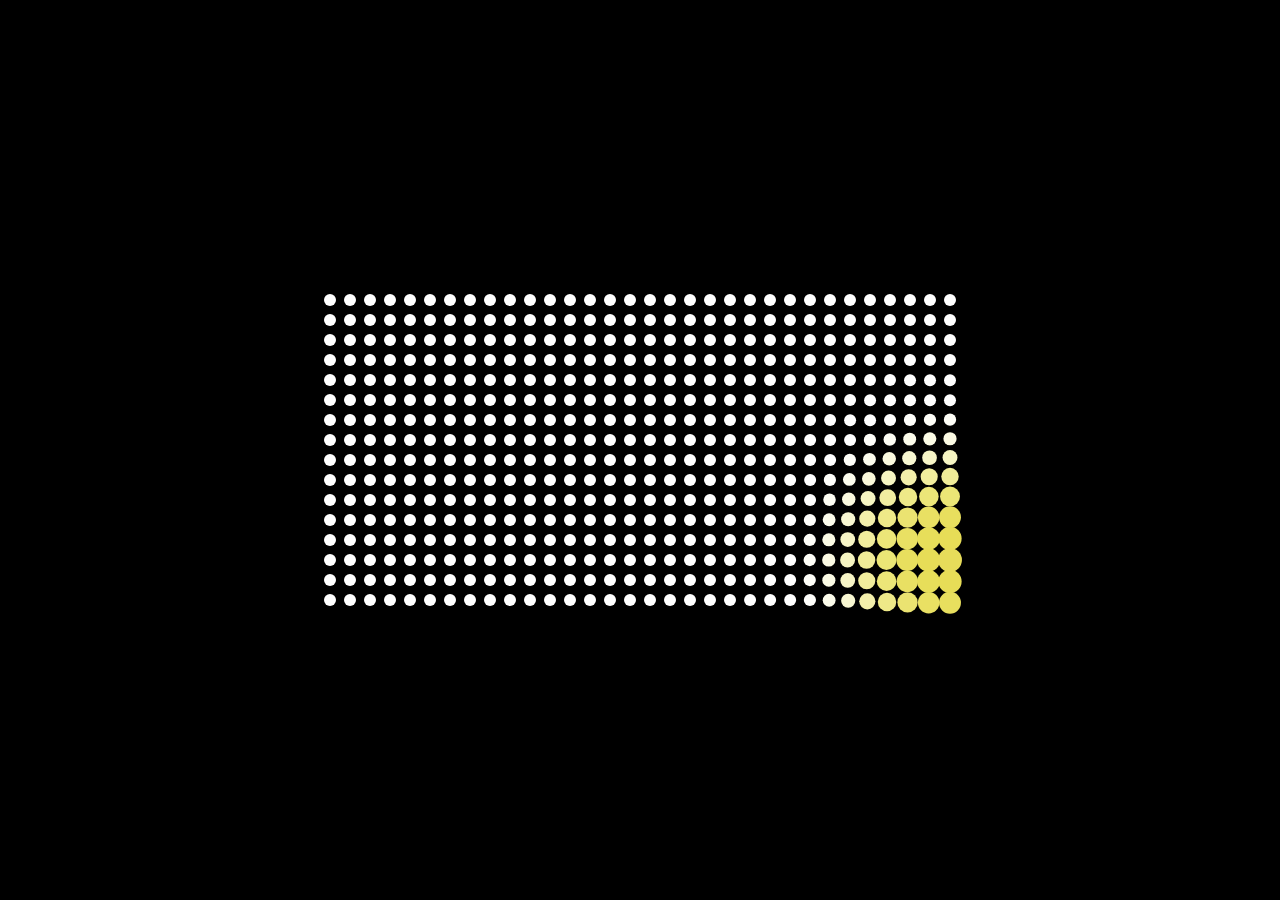
<file: Portada/website2/website/anime-master/documentation/examples/advanced-staggering-2.html>
<!DOCTYPE html>
<html>
<head>
  <title>advanced staggering • anime.js</title>
  <meta charset="utf-8">
  <meta name="viewport" content="width=device-width, initial-scale=1, maximum-scale=1">
  <meta property="og:title" content="anime.js">
  <meta property="og:url" content="https://animejs.com">
  <meta property="og:description" content="Javascript Animation Engine">
  <meta property="og:image" content="https://animejs.com/documentation/assets/img/icons/og.png">
  <meta name="twitter:card" content="summary">
  <meta name="twitter:title" content="anime.js">
  <meta name="twitter:site" content="@juliangarnier">
  <meta name="twitter:description" content="Javascript Animation Engine">
  <meta name="twitter:image" content="https://animejs.com/documentation/assets/img/icons/twitter.png">
  <link rel="apple-touch-icon-precomposed" href="../assets/img/social-media-image.png">
  <link rel="icon" type="image/png" href="../assets/img/favicon.png" >
  <link href="../assets/css/animejs.css" rel="stylesheet">
  <link href="../assets/css/documentation.css" rel="stylesheet">
  <style>

    :root {
      font-size: 20px;
    }

    body {
      display: flex;
      flex-wrap: wrap;
      justify-content: center;
      align-items: center;
      height: 100vh;
      background-color: #000;
    }

    .stagger-visualizer {
      display: flex;
      flex-wrap: wrap;
      justify-content: center;
      align-items: center;
      position: relative;
      width: 32rem;
      height: 16rem;
    }

    .dots-wrapper {
      position: absolute;
      display: flex;
      flex-wrap: wrap;
      justify-content: center;
      align-items: center;
      width: 100%;
      height: 100%;
    }

    .stagger-visualizer .dot {
      position: relative;
      width: calc(1rem - 8px);
      height: calc(1rem - 8px);
      margin: 4px;
      border-radius: 50%;
      background-color: currentColor;
    }

  </style>
</head>
<body>

  <div class="stagger-visualizer">
    <div class="dots-wrapper"></div>
  </div>

</body>
<script type="module">

  import anime from '../../src/index.js';

  var advancedStaggeringAnimation = (function() {

    var staggerVisualizerEl = document.querySelector('.stagger-visualizer');
    var dotsWrapperEl = staggerVisualizerEl.querySelector('.dots-wrapper');
    var dotsFragment = document.createDocumentFragment();
    var grid = [32, 16];
    var cellSize = 1;
    var numberOfElements = grid[0] * grid[1];
    var animation;
    var paused = true;

    for (var i = 0; i < numberOfElements; i++) {
      var dotEl = document.createElement('div');
      dotEl.classList.add('dot');
      dotsFragment.appendChild(dotEl);
    }

    dotsWrapperEl.appendChild(dotsFragment);

    var index = anime.random(0, numberOfElements-1);
    var nextIndex = 0;

    function play() {

      paused = false;
      if (animation) animation.pause();

      nextIndex = anime.random(0, numberOfElements-1);

      var saturation = 75;

      var colorStart = anime.random(0, 256);
      var colorEnd = anime.random(0, 256);
      var colorRangeValue = [colorStart, colorEnd];
      var luminosityStart = anime.random(60, 80);
      var luminosityEnd = anime.random(20, 40);
      var luminosityRangeValue = [luminosityStart, luminosityEnd];

      function staggeredGridColors(el, i, total) {
        var hue = Math.round(anime.stagger(colorRangeValue, {grid: grid, from: index})(el, i, total));
        var luminosity = Math.round(anime.stagger(luminosityRangeValue, {grid: grid, from: index})(el, i, total));
        return 'hsl(' + hue + ', ' + saturation + '%, ' + luminosity + '%)';
      }

      animation = anime({
        targets: '.stagger-visualizer .dot',
        keyframes: [
          {
            zIndex: function(el, i, total) {
              return Math.round(anime.stagger([numberOfElements, 0], {grid: grid, from: index})(el, i, total));
            },
            translateX: anime.stagger('-.001rem', {grid: grid, from: index, axis: 'x'}),
            translateY: anime.stagger('-.001rem', {grid: grid, from: index, axis: 'y'}),
            duration: 200
          }, {
            translateX: anime.stagger('.075rem', {grid: grid, from: index, axis: 'x'}),
            translateY: anime.stagger('.075rem', {grid: grid, from: index, axis: 'y'}),
            scale: anime.stagger([2, .2], {grid: grid, from: index}),
            backgroundColor: staggeredGridColors,
            duration: 450
          }, {
            translateX: 0,
            translateY: 0,
            scale: 1,
            duration: 500,
          }
        ],
        delay: anime.stagger(60, {grid: grid, from: index}),
        easing: 'easeInOutQuad',
        complete: play
      }, 30)

      index = nextIndex;

    }

    play();

  })();

</script>
</html>
</file>
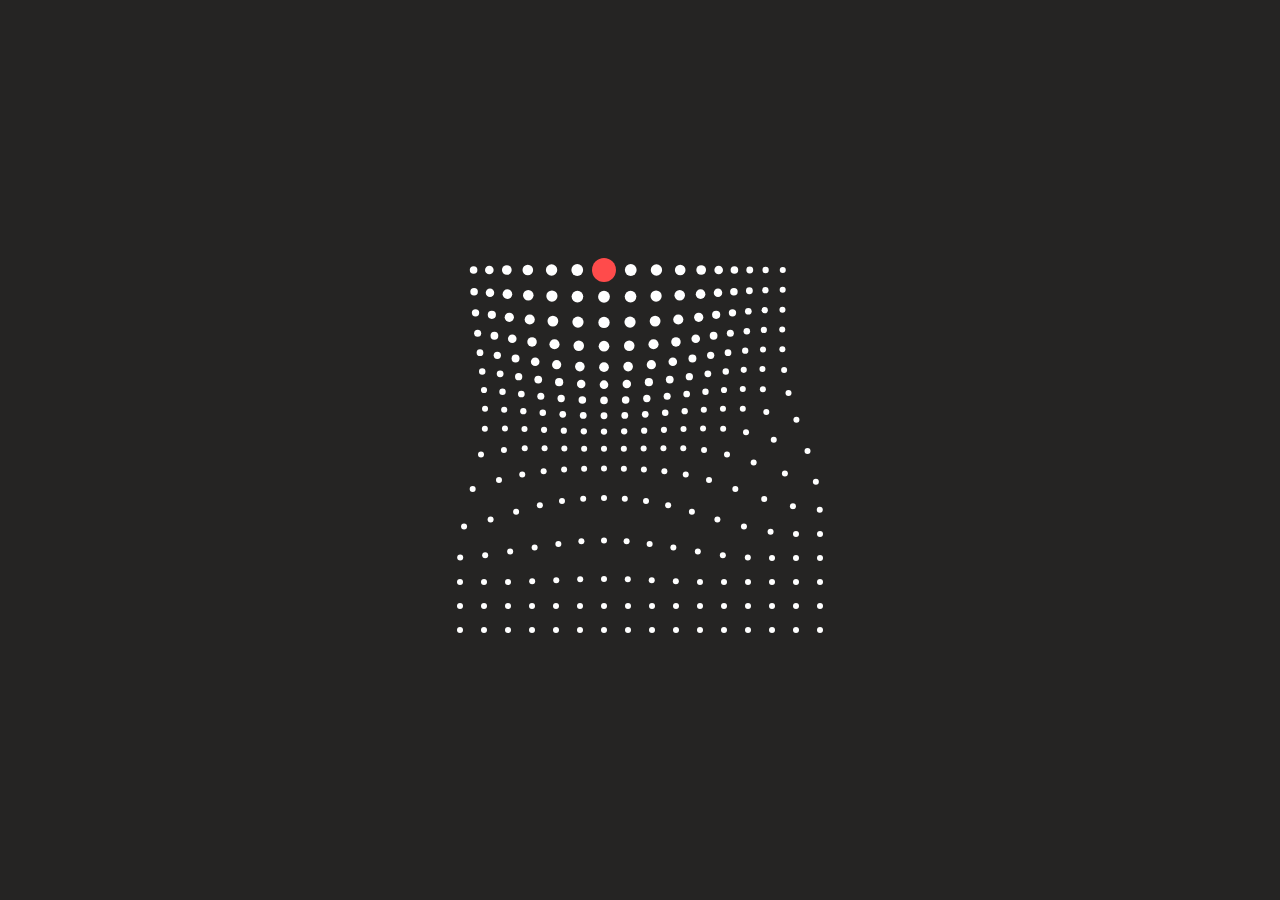
<file: Portada/website2/website/anime-master/documentation/examples/advanced-staggering.html>
<!DOCTYPE html>
<html>
<head>
  <title>advanced staggering • anime.js</title>
  <meta charset="utf-8">
  <meta name="viewport" content="width=device-width, initial-scale=1, maximum-scale=1">
  <meta property="og:title" content="anime.js">
  <meta property="og:url" content="https://animejs.com">
  <meta property="og:description" content="Javascript Animation Engine">
  <meta property="og:image" content="https://animejs.com/documentation/assets/img/icons/og.png">
  <meta name="twitter:card" content="summary">
  <meta name="twitter:title" content="anime.js">
  <meta name="twitter:site" content="@juliangarnier">
  <meta name="twitter:description" content="Javascript Animation Engine">
  <meta name="twitter:image" content="https://animejs.com/documentation/assets/img/icons/twitter.png">
  <link rel="apple-touch-icon-precomposed" href="../assets/img/social-media-image.png">
  <link rel="icon" type="image/png" href="../assets/img/favicon.png" >
  <link href="../assets/css/animejs.css" rel="stylesheet">
  <link href="../assets/css/documentation.css" rel="stylesheet">
  <style>

    :root {
      font-size: 24px;
    }

    body {
      display: flex;
      flex-wrap: wrap;
      justify-content: center;
      align-items: center;
      height: 100vh;
    }

    .stagger-visualizer {
      position: relative;
      display: flex;
      flex-wrap: wrap;
      justify-content: center;
      align-items: center;
      width: 16rem;
      height: 16rem;
    }

    .stagger-visualizer .dot {
      position: relative;
      width: .25rem;
      height: .25rem;
      margin: .375rem;
      background-color: currentColor;
      border-radius: 50%;
    }

    .stagger-visualizer .cursor {
      position: absolute;
      z-index: 1;
      top: 0;
      left: 0;
      width: 1rem;
      height: 1rem;
      background-color: currentColor;
      border-radius: 50%;
    }

  </style>
</head>
<body>

  <div class="stagger-visualizer">
    <div class="cursor color-red"></div>
  </div>

</body>
<script type="module">

  import anime from '../../src/index.js';

  const staggerVisualizerEl = document.querySelector('.stagger-visualizer');
  const fragment = document.createDocumentFragment();
  const numberOfElements = 16*16;
  var animation;

  for (let i = 0; i < numberOfElements; i++) {
    const dotEl = document.createElement('div');
    dotEl.classList.add('dot');
    fragment.appendChild(dotEl);
  }

  staggerVisualizerEl.appendChild(fragment);

  let index = anime.random(0, numberOfElements);
  let nextIndex = 0;

  function animateGrid() {

    if (animation) animation.pause();

    nextIndex = anime.random(0, numberOfElements);

    anime.set('.cursor', {
      translateX: anime.stagger('-1rem', {grid: [16, 16], from: index, axis: 'x'}),
      translateY: anime.stagger('-1rem', {grid: [16, 16], from: index, axis: 'y'})
    });

    animation = anime.timeline({
      easing: 'easeInOutQuad',
      complete: animateGrid
    })
    .add({
      targets: '.cursor',
      keyframes: [
        { scale: .625 }, 
        { scale: 1.125 },
        { scale: 1 }
      ],
      duration: 600
    })
    .add({
      targets: '.dot',
      keyframes: [
        {
          translateX: anime.stagger('-.175rem', {grid: [16, 16], from: index, axis: 'x'}),
          translateY: anime.stagger('-.175rem', {grid: [16, 16], from: index, axis: 'y'}),
          duration: 200
        }, {
          translateX: anime.stagger('.125rem', {grid: [16, 16], from: index, axis: 'x'}),
          translateY: anime.stagger('.125rem', {grid: [16, 16], from: index, axis: 'y'}),
          scale: 2,
          duration: 500
        }, {
          translateX: 0,
          translateY: 0,
          scale: 1,
          duration: 600,
        }
      ],
      delay: anime.stagger(50, {grid: [16, 16], from: index})
    }, '-=600')
    .add({
      targets: '.cursor',
      translateX: { value: anime.stagger('-1rem', {grid: [16, 16], from: nextIndex, axis: 'x'}), duration: anime.random(400, 1200) },
      translateY: { value: anime.stagger('-1rem', {grid: [16, 16], from: nextIndex, axis: 'y'}), duration: anime.random(400, 1200) },
      easing: 'easeOutSine'
    }, '-=1100')

    index = nextIndex;

  }

  animateGrid();

</script>
</html>
</file>
<file: Portada/website2/main.css>
body{
    margin:0;
    font-family: "Montserrat";
}

.polymorph {
    fill: #29ABE2;
}

#cta, #cta2 {
    position:absolute;
    margin: 10em auto 0 auto;
    left: 0;
    right: 0;
    width: 30%;
    background: none;
    border: 1px solid #fff;
    border-radius: 5px;
    padding: 15px;
    color: #fff;
    font-size: 1.5em;
    cursor:pointer;
    outline:0;
}

p{
    font-size: 1.2em;

}

#cta2{
    position: relative;
    width: auto;
    margin: 30px auto;
    background: #29ABE2;
 
}

#seguir{
    position:relative;
    margin: 10em auto 0 auto;
    left: 5;
    right: 0;
    width: 30%;
    background: none;
    border: 1px solid #fff;
    border-radius: 5px;
    padding: 15px;
    color: #fff;
    font-size: 1.5em;
    cursor:pointer;
    outline:0;
    width: auto;
    margin: 30px auto;
    background: #137199;
}

#inicio{
    position:relative;
    margin: 10em auto 0 auto;
    left: 10;
    right: 0;
    width: 30%;
    background: none;
    border: 1px solid #fff;
    border-radius: 5px;
    padding: 15px;
    color: #fff;
    font-size: 1.5em;
    cursor:pointer;
    outline:0;
    width: auto;
    margin: 30px auto;
    background: #2098cc;
}

#blip{
    position: absolute;
    color: #29ABE2;
    right: 25%;
    top: 0;
    opacity: 0;
    width: 30%;
    transform: translateY(-800);
}
</file>
<file: Portada/website2/website/formulario/main.css>
body, html {
  padding: 0;
  margin: 0;
  height: 100%;
}
body {
  font-family: 'arial', sans-serif;
  transform: translate3d(0, 0, 0);
}
p, h1, h2, h3, h4 {
  margin: 0;
  padding: 0;
}
p {
  font-size: 13px;
  margin-bottom: 5px;
}
a {
  color: #2104ea;
  text-decoration: none;
}
a:hover {
  text-decoration: underline;
}
.page {
  height: 100%;
  display: flex;
  flex-direction: column;
  justify-content: center;
  width: 321px;
  margin: 0 auto;
  perspective: 600px;
  backface-visibility: hidden;
}
.login-form {
  width: 100%;
  min-height: 290px;
  box-sizing: border-box;
  border-radius: 9px;
  background: #fff;
  display: flex;
  flex-direction: column;
  padding: 20px;
  border: 1px solid #e8e8e8;
  border-top: 6px solid #5059d8;
  filter: blur(0);
}
.login-form * {
  transform: translate3d(0,0,0);
}
.login-form > form {
  display: flex;
  flex-direction: column;
  margin-top: auto;
  margin-bottom: 20px;
}
.login-form input {
  margin-bottom: 5px;
  background: transparent;
  border: 1px solid;
  padding: 10px 15px;
}
.login-form input:last-of-type {
  margin-bottom: 0;
}
.login-form footer {
  margin-top: auto;
  border-top: 1px solid #ececec;
  padding-top: 20px;
}
.form-group {
  margin-bottom: 20px;
  display: flex;
  flex-direction: column;
}
.form-group label {
  color: inherit;
  margin-bottom: 5px;
  color: #777;
  font-size: 13px;
}
.form-group input {
  color: inherit;
  border-radius: 3px;
  color: #797979;
  font-size: 13px;
  border: 1px solid #e0e0e0;
}
.login-form > .form-title {
  color: inherit;
  margin-bottom: 20px;
  text-transform: uppercase;
  font-size: 12px;
  font-weight: 700;
}
.forgot-password {
  margin-bottom: 15px;
}
/* input[type='submit'],
input[type='submit']:hover {
} */

input[type='submit'] {
  border: none;
  background-color: #525ad0;
  color: #fff;
  border-radius: 20px;
  font-size: 11px;
  text-transform: uppercase;
}
#volver {
 text-align: center;
  border: none;
  background-color: #eeea00;
  color: #000;
  border-radius: 20px;
  font-size: 11px;
  text-transform: uppercase;
}
input[type='submit']:hover {
  cursor: pointer;
}
input[type='submit']:focus {
  outline: 0;
}
.spinner {
  width: 15px;
  height: 15px;
  border: 2px solid rgba(255, 255, 255, 0.2);
  border-top-color: #fff;
  border-radius: 50%;
  position: absolute;
  right: 6px;
  top: 6px;
  opacity: 0;
}
.submit {
  width: 95%;
  display: flex;
  flex-direction: column;
  position: relative;
  margin: 0 auto;
}
</file>
<file: Portada/website2/website/anime-master/documentation/assets/css/animejs.css>
@font-face {
 font-family: "Roobert";
 font-weight: 400;
 font-style: normal;
 src: url("../fonts/Roobert-Regular.woff2") format("woff2");
}

@font-face {
 font-family: "Roobert";
 font-weight: 400;
 font-style: italic;
 src: url("../fonts/Roobert-Regular.woff2") format("woff2");
}

@font-face {
 font-family: "Roobert";
 font-weight: 600;
 font-style: normal;
 src: url("../fonts/Roobert-SemiBold.woff2") format("woff2");
}

@font-face {
 font-family: "Roobert";
 font-weight: 600;
 font-style: italic;
 src: url("../fonts/Roobert-SemiBoldItalic.woff2") format("woff2");
}

@font-face {
  font-family: "InputMono";
  src: url("../fonts/InputMono-Regular.woff2") format("woff2"),
      url("../fonts/InputMono-Regular.woff") format("woff");
  font-weight: normal;
  font-style: normal;
}

@font-face {
  font-family: "InputMono";
  src: url("../fonts/InputMono-Bold.woff2") format("woff2"),
      url("../fonts/InputMono-Bold.woff") format("woff");
  font-weight: bold;
  font-style: normal;
}

@font-face {
  font-family: "InputMono";
  src: url("../fonts/InputMono-BoldItalic.woff2") format("woff2"),
      url("../fonts/InputMono-BoldItalic.woff") format("woff");
  font-weight: bold;
  font-style: italic;
}

@font-face {
  font-family: "InputMono";
  src: url("../fonts/InputMono-Italic.woff2") format("woff2"),
      url("../fonts/InputMono-Italic.woff") format("woff");
  font-weight: normal;
  font-style: italic;
}

*, *:before, *:after {
  box-sizing: border-box;
  margin: 0;
  padding: 0;
  border: 0;
  font: inherit;
  vertical-align: baseline;
}

html,
body {
  background-color: #252423;
  color: #F6F4F2;
}

body {
  font-family: Roobert, Helvetica Neue, Helvetica, Arial, sans-serif;
  font-weight: 400;
  font-feature-settings:"tnum" 1, "ss03" 1;
  -webkit-font-smoothing: antialiased;
}

h1, h2 {
  font-weight: 600;
}

input {
  font-family: Roobert, Helvetica Neue, Helvetica, Arial, sans-serif;
  font-variant-numeric: tabular-nums;
}

sup {
  vertical-align: super;
  font-size: .625em;
}

strong {
  font-weight: 600;
}

.color-white { color: #F6F4F2; } /* White */
.color-black { color: #2E2C2C; } /* Black */
.color-red, .color-targets { color: #FF4B4B; }/* red: */
.color-orange, .color-properties { color: #FF8F42; }/* orange: */
.color-lightorange, .color-prop-params { color: #FFC730; }/* lightorange: */
.color-yellow, .color-anim-params { color: #F6FF56; }/* yellow: */
.color-citrus, .color-values { color: #A4FF4F; }/* citrus: */
.color-green, .color-keyframes { color: #18FF74; }/* green: */
.color-darkgreen, .color-staggering { color: #00D672; }/* darkgreen: */
.color-turquoise, .color-tl { color: #3CFFEC; }/* turquoise: */
.color-skyblue, .color-controls { color: #61C3FF; }/* skyblue: */
.color-kingblue, .color-callbacks { color: #5A87FF; }/* kingblue: */
.color-lavender, .color-svg { color: #8453E3; }/* lavender: */
.color-purple, .color-easings { color: #C26EFF; }/* purple: */
.color-pink, .color-helpers { color: #FB89FB; }/* pink: */

.anime-mini-logo {
  width: 100px;
  height: 24px;
  transform: scaleY(.5);
}
</file>
<file: Portada/website2/website/anime-master/documentation/assets/css/anime-theme.css>
.hljs {
  display: block;
  color: #F6F4F2;
}

.hljs-comment,
.hljs-quote {
  color: #A2A09F;
  font-style: italic;
}

.hljs-doctag,
.hljs-keyword,
.hljs-formula {
  color: #B08CFF;
}

.hljs-section,
.hljs-name,
.hljs-selector-tag,
.hljs-deletion,
.hljs-subst {
  color: #FF7C72;
}

.hljs-literal {
  color: #1CE2B2;
}

.hljs-string,
.hljs-regexp,
.hljs-addition,
.hljs-attribute,
.hljs-attr,
.hljs-meta-string {
  color: #A6FF8F;
}

.hljs-built_in,
.hljs-class .hljs-title {
  color: #FBF38C;
}

.hljs-variable,
.hljs-template-variable,
.hljs-type,
.hljs-selector-class,
.hljs-selector-attr,
.hljs-selector-pseudo,
.hljs-number {
  color: #FF7C72;
}

.hljs-symbol,
.hljs-bullet,
.hljs-link,
.hljs-meta,
.hljs-selector-id,
.hljs-title {
  color: #61C3FF;
}

.hljs-emphasis {
  font-style: italic;
}

.hljs-strong {
  font-weight: bold;
}

.hljs-link {
  text-decoration: underline;
}
</file>
<file: Portada/website2/website/anime-master/documentation/assets/css/documentation.css>
html,
body,
header {
  background-color: #252423;
}

body {
  position: absolute;
  width: 100%;
  height: 100%;
  color: white;
  font-variant-numeric: tabular-nums;
  -webkit-font-smoothing: antialiased;
  overflow-x: hidden;
}

.content {
  overflow: hidden;
  opacity: 0;
  display: flex;
  flex-direction: row;
  width: 100%;
  height: 100%;
  transition: opacity 1s ease;
}

.ready .content {
  opacity: 1;
}

/* Headers */

.header {
  position: absolute;
  z-index: 1;
  top: 0;
  width: 100%;
}

.logo {
  display: flex;
  justify-content: space-between;
  opacity: .8;
  width: 100%;
  height: 20px;
  text-decoration: none;
  color: currentColor;
}

.logo:visited {
  color: currentColor;
}

.logo svg {
  width: 100%;
  height: 100%;
}

.logo:hover {
  opacity: 1;
}

.version-number {
  opacity: .6;
  color: currentColor;
}

header {
  position: sticky;
  top: 0;
  z-index: 2;
  display: flex;
  align-items: center;
  justify-content: space-between;
  width: 100%;
  height: 60px;
  padding-left: 20px;
  padding-right: 20px;
  border-bottom: 1px solid rgba(0,0,0,.65);
}

h2 {
  font-size: 16px;
  letter-spacing: 1px;
  text-transform: uppercase;
  font-weight: 200;
}

/* Panes */

.pane {
  position: relative;
  height: 100%;
}

/* Sidebar */

.sidebar {
  display: flex;
  flex-direction: column;
  width: 240px;
  padding-top: 60px;
  border-right: 1px solid rgba(0,0,0,.65);
}

.sidebar-info {
  display: flex;
  justify-content: space-between;
  padding: 20px;
}

.navigation {
  overflow-y: auto;
  width: 100%;
  height: 100%;
  padding: 10px 0 20px 20px;
}

.navigation ul {
  height: 30px;
  overflow-y: hidden;
  -webkit-transition:opacity .4s ease;
  transition: opacity .4s ease;
}

.navigation ul li {
  position: relative;
}

.navigation ul li:before {
  content: "";
  display: block;
  position: absolute;
  top: 4px;
  left: 2px;
  width: 1px;
  height: calc(100% - 8px);
  background-color: white;
}

.navigation ul li:first-child:before {
  display: none;
}

.navigation a {
  display: block;
  padding-left: 10px;
  color: white;
  text-decoration: none;
  font-size: 14px;
  line-height: 20px;
  letter-spacing: .5px;
  text-transform: uppercase;
}

.navigation ul li:first-child a {
  padding-left: 0;
  padding-top: 10px;
  padding-bottom: 10px;
}

.navigation ul li a,
.navigation ul li:before {
  opacity: .4;
}

.navigation ul li a {
  transition: opacity .4s ease, color .4s ease;
}

.navigation ul.active a {
  opacity: .7;
}

.navigation ul li:hover a,
.navigation ul li:hover:before {
  transition: none;
  opacity: 1;
}

.navigation ul li.active a,
.navigation ul li.active:before {
  opacity: 1;
  color: currentColor;
}

.navigation ul li.active:before {
  background-color: currentColor;
}

.navigation ul.active li:first-child a,
.navigation ul.active li:first-child a:hover {
  opacity: 1;
  color: currentColor;
}

/* Info pane */

.demo-info {
  flex-direction: column;
  font-size: 16px;
  line-height: 22px;
}

.info-output {
  overflow-x: hidden;
  overflow-y: auto;
  position: relative;
  top: 0;
  width: 100%;
  height: calc(100% - 60px);
  padding: 20px;
}

.demo-info pre {
  font-variant-ligatures: none;
  -webkit-font-variant-ligatures: none;
}

.demo-info code {
  font-family: "Input Mono Reg", monospace;
  font-size: 14px;
  line-height: 22px;
  white-space: pre-wrap;
}

.demo-info p {
  margin-bottom: 20px;
}

.demo-info p,
.demo-info td {
  color: #F6F4F2;
}

.demo-info i {
  font-style: italic;
}

.demo-info a {
  text-decoration: none;
  border-bottom: 1px dotted currentColor;
  word-wrap: break-word;
  overflow-wrap: break-word;
}

.demo-info a:hover {
  border-bottom: 1px solid currentColor;
}

.demo-info a[href^="http"],
.demo-info a[href^="http"]:visited {
  color: #F6F4F2;
}

.demo-info p.bubble {
  display: inline-block;
  position: relative;
  padding: 8px 12px;
}

.demo-info p.bubble.warning {
  color: #FBF38C;
}

.demo-info p.bubble.info {
  color: #61C3FF;
}

.demo-info p.bubble:after {
  content: "";
  pointer-events: none;
  color: currentColor;
  display: inline-block;
  position: absolute;
  top: 0;
  left: 0;
  right: 0;
  bottom: 0;
  background-color: currentColor;
  border-radius: 3px;
  opacity: .05;
}

.demo-info code.hljs {
  display: inline-block;
}

.demo-info pre {
  margin-bottom: 20px;
}

.demo-info pre code {
  position: relative;
  display: inline-block;
  width: 100%;
  padding: 8px 12px;
  background-color: rgba(0,0,0,.2);
  border: 1px solid rgba(0,0,0,.2);
  border-radius: 3px;
}

.demo-info p code {
  position: relative;
  padding: 0 2px;
  height: 20px;
  background-color: rgba(0,0,0,.2);
  box-shadow: inset 0 0 1px rgba(0,0,0,.4);
  border-radius: 3px;
}

.demo-info table {
  margin-bottom: 20px;
  border: 1px solid rgba(255,255,255,.15);
  border-spacing: 0;
  border-radius: 3px;
}

.demo-info td {
  vertical-align: middle;
  padding: 8px 12px;
  border-left: 1px solid rgba(255,255,255,.15);
  border-top: 1px solid rgba(255,255,255,.15);
}

.demo-info thead td {
  text-transform: uppercase;
  font-size: 16px;
  line-height: 22px;
  letter-spacing: 1px;
  color: rgba(255,255,255,.4);
  border-top: none;
}

.demo-info td:first-child {
  border-left: none;
}

.code-preview {
  width: 100%;
  padding-top: 40px;
}

.code-preview h2 {
  margin-bottom: 20px;
}

/* Demos */

.demos {
  overflow-y: scroll;
  width: calc(50% - 240px);
  min-width: 330px;
}

article {
  width: 100%;
  display: flex;
  flex-direction: column;
  flex-wrap: wrap;
  align-items: flex-start;
  justify-content: flex-start;
}

.demo {
  position: relative;
  z-index: 1;
  display: flex;
  align-items: center;
  justify-content: center;
  width: 100%;
  min-height: 200px;
  padding-top: 35px;
  border-bottom: 1px solid rgba(0,0,0,.65);
  cursor: pointer;
}

.demo-description {
  display: none;
}

.demo.controls {
  padding-top: 50px;
}

.demo.active.controls {
  cursor: default;
}

.demo:before {
  content: "";
  position: absolute;
  z-index: 0;
  top: 0;
  left: 0;
  opacity: 0;
  display: block;
  width: 100%;
  height: 100%;
  background-color: currentColor;
}

.demo.active:before {
  opacity: .05;
}

.demo-content {
  position: relative;
  display: flex;
  flex-direction: column;
  justify-content: center;
  text-align: center;
  width: 290px;
  height: 100%;
}

.demo-content.vertical {
  flex-direction: row;
}

.demo-title {
  position: absolute;
  top: 0;
  left: 20px;
  width: calc(100% - 40px);
  padding: 23px 0;
  font-size: 14px;
  letter-spacing: 2px;
  text-transform: uppercase;
  color: #F6F4F2;
  opacity: .9;
}

.active .demo-title {
  color: currentColor;
  opacity: 1;
}

.line {
  width: 100%;
  padding: 1px 0px;
}

.line.align-center {
  display: flex;
  justify-content: center;
}

.grid {
  display: flex;
  flex-wrap: wrap;
}

.controls {
  opacity: .4;
  display: flex;
  align-items: center;
  justify-content: center;
  padding-top: 20px;
  padding-bottom: 10px;
}

.controls button {
  position: relative;
  display: block;
  margin: 0 0 0 -1px;
  padding: 5px 10px;
  font-size: 14px;
  text-transform: uppercase;
  border: 1px solid currentColor;
  background-color: transparent;
  color: currentColor;
}

.controls button:focus {
  outline: none;
}

.active .controls {
  opacity: 1;
}

.active .controls button:after {
  content: '';
  opacity: 0;
  position: absolute;
  left: 0;
  top: 0;
  display: block;
  width: 100%;
  height: 100%;
  background-color: currentColor;
}

.active .controls button:hover:after {
  opacity: .2;
}

.controls button.is-active:after,
.controls button.is-active:hover:after {
  opacity: .4;
}

.controls button:first-child {
  margin-left: 0;
}

.controls input {
  margin-left: 10px;
}

.text-output {
  padding-top: 10px;
  padding-bottom: 10px;
  font-size: 16px;
  color: currentColor;
  text-align: center;
  background-color: transparent;
  border: 1px solid currentColor;
}

.log {
  width: 100%;
  height: 100%;
  background: transparent;
  color: currentColor;
  border: none;
  font-size: 16px;
  text-align: center;
}

.bottom.log {
  padding-top: 10px;
  padding-bottom: 10px;
}

.logs {
  pointer-events: none;
  display: flex;
  flex-direction: column;
  align-items: center;
  position: absolute;
  width: 100%;
  height: auto;
}

.log:focus {
  outline: none;
}

input.progress {
  cursor: ew-resize;
}

input.progress[value] {
  position: relative;
  width: 100%;
  height: 27px;
  -webkit-appearance: none;
  background-color: transparent;
  color: currentColor;
}

input.progress[value]:focus {
  outline: none;
}

input.progress[value]:after {
  content: "";
  position: absolute;
  top: 13px;
  left: 0;
  width: 100%;
  height: 1px;
  background-color: currentColor;
}

input.progress[value]::-webkit-slider-thumb {
  -webkit-appearance: none;
  background-color: currentColor;
  border-radius: 50%;
  width: 16px;
  height: 16px;
}

.square,
.circle {
  pointer-events: none;
  position: relative;
  width: 28px;
  height: 28px;
  margin: 1px;
  background-color: currentColor;
  font-size: 14px;
}

.circle {
  border-radius: 50%;
}

.square.outline,
.circle.outline {
  background-color: transparent;
  border: 1px solid currentColor;
}

.triangle {
  pointer-events: none;
  position: relative;
  width: 0;
  height: 0;
  border-style: solid;
  border-width: 0 14px 24px 14px;
  border-color: transparent transparent currentColor transparent;
}

.small {
  width: 18px;
  height: 18px;
}

.small.triangle {
  border-width: 0 10px 17px 10px;
}

.large {
  width: 48px;
  height: 48px;
}

.stretched {
  height: 2px;
}

.shadow {
  position: absolute;
  opacity: .2;
}

.label {
  position: absolute;
  opacity: 0;
  display: flex;
  flex-direction: column;
  justify-content: center;
  text-align: left;
  width: 100%;
  height: auto;
  padding-left: 38px;
  transition: opacity .5s ease;
  white-space: nowrap
}

.demo.active .label {
  opacity: .2;
}

.small.label {
  height: 18px;
  padding-left: 28px;
}

.large.label {
  height: 48px;
  padding-left: 58px;
}

.motion-path {
  position: relative;
  width: 256px;
  margin: auto;
}

.follow-path {
  position: absolute;
  top: -9px;
  left: -9px;
}

.align-center {
  align-items: center;
}

.add-states-demo .el {
  border: 1px solid rgba(0,0,0,0);
}

#cssProperties .el {
  transform: translate3d(0,0,0);
}

/* Responsive */

.sidebar,
.demo-info {
  display: none;
}

.demos {
  top: 60px;
  width: 100%;
  min-width: auto;
  height: calc(100% - 60px);
  -webkit-overflow-scrolling: touch;
}

@media (min-width: 800px) {
  .header {
    width: 239px;
  }
  .demo-info {
    display: inherit;
    width: calc(100% - 380px);
  }
  .demos {
    top: 0;
    width: 380px;
    height: 100%;
  }
  .demos::-webkit-scrollbar {
    width: 1px;
    background-color: transparent;
  }

  .demos::-webkit-scrollbar-track {
    background-color: rgba(0,0,0,.65);
  }

  .demos::-webkit-scrollbar-thumb {
    background-color: rgba(255,255,255,.3);
  }

  .demos::-webkit-scrollbar-thumb:hover {
    background-color: rgba(255,255,255,.6);
  }
}

@media (min-width: 1100px) {
  .sidebar {
    display: inherit;
  }
  .demos {
    width: calc(50% - 240px);
  }
  .demo-info {
    width: 50%;
  }
}
</file>
<file: Portada/website2/website/formulario/node_modules/http-proxy/coverage/lcov-report/prettify.css>
.pln{color:#000}@media screen{.str{color:#080}.kwd{color:#008}.com{color:#800}.typ{color:#606}.lit{color:#066}.pun,.opn,.clo{color:#660}.tag{color:#008}.atn{color:#606}.atv{color:#080}.dec,.var{color:#606}.fun{color:red}}@media print,projection{.str{color:#060}.kwd{color:#006;font-weight:bold}.com{color:#600;font-style:italic}.typ{color:#404;font-weight:bold}.lit{color:#044}.pun,.opn,.clo{color:#440}.tag{color:#006;font-weight:bold}.atn{color:#404}.atv{color:#060}}pre.prettyprint{padding:2px;border:1px solid #888}ol.linenums{margin-top:0;margin-bottom:0}li.L0,li.L1,li.L2,li.L3,li.L5,li.L6,li.L7,li.L8{list-style-type:none}li.L1,li.L3,li.L5,li.L7,li.L9{background:#eee}
</file>
<file: Portada/website2/website/formulario/node_modules/http-proxy/coverage/lcov-report/base.css>
body, html {
  margin:0; padding: 0;
  height: 100%;
}
body {
    font-family: Helvetica Neue, Helvetica, Arial;
    font-size: 14px;
    color:#333;
}
.small { font-size: 12px; }
*, *:after, *:before {
  -webkit-box-sizing:border-box;
     -moz-box-sizing:border-box;
          box-sizing:border-box;
  }
h1 { font-size: 20px; margin: 0;}
h2 { font-size: 14px; }
pre {
    font: 12px/1.4 Consolas, "Liberation Mono", Menlo, Courier, monospace;
    margin: 0;
    padding: 0;
    -moz-tab-size: 2;
    -o-tab-size:  2;
    tab-size: 2;
}
a { color:#0074D9; text-decoration:none; }
a:hover { text-decoration:underline; }
.strong { font-weight: bold; }
.space-top1 { padding: 10px 0 0 0; }
.pad2y { padding: 20px 0; }
.pad1y { padding: 10px 0; }
.pad2x { padding: 0 20px; }
.pad2 { padding: 20px; }
.pad1 { padding: 10px; }
.space-left2 { padding-left:55px; }
.space-right2 { padding-right:20px; }
.center { text-align:center; }
.clearfix { display:block; }
.clearfix:after {
  content:'';
  display:block;
  height:0;
  clear:both;
  visibility:hidden;
  }
.fl { float: left; }
@media only screen and (max-width:640px) {
  .col3 { width:100%; max-width:100%; }
  .hide-mobile { display:none!important; }
}

.quiet {
  color: #7f7f7f;
  color: rgba(0,0,0,0.5);
}
.quiet a { opacity: 0.7; }

.fraction {
  font-family: Consolas, 'Liberation Mono', Menlo, Courier, monospace;
  font-size: 10px;
  color: #555;
  background: #E8E8E8;
  padding: 4px 5px;
  border-radius: 3px;
  vertical-align: middle;
}

div.path a:link, div.path a:visited { color: #333; }
table.coverage {
  border-collapse: collapse;
  margin: 10px 0 0 0;
  padding: 0;
}

table.coverage td {
  margin: 0;
  padding: 0;
  vertical-align: top;
}
table.coverage td.line-count {
    text-align: right;
    padding: 0 5px 0 20px;
}
table.coverage td.line-coverage {
    text-align: right;
    padding-right: 10px;
    min-width:20px;
}

table.coverage td span.cline-any {
    display: inline-block;
    padding: 0 5px;
    width: 100%;
}
.missing-if-branch {
    display: inline-block;
    margin-right: 5px;
    border-radius: 3px;
    position: relative;
    padding: 0 4px;
    background: #333;
    color: yellow;
}

.skip-if-branch {
    display: none;
    margin-right: 10px;
    position: relative;
    padding: 0 4px;
    background: #ccc;
    color: white;
}
.missing-if-branch .typ, .skip-if-branch .typ {
    color: inherit !important;
}
.coverage-summary {
  border-collapse: collapse;
  width: 100%;
}
.coverage-summary tr { border-bottom: 1px solid #bbb; }
.keyline-all { border: 1px solid #ddd; }
.coverage-summary td, .coverage-summary th { padding: 10px; }
.coverage-summary tbody { border: 1px solid #bbb; }
.coverage-summary td { border-right: 1px solid #bbb; }
.coverage-summary td:last-child { border-right: none; }
.coverage-summary th {
  text-align: left;
  font-weight: normal;
  white-space: nowrap;
}
.coverage-summary th.file { border-right: none !important; }
.coverage-summary th.pct { }
.coverage-summary th.pic,
.coverage-summary th.abs,
.coverage-summary td.pct,
.coverage-summary td.abs { text-align: right; }
.coverage-summary td.file { white-space: nowrap;  }
.coverage-summary td.pic { min-width: 120px !important;  }
.coverage-summary tfoot td { }

.coverage-summary .sorter {
    height: 10px;
    width: 7px;
    display: inline-block;
    margin-left: 0.5em;
    background: url(sort-arrow-sprite.png) no-repeat scroll 0 0 transparent;
}
.coverage-summary .sorted .sorter {
    background-position: 0 -20px;
}
.coverage-summary .sorted-desc .sorter {
    background-position: 0 -10px;
}
.status-line {  height: 10px; }
/* yellow */
.cbranch-no { background: yellow !important; color: #111; }
/* dark red */
.red.solid, .status-line.low, .low .cover-fill { background:#C21F39 }
.low .chart { border:1px solid #C21F39 }
.highlighted,
.highlighted .cstat-no, .highlighted .fstat-no, .highlighted .cbranch-no{
  background: #C21F39 !important;
}
/* medium red */
.cstat-no, .fstat-no, .cbranch-no, .cbranch-no { background:#F6C6CE }
/* light red */
.low, .cline-no { background:#FCE1E5 }
/* light green */
.high, .cline-yes { background:rgb(230,245,208) }
/* medium green */
.cstat-yes { background:rgb(161,215,106) }
/* dark green */
.status-line.high, .high .cover-fill { background:rgb(77,146,33) }
.high .chart { border:1px solid rgb(77,146,33) }

.medium .chart { border:1px solid #666; }
.medium .cover-fill { background: #666; }

.cstat-skip { background: #ddd; color: #111; }
.fstat-skip { background: #ddd; color: #111 !important; }
.cbranch-skip { background: #ddd !important; color: #111; }

span.cline-neutral { background: #eaeaea; }
.medium { background: #eaeaea; }

.coverage-summary td.empty {
    opacity: .5;
    padding-top: 4px;
    padding-bottom: 4px;
    line-height: 1;
    color: #888;
}

.cover-fill, .cover-empty {
  display:inline-block;
  height: 12px;
}
.chart {
  line-height: 0;
}
.cover-empty {
    background: white;
}
.cover-full {
    border-right: none !important;
}
pre.prettyprint {
    border: none !important;
    padding: 0 !important;
    margin: 0 !important;
}
.com { color: #999 !important; }
.ignore-none { color: #999; font-weight: normal; }

.wrapper {
  min-height: 100%;
  height: auto !important;
  height: 100%;
  margin: 0 auto -48px;
}
.footer, .push {
  height: 48px;
}
</file>
